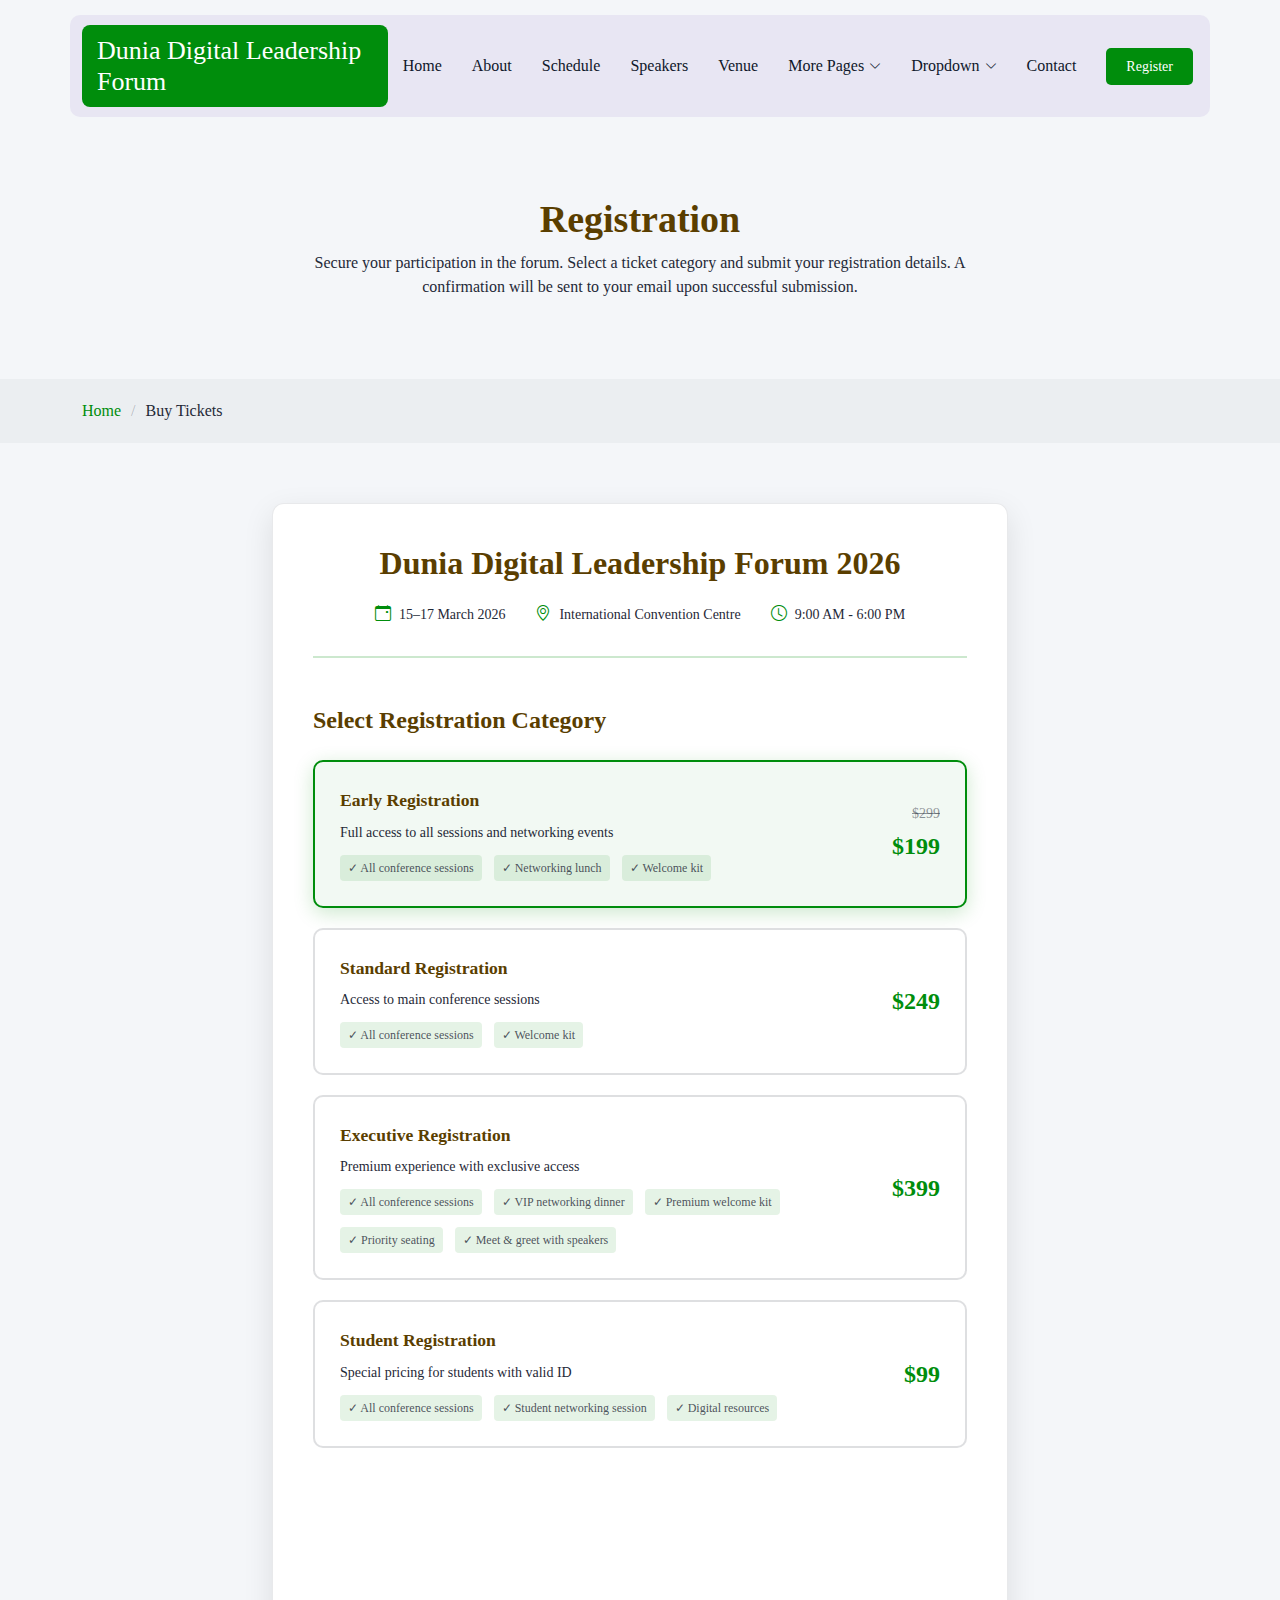
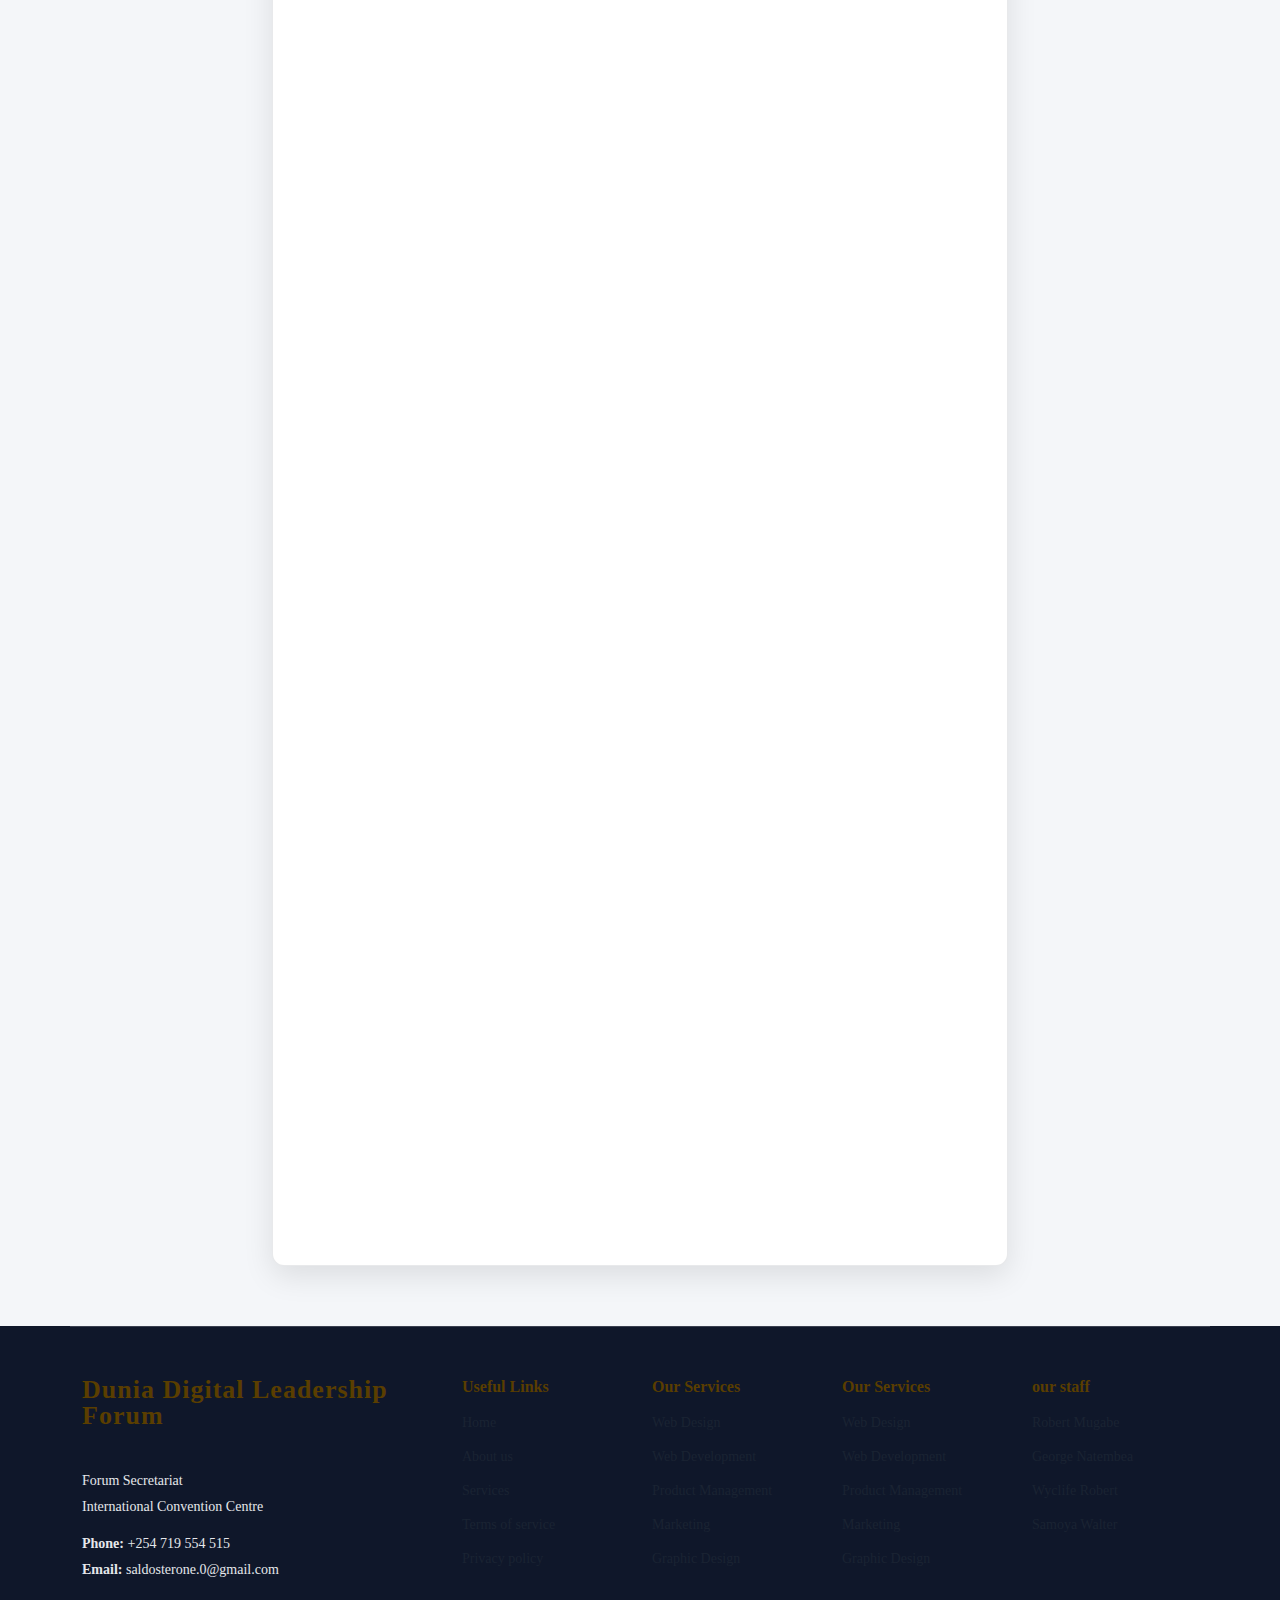
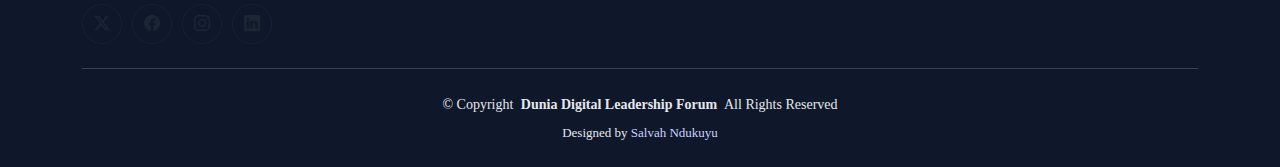
<file: buy-tickets.html>
<!DOCTYPE html>
<html lang="en">

<head>
  <meta charset="utf-8">
  <meta content="width=device-width, initial-scale=1.0" name="viewport">
  <title>Registration | Dunia Digital Leadership Forum 2026</title>
  <meta name="description" content="Global Digital Leadership Forum 2026: a high-level event for executives, policymakers, and technology leaders focused on innovation, governance, cybersecurity, and sustainable digital transformation.">
  <meta name="keywords" content="digital transformation, innovation, cybersecurity, governance, leadership, technology conference, forum">

  <!-- Favicons -->
  <link href="assets/img/favicon.png" rel="icon">
  

  <!-- Fonts -->
  <link href="https://fonts.googleapis.com" rel="preconnect">
  <link href="https://fonts.gstatic.com" rel="preconnect" crossorigin>
  <link href="https://fonts.googleapis.com/css2?family=Roboto:ital,wght@0,100;0,300;0,400;0,500;0,700;0,900;1,100;1,300;1,400;1,500;1,700;1,900&family=Rubik:ital,wght@0,300;0,400;0,500;0,600;0,700;0,800;0,900;1,300;1,400;1,500;1,600;1,700;1,800;1,900&family=Kanit:ital,wght@0,100;0,200;0,300;0,400;0,500;0,600;0,700;0,800;0,900;1,100;1,200;1,300;1,400;1,500;1,600;1,700;1,800;1,900&display=swap" rel="stylesheet">

  <!-- Vendor CSS Files -->
  <link href="assets/vendor/bootstrap/css/bootstrap.min.css" rel="stylesheet">
  <link href="assets/vendor/bootstrap-icons/bootstrap-icons.css" rel="stylesheet">
  <link href="assets/vendor/aos/aos.css" rel="stylesheet">
  <link href="assets/vendor/swiper/swiper-bundle.min.css" rel="stylesheet">
  <link href="assets/vendor/glightbox/css/glightbox.min.css" rel="stylesheet">

  <!-- Main CSS File -->
  <link href="assets/css/main.css" rel="stylesheet">

  <!-- =======================================================
  * Template Name: Eventix
  * Template URL: https://bootstrapmade.com/eventix-bootstrap-events-website-template/
  * Updated: Sep 06 2025 with Bootstrap v5.3.8
  * Author: BootstrapMade.com
  * License: https://bootstrapmade.com/license/
  ======================================================== -->
</head>

<body class="buy-tickets-page">

  <header id="header" class="header d-flex align-items-center sticky-top">
    <div class="header-container container-fluid container-xl position-relative d-flex align-items-center justify-content-between">

      <a href="index.html" class="logo d-flex align-items-center">
        <!-- Uncomment the line below if you also wish to use an image logo -->
        <!-- <img src="assets/img/logo.webp" alt=""> -->
        <h1 class="sitename">Dunia Digital Leadership Forum</h1>
      </a>

      <nav id="navmenu" class="navmenu">
        <ul>
          <li><a href="index.html">Home</a></li>
          <li><a href="#about">About</a></li>
          <li><a href="#schedule">Schedule</a></li>
          <li><a href="#speakers">Speakers</a></li>
          <li><a href="venue.html">Venue</a></li>
          <li class="dropdown"><a href="#"><span>More Pages</span> <i class="bi bi-chevron-down toggle-dropdown"></i></a>
            <ul>
              <li><a href="speaker-details.html">Speaker Details</a></li>
              <li><a href="buy-tickets.html" class="active">Register</a></li>
              <li><a href="terms.html">Terms</a></li>
              <li><a href="privacy.html">Privacy</a></li>
              <li><a href="404.html">404</a></li>
            </ul>
          </li>
          <li class="dropdown"><a href="#"><span>Dropdown</span> <i class="bi bi-chevron-down toggle-dropdown"></i></a>
            <ul>
              <li><a href="#">Dropdown 1</a></li>
              <li class="dropdown"><a href="#"><span>Deep Dropdown</span> <i class="bi bi-chevron-down toggle-dropdown"></i></a>
                <ul>
                  <li><a href="#">Deep Dropdown 1</a></li>
                  <li><a href="#">Deep Dropdown 2</a></li>
                  <li><a href="#">Deep Dropdown 3</a></li>
                  <li><a href="#">Deep Dropdown 4</a></li>
                  <li><a href="#">Deep Dropdown 5</a></li>
                </ul>
              </li>
              <li><a href="#">Dropdown 2</a></li>
              <li><a href="#">Dropdown 3</a></li>
              <li><a href="#">Dropdown 4</a></li>
            </ul>
          </li>
          <li><a href="contact.html">Contact</a></li>
        </ul>
        <i class="mobile-nav-toggle d-xl-none bi bi-list"></i>
      </nav>

      <a class="btn-getstarted" href="buy-tickets.html">Register</a>

    </div>
  </header>

  <main class="main">

    <!-- Page Title -->
    <div class="page-title">
      <div class="heading">
        <div class="container">
          <div class="row d-flex justify-content-center text-center">
            <div class="col-lg-8">
              <h1 class="heading-title">Registration</h1>
              <p class="mb-0">
                Secure your participation in the forum. Select a ticket category and submit your registration details. A confirmation will be sent to your email upon successful submission.
              </p>
            </div>
          </div>
        </div>
      </div>
      <nav class="breadcrumbs">
        <div class="container">
          <ol>
            <li><a href="index.html">Home</a></li>
            <li class="current">Buy Tickets</li>
          </ol>
        </div>
      </nav>
    </div><!-- End Page Title -->

    <!-- Buy Tickets Section -->
    <section id="buy-tickets" class="buy-tickets section">

      <div class="container" data-aos="fade-up" data-aos-delay="100">

        <div class="row justify-content-center">
          <div class="col-lg-8">

            <div class="ticket-form-wrapper" data-aos="fade-up" data-aos-delay="200">
              <div class="event-info mb-5">
                <h3>Dunia Digital Leadership Forum 2026</h3>
                <div class="event-details">
                  <div class="event-meta">
                    <span><i class="bi bi-calendar-event"></i> 15–17 March 2026</span>
                    <span><i class="bi bi-geo-alt"></i> International Convention Centre</span>
                    <span><i class="bi bi-clock"></i> 9:00 AM - 6:00 PM</span>
                  </div>
                </div>
              </div>

              <div class="ticket-types" data-aos="fade-up" data-aos-delay="300">
                <h4>Select Registration Category</h4>

                <div class="ticket-option">
                  <input type="radio" id="early-bird" name="ticket_type" value="early-bird" checked="">
                  <label for="early-bird" class="ticket-label">
                    <div class="ticket-info">
                      <div class="ticket-name">Early Registration</div>
                      <div class="ticket-description">Full access to all sessions and networking events</div>
                      <div class="ticket-benefits">
                        <span>✓ All conference sessions</span>
                        <span>✓ Networking lunch</span>
                        <span>✓ Welcome kit</span>
                      </div>
                    </div>
                    <div class="ticket-price">
                      <span class="original-price">$299</span>
                      <span class="current-price">$199</span>
                    </div>
                  </label>
                </div>

                <div class="ticket-option">
                  <input type="radio" id="standard" name="ticket_type" value="standard">
                  <label for="standard" class="ticket-label">
                    <div class="ticket-info">
                      <div class="ticket-name">Standard Registration</div>
                      <div class="ticket-description">Access to main conference sessions</div>
                      <div class="ticket-benefits">
                        <span>✓ All conference sessions</span>
                        <span>✓ Welcome kit</span>
                      </div>
                    </div>
                    <div class="ticket-price">
                      <span class="current-price">$249</span>
                    </div>
                  </label>
                </div>

                <div class="ticket-option">
                  <input type="radio" id="vip" name="ticket_type" value="vip">
                  <label for="vip" class="ticket-label">
                    <div class="ticket-info">
                      <div class="ticket-name">Executive Registration</div>
                      <div class="ticket-description">Premium experience with exclusive access</div>
                      <div class="ticket-benefits">
                        <span>✓ All conference sessions</span>
                        <span>✓ VIP networking dinner</span>
                        <span>✓ Premium welcome kit</span>
                        <span>✓ Priority seating</span>
                        <span>✓ Meet &amp; greet with speakers</span>
                      </div>
                    </div>
                    <div class="ticket-price">
                      <span class="current-price">$399</span>
                    </div>
                  </label>
                </div>

                <div class="ticket-option">
                  <input type="radio" id="student" name="ticket_type" value="student">
                  <label for="student" class="ticket-label">
                    <div class="ticket-info">
                      <div class="ticket-name">Student Registration</div>
                      <div class="ticket-description">Special pricing for students with valid ID</div>
                      <div class="ticket-benefits">
                        <span>✓ All conference sessions</span>
                        <span>✓ Student networking session</span>
                        <span>✓ Digital resources</span>
                      </div>
                    </div>
                    <div class="ticket-price">
                      <span class="current-price">$99</span>
                    </div>
                  </label>
                </div>
              </div>

              <form action="forms/buy-tickets.php" method="post" class="php-email-form ticket-form" data-aos="fade-up" data-aos-delay="400">

                <div class="row">
                  <div class="col-md-6">
                    <div class="form-group">
                      <label for="first_name">First Name *</label>
                      <input type="text" name="first_name" id="first_name" class="form-control" required="">
                    </div>
                  </div>
                  <div class="col-md-6">
                    <div class="form-group">
                      <label for="last_name">Last Name *</label>
                      <input type="text" name="last_name" id="last_name" class="form-control" required="">
                    </div>
                  </div>
                </div>

                <div class="row">
                  <div class="col-md-6">
                    <div class="form-group">
                      <label for="email">Email Address *</label>
                      <input type="email" name="email" id="email" class="form-control" required="">
                    </div>
                  </div>
                  <div class="col-md-6">
                    <div class="form-group">
                      <label for="phone">Phone Number</label>
                      <input type="tel" name="phone" id="phone" class="form-control">
                    </div>
                  </div>
                </div>

                <div class="row">
                  <div class="col-md-6">
                    <div class="form-group">
                      <label for="company">Company/Organization</label>
                      <input type="text" name="company" id="company" class="form-control">
                    </div>
                  </div>
                  <div class="col-md-6">
                    <div class="form-group">
                      <label for="job_title">Job Title</label>
                      <input type="text" name="job_title" id="job_title" class="form-control">
                    </div>
                  </div>
                </div>

                <div class="form-group">
                  <label for="quantity">Number of Tickets</label>
                  <select name="quantity" id="quantity" class="form-control" required="">
                    <option value="1">1 Ticket</option>
                    <option value="2">2 Tickets</option>
                    <option value="3">3 Tickets</option>
                    <option value="4">4 Tickets</option>
                    <option value="5">5 Tickets</option>
                    <option value="more">More than 5 (Contact us)</option>
                  </select>
                </div>

                <div class="form-group">
                  <label for="dietary">Dietary Restrictions (Optional)</label>
                  <textarea name="dietary" id="dietary" rows="3" class="form-control" placeholder="Please specify any dietary restrictions or food allergies"></textarea>
                </div>

                <div class="form-group">
                  <label for="special_requests">Special Requests (Optional)</label>
                  <textarea name="special_requests" id="special_requests" rows="3" class="form-control" placeholder="Any special accommodation requests or additional information"></textarea>
                </div>

                <div class="pricing-summary" data-aos="fade-up" data-aos-delay="500">
                  <h5>Order Summary</h5>
                  <div class="summary-row">
                    <span>Selected Ticket:</span>
                    <span class="ticket-name-display">Early Registration</span>
                  </div>
                  <div class="summary-row">
                    <span>Quantity:</span>
                    <span class="quantity-display">1</span>
                  </div>
                  <div class="summary-row">
                    <span>Unit Price:</span>
                    <span class="unit-price-display">$199</span>
                  </div>
                  <div class="summary-row total">
                    <span>Total Amount:</span>
                    <span class="total-price">$199</span>
                  </div>
                  <div class="tax-note">*Prices are indicative and may be updated in the final confirmation</div>
                </div>

                <div class="terms-checkbox">
                  <input type="checkbox" id="terms" name="terms" required="">
                  <label for="terms">I agree to the <a href="#" target="_blank">Terms and Conditions</a> and <a href="#" target="_blank">Privacy Policy</a> *</label>
                </div>

                <div class="newsletter-checkbox">
                  <input type="checkbox" id="newsletter" name="newsletter">
                  <label for="newsletter">Subscribe to our newsletter for event updates and future conferences</label>
                </div>

                <div class="loading">Loading</div>
                <div class="error-message"></div>
                <div class="sent-message">Your ticket booking request has been submitted. You will receive a confirmation email shortly!</div>

                <div class="form-submit">
                  <button type="submit" class="btn-submit">
                    <i class="bi bi-credit-card me-2"></i>
                    Submit Registration
                  </button>
                </div>

              </form>

              <div class="security-info" data-aos="fade-up" data-aos-delay="600">
                <div class="security-badges">
                  <div class="badge-item">
                    <i class="bi bi-shield-check"></i>
                    <span>Secure Payment</span>
                  </div>
                  <div class="badge-item">
                    <i class="bi bi-lock"></i>
                    <span>SSL Encrypted</span>
                  </div>
                  <div class="badge-item">
                    <i class="bi bi-arrow-clockwise"></i>
                    <span>Full Refund Available</span>
                  </div>
                </div>
                <div class="payment-methods">
                  <span class="payment-label">We Accept:</span>
                  <div class="payment-icons">
                    <i class="bi bi-credit-card"></i>
                    <i class="bi bi-paypal"></i>
                    <span class="payment-text">Visa, MasterCard, AmEx, PayPal</span>
                  </div>
                </div>
              </div>

            </div>

          </div>
        </div>

      </div>

    </section><!-- /Buy Tickets Section -->

  </main>

  <footer id="footer" class="footer position-relative light-background">

    <div class="container footer-top">
      <div class="row gy-4">
        <div class="col-lg-4 col-md-6 footer-about">
          <a href="index.html" class="logo d-flex align-items-center">
            <span class="sitename">Dunia Digital Leadership Forum</span>
          </a>
          <div class="footer-contact pt-3">
            <p>Forum Secretariat</p>
            <p>International Convention Centre</p>
            <p class="mt-3"><strong>Phone:</strong> <span>+254 719 554 515</span></p>
            <p><strong>Email:</strong> <span>saldosterone.0@gmail.com</span></p>
          </div>
          <div class="social-links d-flex mt-4">
            <a href=""><i class="bi bi-twitter-x"></i></a>
            <a href=""><i class="bi bi-facebook"></i></a>
            <a href=""><i class="bi bi-instagram"></i></a>
            <a href=""><i class="bi bi-linkedin"></i></a>
          </div>
        </div>

        <div class="col-lg-2 col-md-3 footer-links">
          <h4>Useful Links</h4>
          <ul>
            <li><a href="#">Home</a></li>
            <li><a href="#">About us</a></li>
            <li><a href="#">Services</a></li>
            <li><a href="#">Terms of service</a></li>
            <li><a href="#">Privacy policy</a></li>
          </ul>
        </div>

        <div class="col-lg-2 col-md-3 footer-links">
          <h4>Our Services</h4>
          <ul>
            <li><a href="#">Web Design</a></li>
            <li><a href="#">Web Development</a></li>
            <li><a href="#">Product Management</a></li>
            <li><a href="#">Marketing</a></li>
            <li><a href="#">Graphic Design</a></li>
          </ul>
        </div>

       <div class="col-lg-2 col-md-3 footer-links">
          <h4>Our Services</h4>
          <ul>
            <li><a href="#">Web Design</a></li>
            <li><a href="#">Web Development</a></li>
            <li><a href="#">Product Management</a></li>
            <li><a href="#">Marketing</a></li>
            <li><a href="#">Graphic Design</a></li>
          </ul>
        </div>

        <div class="col-lg-2 col-md-3 footer-links">
          <h4>our staff</h4>
          <ul>
            <li><a href="#">Robert Mugabe</a></li>
            <li><a href="#">George Natembea</a></li>
            <li><a href="#">Wyclife Robert</a></li>
            <li><a href="#">Samoya Walter</a></li>
          </ul>

      </div>
    </div>

    <div class="container copyright text-center mt-4">
      <p>© <span>Copyright</span> <strong class="px-1 sitename">Dunia Digital Leadership Forum</strong> <span>All Rights Reserved</span></p>
      <div class="credits">
        <!-- All the links in the footer should remain intact. -->
        <!-- You can delete the links only if you've purchased the pro version. -->
        <!-- Purchase the pro version with working PHP/AJAX contact form: [buy-url] -->
        Designed by <a href ="404.html">Salvah Ndukuyu</a>
      </div>
    </div>

  </footer>

  <!-- Scroll Top -->
  <a href="#" id="scroll-top" class="scroll-top d-flex align-items-center justify-content-center"><i class="bi bi-arrow-up-short"></i></a>

  <!-- Preloader -->
  <div id="preloader"></div>

  <!-- Vendor JS Files -->
  <script src="assets/vendor/bootstrap/js/bootstrap.bundle.min.js"></script>
  <script src="assets/vendor/php-email-form/validate.js"></script>
  <script src="assets/vendor/aos/aos.js"></script>
  <script src="assets/vendor/purecounter/purecounter_vanilla.js"></script>
  <script src="assets/vendor/imagesloaded/imagesloaded.pkgd.min.js"></script>
  <script src="assets/vendor/isotope-layout/isotope.pkgd.min.js"></script>
  <script src="assets/vendor/swiper/swiper-bundle.min.js"></script>
  <script src="assets/vendor/glightbox/js/glightbox.min.js"></script>

  <!-- Main JS File -->
  <script src="assets/js/main.js"></script>

</body>

</html>
</file>
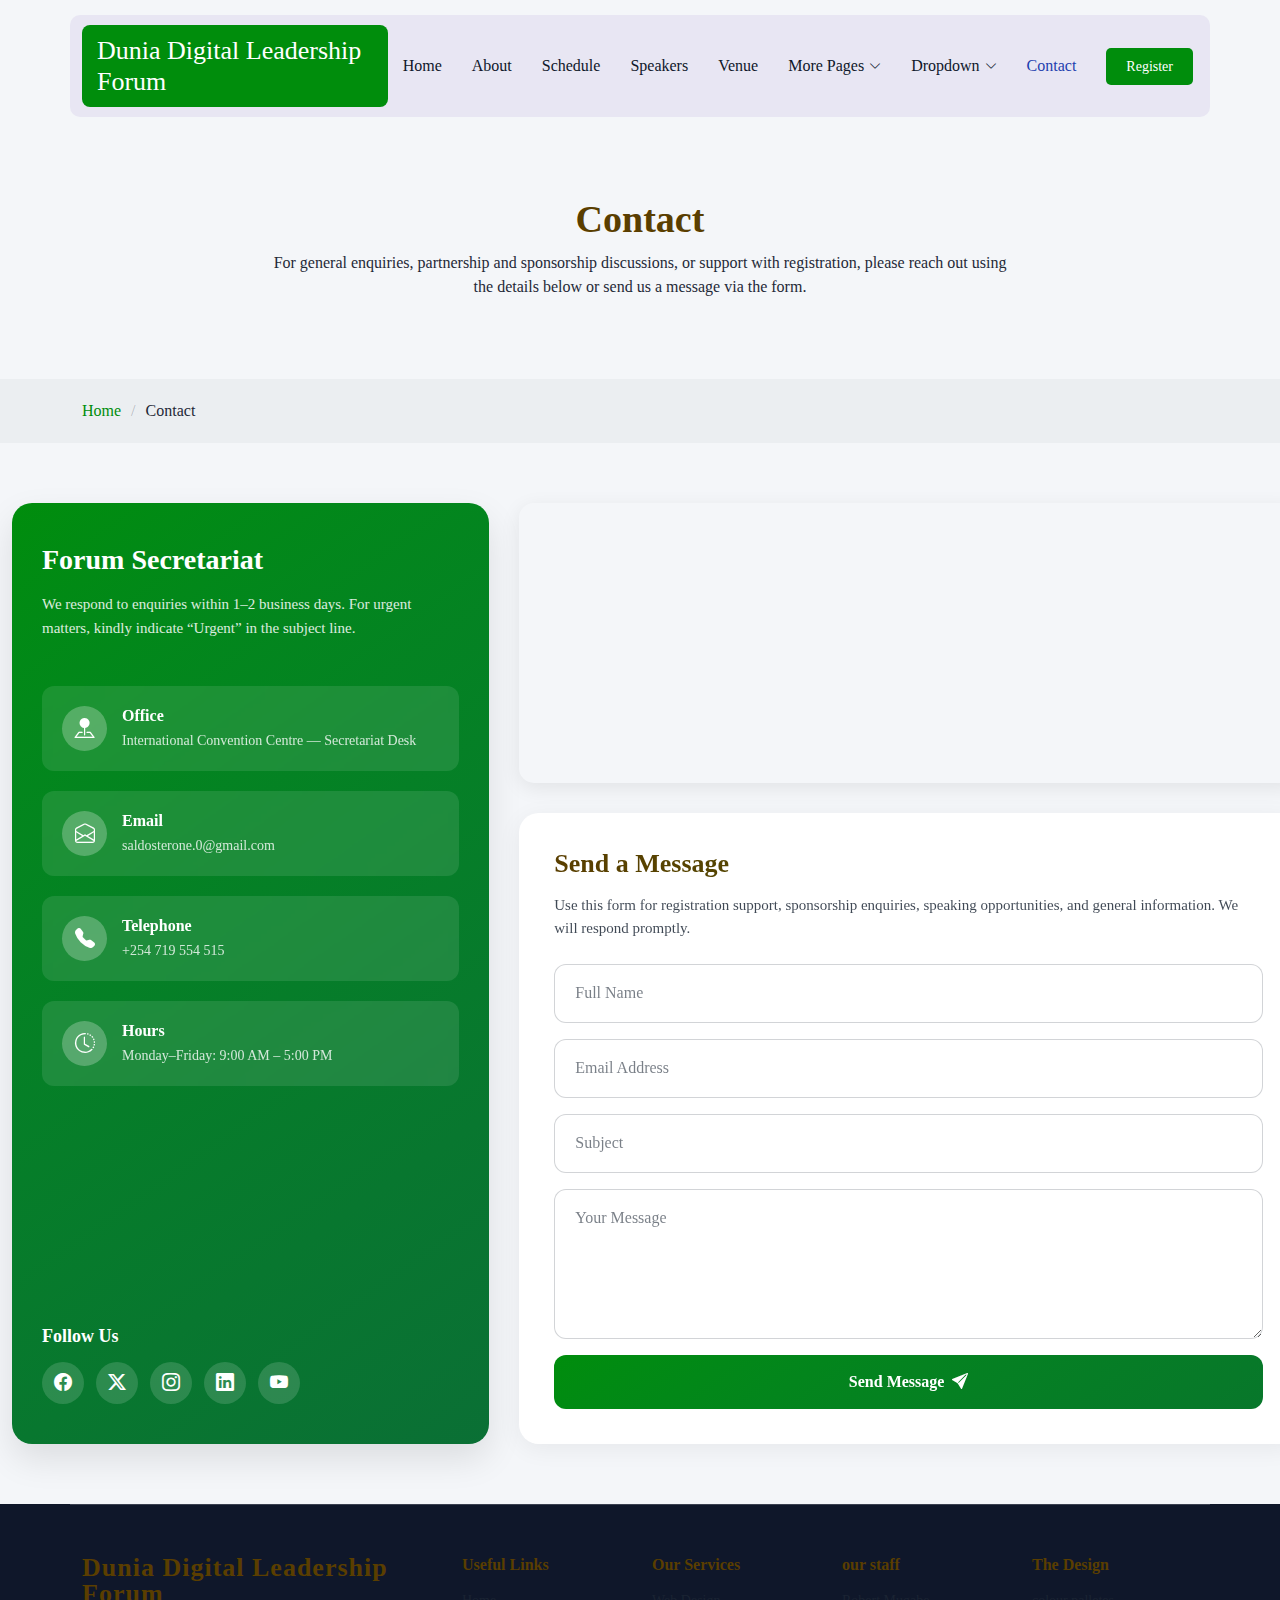
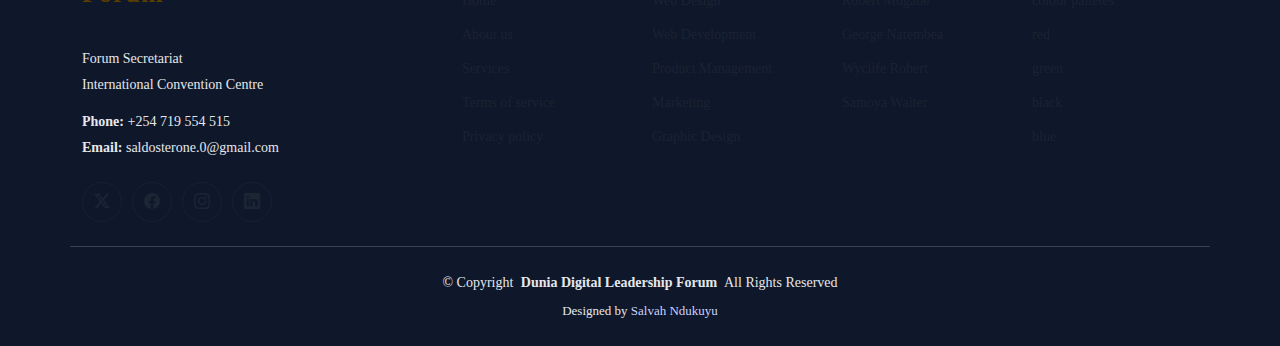
<file: contact.html>
<!DOCTYPE html>
<html lang="en">

<head>
  <meta charset="utf-8">
  <meta content="width=device-width, initial-scale=1.0" name="viewport">
  <title>Contact | Dunia Digital Leadership Forum 2026</title>
  <meta name="description" content="Global Digital Leadership Forum 2026: a high-level event for executives, policymakers, and technology leaders focused on innovation, governance, cybersecurity, and sustainable digital transformation.">
  <meta name="keywords" content="digital transformation, innovation, cybersecurity, governance, leadership, technology conference, forum">

  <!-- Favicons -->
  <link href="assets/img/favicon.png" rel="icon">
  

  <!-- Fonts -->
  <link href="https://fonts.googleapis.com" rel="preconnect">
  <link href="https://fonts.gstatic.com" rel="preconnect" crossorigin>
  <link href="https://fonts.googleapis.com/css2?family=Roboto:ital,wght@0,100;0,300;0,400;0,500;0,700;0,900;1,100;1,300;1,400;1,500;1,700;1,900&family=Rubik:ital,wght@0,300;0,400;0,500;0,600;0,700;0,800;0,900;1,300;1,400;1,500;1,600;1,700;1,800;1,900&family=Kanit:ital,wght@0,100;0,200;0,300;0,400;0,500;0,600;0,700;0,800;0,900;1,100;1,200;1,300;1,400;1,500;1,600;1,700;1,800;1,900&display=swap" rel="stylesheet">

  <!-- Vendor CSS Files -->
  <link href="assets/vendor/bootstrap/css/bootstrap.min.css" rel="stylesheet">
  <link href="assets/vendor/bootstrap-icons/bootstrap-icons.css" rel="stylesheet">
  <link href="assets/vendor/aos/aos.css" rel="stylesheet">
  <link href="assets/vendor/swiper/swiper-bundle.min.css" rel="stylesheet">
  <link href="assets/vendor/glightbox/css/glightbox.min.css" rel="stylesheet">

  <!-- Main CSS File -->
  <link href="assets/css/main.css" rel="stylesheet">

  <!-- =======================================================
  * Template Name: Eventix
  * Template URL: https://bootstrapmade.com/eventix-bootstrap-events-website-template/
  * Updated: Sep 06 2025 with Bootstrap v5.3.8
  * Author: BootstrapMade.com
  * License: https://bootstrapmade.com/license/
  ======================================================== -->
</head>

<body class="contact-page">

  <header id="header" class="header d-flex align-items-center sticky-top">
    <div class="header-container container-fluid container-xl position-relative d-flex align-items-center justify-content-between">

      <a href="index.html" class="logo d-flex align-items-center">
        <!-- Uncomment the line below if you also wish to use an image logo -->
        <!-- <img src="assets/img/logo.webp" alt=""> -->
        <h1 class="sitename">Dunia Digital Leadership Forum</h1>
      </a>

      <nav id="navmenu" class="navmenu">
        <ul>
          <li><a href="index.html">Home</a></li>
          <li><a href="#about">About</a></li>
          <li><a href="#schedule">Schedule</a></li>
          <li><a href="#speakers">Speakers</a></li>
          <li><a href="venue.html">Venue</a></li>
          <li class="dropdown"><a href="#"><span>More Pages</span> <i class="bi bi-chevron-down toggle-dropdown"></i></a>
            <ul>
              <li><a href="speaker-details.html">Speaker Details</a></li>
              <li><a href="buy-tickets.html">Buy Tickets</a></li>
              <li><a href="terms.html">Terms</a></li>
              <li><a href="privacy.html">Privacy</a></li>
              <li><a href="404.html">404</a></li>
            </ul>
          </li>
          <li class="dropdown"><a href="#"><span>Dropdown</span> <i class="bi bi-chevron-down toggle-dropdown"></i></a>
            <ul>
              <li><a href="#">Dropdown 1</a></li>
              <li class="dropdown"><a href="#"><span>Deep Dropdown</span> <i class="bi bi-chevron-down toggle-dropdown"></i></a>
                <ul>
                  <li><a href="#">Deep Dropdown 1</a></li>
                  <li><a href="#">Deep Dropdown 2</a></li>
                  <li><a href="#">Deep Dropdown 3</a></li>
                  <li><a href="#">Deep Dropdown 4</a></li>
                  <li><a href="#">Deep Dropdown 5</a></li>
                </ul>
              </li>
              <li><a href="#">Dropdown 2</a></li>
              <li><a href="#">Dropdown 3</a></li>
              <li><a href="#">Dropdown 4</a></li>
            </ul>
          </li>
          <li><a href="contact.html" class="active">Contact</a></li>
        </ul>
        <i class="mobile-nav-toggle d-xl-none bi bi-list"></i>
      </nav>

      <a class="btn-getstarted" href="buy-tickets.html">Register</a>

    </div>
  </header>

  <main class="main">

    <!-- Page Title -->
    <div class="page-title">
      <div class="heading">
        <div class="container">
          <div class="row d-flex justify-content-center text-center">
            <div class="col-lg-8">
              <h1 class="heading-title">Contact</h1>
              <p class="mb-0">
                For general enquiries, partnership and sponsorship discussions, or support with registration, please reach out using the details below or send us a message via the form.
              </p>
            </div>
          </div>
        </div>
      </div>
      <nav class="breadcrumbs">
        <div class="container">
          <ol>
            <li><a href="index.html">Home</a></li>
            <li class="current">Contact</li>
          </ol>
        </div>
      </nav>
    </div><!-- End Page Title -->

    <!-- Contact Section -->
    <section id="contact" class="contact section">

      <div class="container">
        <div class="contact-wrapper">
          <div class="contact-info-panel">
            <div class="contact-info-header">
              <h3>Forum Secretariat</h3>
              <p>We respond to enquiries within 1–2 business days. For urgent matters, kindly indicate “Urgent” in the subject line.</p>
            </div>

            <div class="contact-info-cards">
              <div class="info-card">
                <div class="icon-container">
                  <i class="bi bi-pin-map-fill"></i>
                </div>
                <div class="card-content">
                  <h4>Office</h4>
                  <p>International Convention Centre — Secretariat Desk</p>
                </div>
              </div>

              <div class="info-card">
                <div class="icon-container">
                  <i class="bi bi-envelope-open"></i>
                </div>
                <div class="card-content">
                  <h4>Email</h4>
                  <p>saldosterone.0@gmail.com</p>
                </div>
              </div>

              <div class="info-card">
                <div class="icon-container">
                  <i class="bi bi-telephone-fill"></i>
                </div>
                <div class="card-content">
                  <h4>Telephone</h4>
                  <p>+254 719 554 515</p>
                </div>
              </div>

              <div class="info-card">
                <div class="icon-container">
                  <i class="bi bi-clock-history"></i>
                </div>
                <div class="card-content">
                  <h4>Hours</h4>
                  <p>Monday–Friday: 9:00 AM – 5:00 PM</p>
                </div>
              </div>
            </div>

            <div class="social-links-panel">
              <h5>Follow Us</h5>
              <div class="social-icons">
                <a href="#"><i class="bi bi-facebook"></i></a>
                <a href="#"><i class="bi bi-twitter-x"></i></a>
                <a href="#"><i class="bi bi-instagram"></i></a>
                <a href="#"><i class="bi bi-linkedin"></i></a>
                <a href="#"><i class="bi bi-youtube"></i></a>
              </div>
            </div>
          </div>

          <div class="contact-form-panel">
            <div class="map-container">
              <iframe src="https://www.google.com/maps/embed?pb=!1m18!1m12!1m3!1d3713.5743590321367!2d36.79584467646155!3d-1.2647554322847483!2m3!1f0!2f0!3f0!3m2!1i1024!2i768!4f13.1!3m3!1m2!1s0x182f1741d28f6777%3A0xc89ebb559b0da912!2seMobilis%20Technology%20Training%20Institute!5e1!3m2!1sen!2ske!4v1769859615287!5m2!1sen!2ske" width="100%" height="100%" style="border:0;" allowfullscreen="" loading="lazy" referrerpolicy="no-referrer-when-downgrade"></iframe>
            </div>

            <div class="form-container">
              <h3>Send a Message</h3>
              <p>Use this form for registration support, sponsorship enquiries, speaking opportunities, and general information. We will respond promptly.</p>

              <form action="forms/contact.php" method="post" class="php-email-form">
                <div class="form-floating mb-3">
                  <input type="text" class="form-control" id="nameInput" name="name" placeholder="Full Name" required="">
                  <label for="nameInput">Full Name</label>
                </div>

                <div class="form-floating mb-3">
                  <input type="email" class="form-control" id="emailInput" name="email" placeholder="Email Address" required="">
                  <label for="emailInput">Email Address</label>
                </div>

                <div class="form-floating mb-3">
                  <input type="text" class="form-control" id="subjectInput" name="subject" placeholder="Subject" required="">
                  <label for="subjectInput">Subject</label>
                </div>

                <div class="form-floating mb-3">
                  <textarea class="form-control" id="messageInput" name="message" rows="5" placeholder="Your Message" style="height: 150px" required=""></textarea>
                  <label for="messageInput">Your Message</label>
                </div>

                <div class="my-3">
                  <div class="loading">Loading</div>
                  <div class="error-message"></div>
                  <div class="sent-message">Your message has been sent. Thank you!</div>
                </div>

                <div class="d-grid">
                  <button type="submit" class="btn-submit">Send Message <i class="bi bi-send-fill ms-2"></i></button>
                </div>
              </form>
            </div>
          </div>
        </div>
      </div>
    </section><!-- /Contact Section -->

  </main>

  <footer id="footer" class="footer position-relative light-background">

    <div class="container footer-top">
      <div class="row gy-4">
        <div class="col-lg-4 col-md-6 footer-about">
          <a href="index.html" class="logo d-flex align-items-center">
            <span class="sitename">Dunia Digital Leadership Forum</span>
          </a>
          <div class="footer-contact pt-3">
            <p>Forum Secretariat</p>
            <p>International Convention Centre</p>
            <p class="mt-3"><strong>Phone:</strong> <span>+254 719 554 515</span></p>
            <p><strong>Email:</strong> <span>saldosterone.0@gmail.com</span></p>
          </div>
          <div class="social-links d-flex mt-4">
            <a href=""><i class="bi bi-twitter-x"></i></a>
            <a href=""><i class="bi bi-facebook"></i></a>
            <a href=""><i class="bi bi-instagram"></i></a>
            <a href=""><i class="bi bi-linkedin"></i></a>
          </div>
        </div>

        <div class="col-lg-2 col-md-3 footer-links">
          <h4>Useful Links</h4>
          <ul>
            <li><a href="#">Home</a></li>
            <li><a href="#">About us</a></li>
            <li><a href="#">Services</a></li>
            <li><a href="#">Terms of service</a></li>
            <li><a href="#">Privacy policy</a></li>
          </ul>
        </div>

        <div class="col-lg-2 col-md-3 footer-links">
          <h4>Our Services</h4>
          <ul>
            <li><a href="#">Web Design</a></li>
            <li><a href="#">Web Development</a></li>
            <li><a href="#">Product Management</a></li>
            <li><a href="#">Marketing</a></li>
            <li><a href="#">Graphic Design</a></li>
          </ul>
        </div>

        <div class="col-lg-2 col-md-3 footer-links">
          <h4>our staff</h4>
          <ul>
            <li><a href="#">Robert Mugabe</a></li>
            <li><a href="#">George Natembea</a></li>
            <li><a href="#">Wyclife Robert</a></li>
            <li><a href="#">Samoya Walter</a></li>
          </ul>
        </div>

        <div class="col-lg-2 col-md-3 footer-links">
          <h4>The Design</h4>
          <ul>
            <li><a href="#">colour palletes</a></li>
            <li><a href="#">red</a></li>
            <li><a href="#">green</a></li>
            <li><a href="#">black</a></li>
            <li><a href="#">blue</a></li>
          </ul>
        </div>

      </div>
    </div>

    <div class="container copyright text-center mt-4">
      <p>© <span>Copyright</span> <strong class="px-1 sitename">Dunia Digital Leadership Forum</strong> <span>All Rights Reserved</span></p>
      <div class="credits">
        <!-- All the links in the footer should remain intact. -->
        <!-- You can delete the links only if you've purchased the pro version. -->
        <!-- Purchase the pro version with working PHP/AJAX contact form: [buy-url] -->
        Designed by <a href="404.html">Salvah Ndukuyu</a> 
      </div>
    </div>

  </footer>

  <!-- Scroll Top -->
  <a href="#" id="scroll-top" class="scroll-top d-flex align-items-center justify-content-center"><i class="bi bi-arrow-up-short"></i></a>

  <!-- Preloader -->
  <div id="preloader"></div>

  <!-- Vendor JS Files -->
  <script src="assets/vendor/bootstrap/js/bootstrap.bundle.min.js"></script>
  <script src="assets/vendor/php-email-form/validate.js"></script>
  <script src="assets/vendor/aos/aos.js"></script>
  <script src="assets/vendor/purecounter/purecounter_vanilla.js"></script>
  <script src="assets/vendor/imagesloaded/imagesloaded.pkgd.min.js"></script>
  <script src="assets/vendor/isotope-layout/isotope.pkgd.min.js"></script>
  <script src="assets/vendor/swiper/swiper-bundle.min.js"></script>
  <script src="assets/vendor/glightbox/js/glightbox.min.js"></script>

  <!-- Main JS File -->
  <script src="assets/js/main.js"></script>

</body>

</html>
</file>
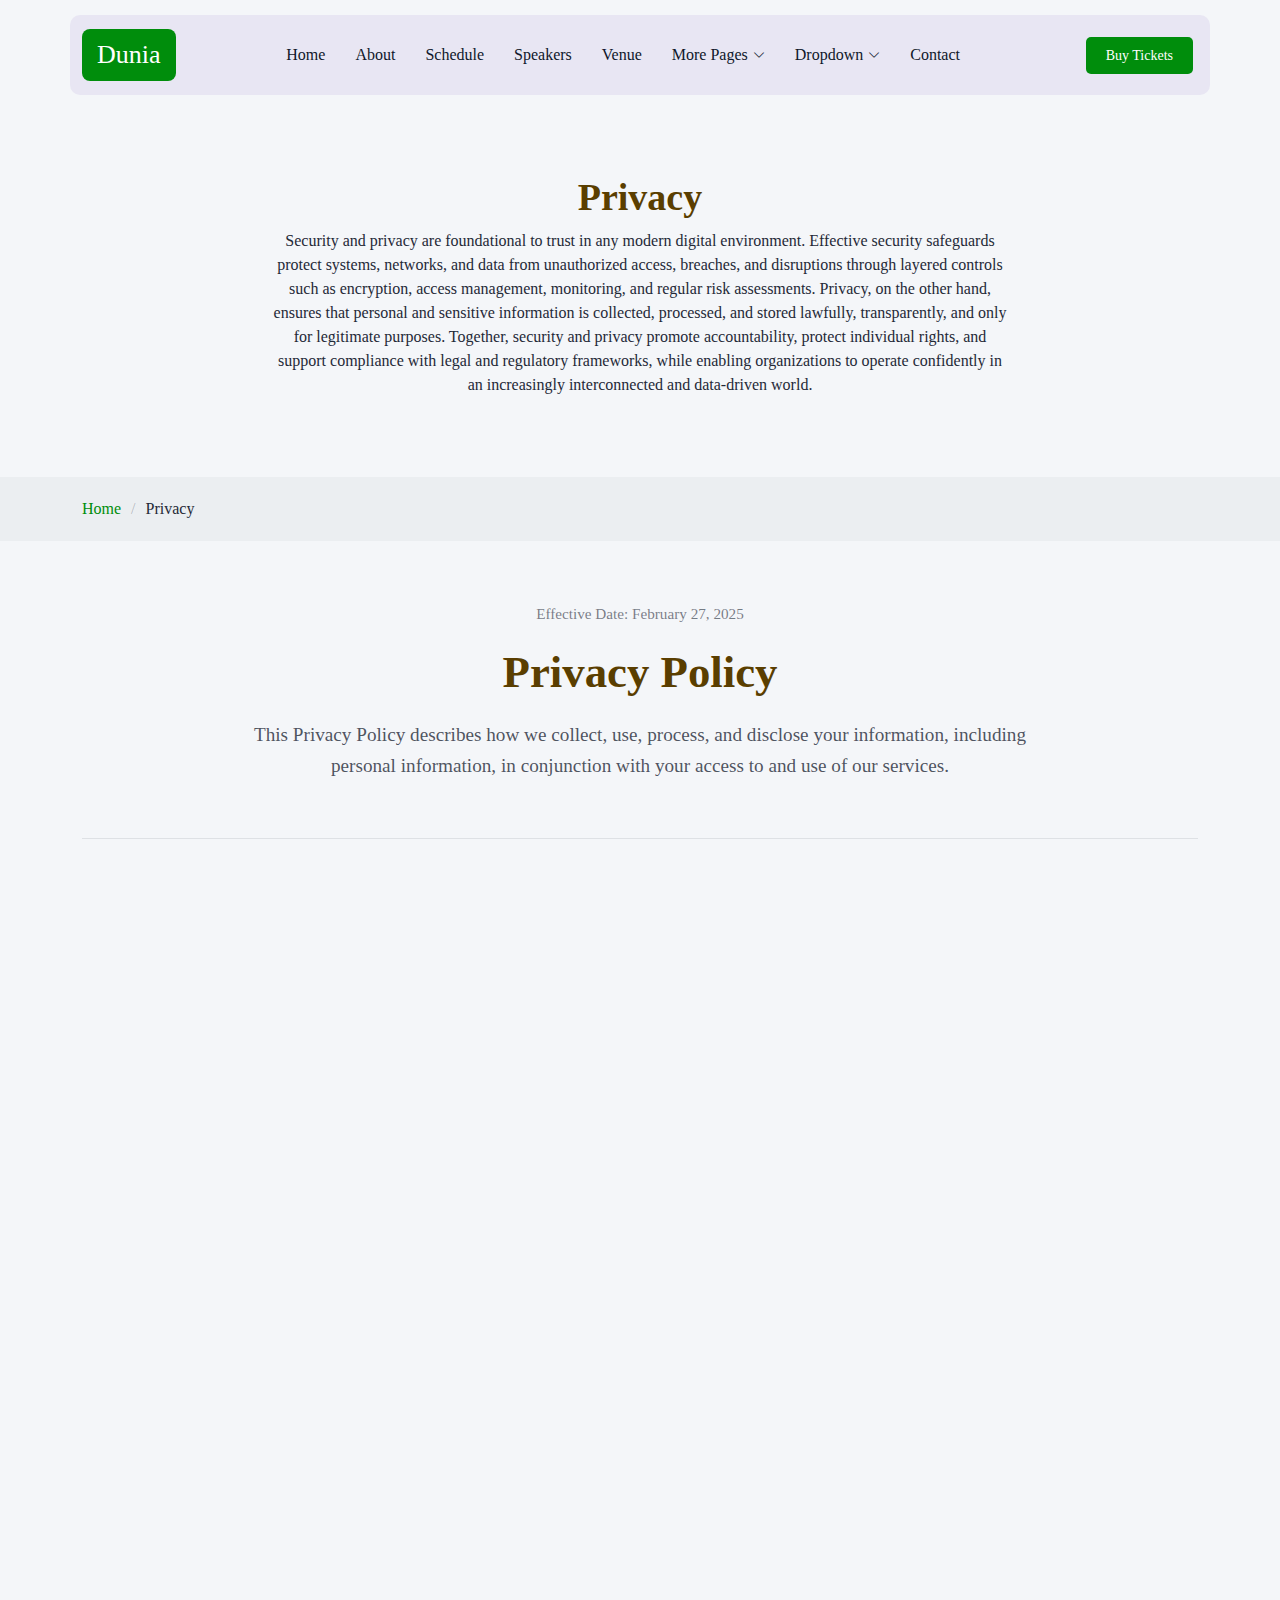
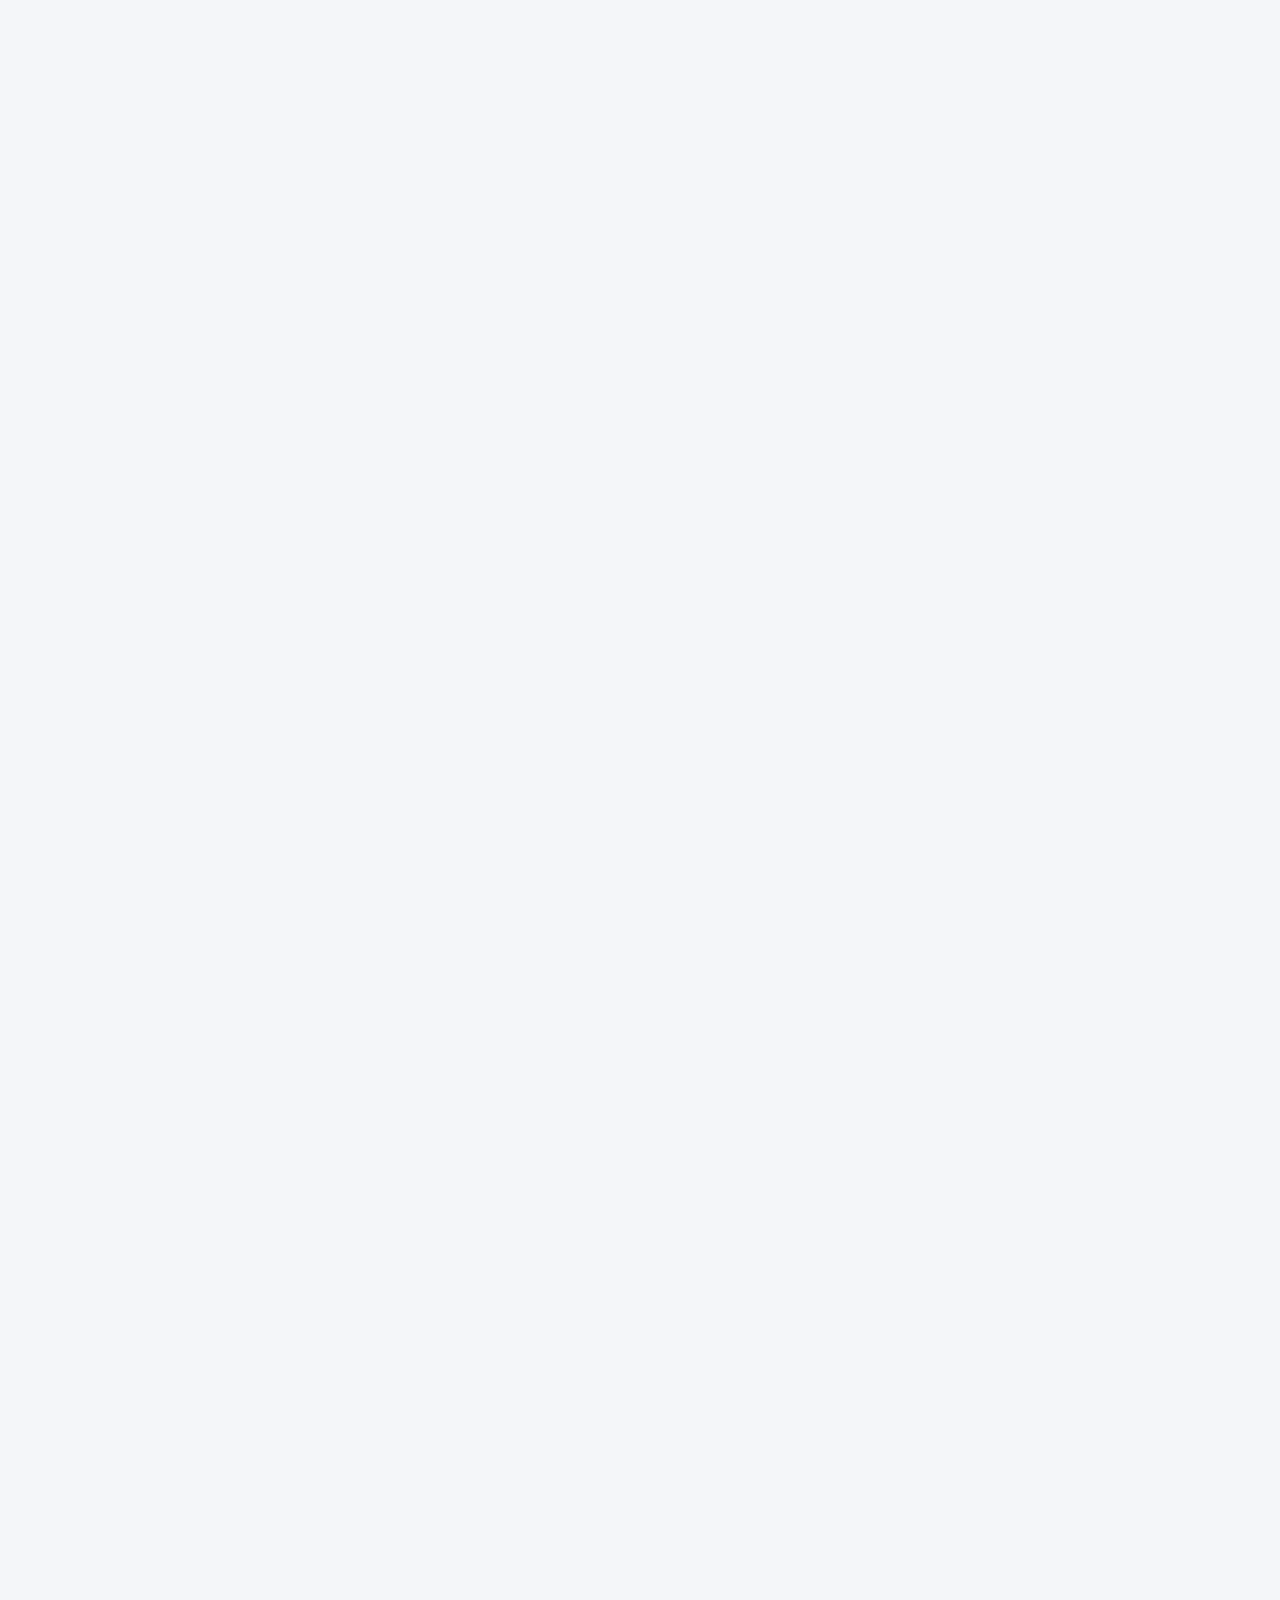
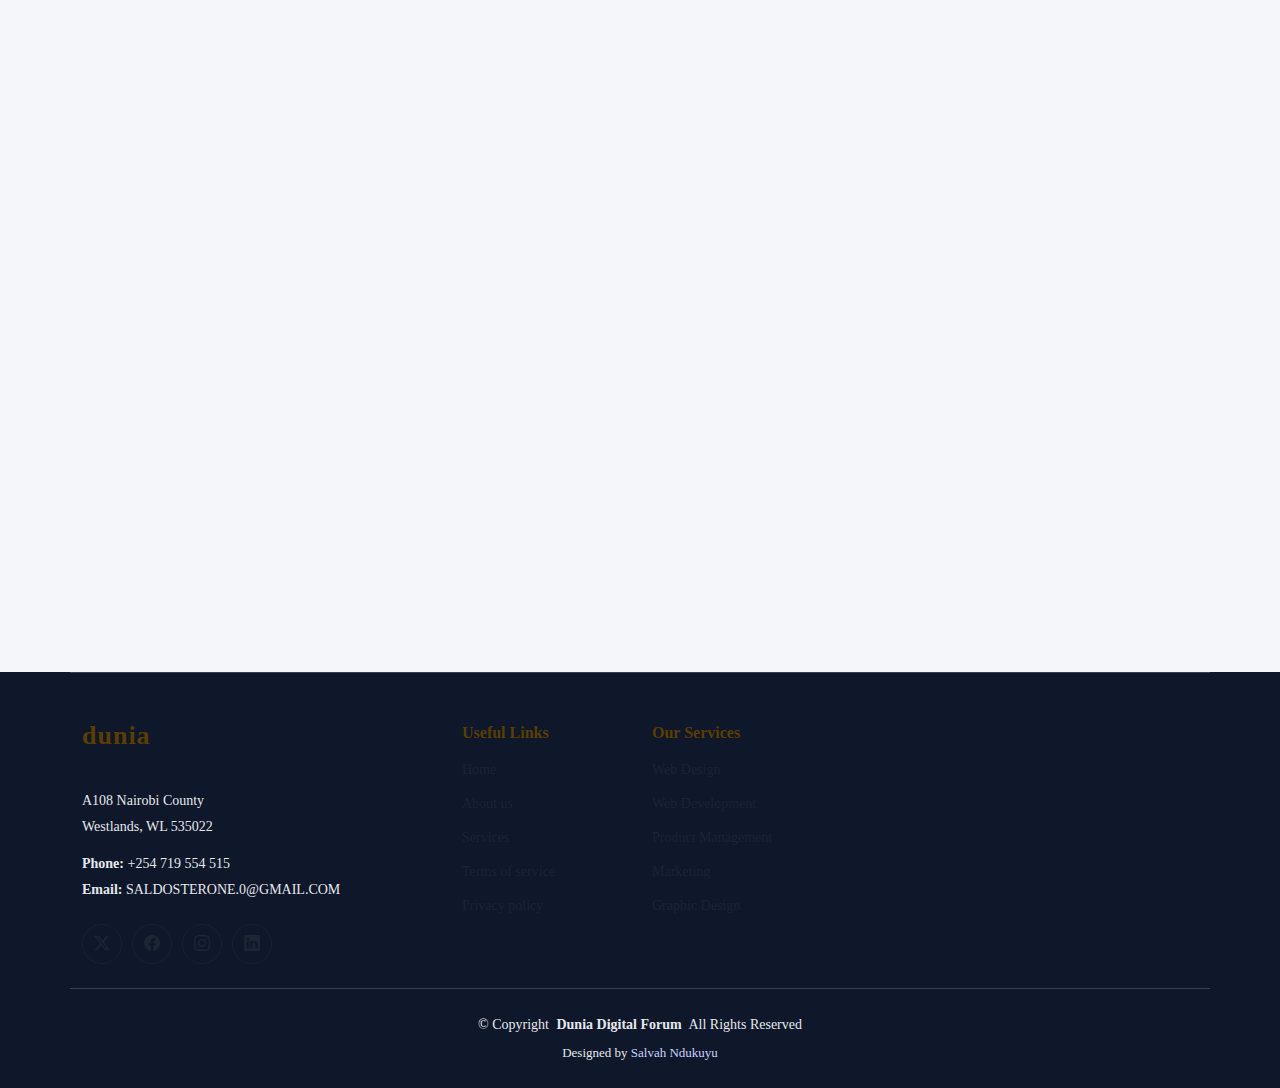
<file: privacy.html>
<!DOCTYPE html>
<html lang="en">

<head>
  <meta charset="utf-8">
  <meta content="width=device-width, initial-scale=1.0" name="viewport">
  <title>Privacy</title>
  <meta name="description" content="">
  <meta name="keywords" content="">

  <!-- Favicons -->
  <link href="assets/img/favicon.png" rel="icon">
 

  <!-- Fonts -->
  <link href="https://fonts.googleapis.com" rel="preconnect">
  <link href="https://fonts.gstatic.com" rel="preconnect" crossorigin>
  <link href="https://fonts.googleapis.com/css2?family=Roboto:ital,wght@0,100;0,300;0,400;0,500;0,700;0,900;1,100;1,300;1,400;1,500;1,700;1,900&family=Rubik:ital,wght@0,300;0,400;0,500;0,600;0,700;0,800;0,900;1,300;1,400;1,500;1,600;1,700;1,800;1,900&family=Kanit:ital,wght@0,100;0,200;0,300;0,400;0,500;0,600;0,700;0,800;0,900;1,100;1,200;1,300;1,400;1,500;1,600;1,700;1,800;1,900&display=swap" rel="stylesheet">

  <!-- Vendor CSS Files -->
  <link href="assets/vendor/bootstrap/css/bootstrap.min.css" rel="stylesheet">
  <link href="assets/vendor/bootstrap-icons/bootstrap-icons.css" rel="stylesheet">
  <link href="assets/vendor/aos/aos.css" rel="stylesheet">
  <link href="assets/vendor/swiper/swiper-bundle.min.css" rel="stylesheet">
  <link href="assets/vendor/glightbox/css/glightbox.min.css" rel="stylesheet">

  <!-- Main CSS File -->
  <link href="assets/css/main.css" rel="stylesheet">

</head>

<body class="privacy-page">

  <header id="header" class="header d-flex align-items-center sticky-top">
    <div class="header-container container-fluid container-xl position-relative d-flex align-items-center justify-content-between">

      <a href="index.html" class="logo d-flex align-items-center">
        <!-- Uncomment the line below if you also wish to use an image logo -->
        <!-- <img src="assets/img/logo.webp" alt=""> -->
        <h1 class="sitename">Dunia</h1>
      </a>

      <nav id="navmenu" class="navmenu">
        <ul>
          <li><a href="index.html">Home</a></li>
          <li><a href="#about">About</a></li>
          <li><a href="#schedule">Schedule</a></li>
          <li><a href="#speakers">Speakers</a></li>
          <li><a href="venue.html">Venue</a></li>
          <li class="dropdown"><a href="#"><span>More Pages</span> <i class="bi bi-chevron-down toggle-dropdown"></i></a>
            <ul>
              <li><a href="speaker-details.html">Speaker Details</a></li>
              <li><a href="buy-tickets.html">Buy Tickets</a></li>
              <li><a href="terms.html">Terms</a></li>
              <li><a href="privacy.html" class="active">Privacy</a></li>
              <li><a href="404.html">404</a></li>
            </ul>
          </li>
          <li class="dropdown"><a href="#"><span>Dropdown</span> <i class="bi bi-chevron-down toggle-dropdown"></i></a>
            <ul>
              <li><a href="#">Dropdown 1</a></li>
              <li class="dropdown"><a href="#"><span>Deep Dropdown</span> <i class="bi bi-chevron-down toggle-dropdown"></i></a>
                <ul>
                  <li><a href="#">Deep Dropdown 1</a></li>
                  <li><a href="#">Deep Dropdown 2</a></li>
                  <li><a href="#">Deep Dropdown 3</a></li>
                  <li><a href="#">Deep Dropdown 4</a></li>
                  <li><a href="#">Deep Dropdown 5</a></li>
                </ul>
              </li>
              <li><a href="#">Dropdown 2</a></li>
              <li><a href="#">Dropdown 3</a></li>
              <li><a href="#">Dropdown 4</a></li>
            </ul>
          </li>
          <li><a href="contact.html">Contact</a></li>
        </ul>
        <i class="mobile-nav-toggle d-xl-none bi bi-list"></i>
      </nav>

      <a class="btn-getstarted" href="buy-tickets.html">Buy Tickets</a>

    </div>
  </header>

  <main class="main">

    <!-- Page Title -->
    <div class="page-title">
      <div class="heading">
        <div class="container">
          <div class="row d-flex justify-content-center text-center">
            <div class="col-lg-8">
              <h1 class="heading-title">Privacy</h1>
              <p class="mb-0">
                Security and privacy are foundational to trust in any modern digital environment. Effective security safeguards protect systems, networks, and data from unauthorized access, breaches, and disruptions through layered controls such as encryption, access management, monitoring, and regular risk assessments. Privacy, on the other hand, ensures that personal and sensitive information is collected, processed, and stored lawfully, transparently, and only for legitimate purposes. Together, security and privacy promote accountability, protect individual rights, and support compliance with legal and regulatory frameworks, while enabling organizations to operate confidently in an increasingly interconnected and data-driven world.
              </p>
            </div>
          </div>
        </div>
      </div>
      <nav class="breadcrumbs">
        <div class="container">
          <ol>
            <li><a href="index.html">Home</a></li>
            <li class="current">Privacy</li>
          </ol>
        </div>
      </nav>
    </div><!-- End Page Title -->

    <!-- Privacy Section -->
    <section id="privacy" class="privacy section">

      <div class="container" data-aos="fade-up">
        <!-- Header -->
        <div class="privacy-header" data-aos="fade-up">
          <div class="header-content">
            <div class="last-updated">Effective Date: February 27, 2025</div>
            <h1>Privacy Policy</h1>
            <p class="intro-text">This Privacy Policy describes how we collect, use, process, and disclose your information, including personal information, in conjunction with your access to and use of our services.</p>
          </div>
        </div>

        <!-- Main Content -->
        <div class="privacy-content" data-aos="fade-up">
          <!-- Introduction -->
          <div class="content-section">
            <h2>1. Introduction</h2>
            <p>When you use our services, you're trusting us with your information. We understand this is a big responsibility and work hard to protect your information and put you in control.</p>
            <p>This Privacy Policy is meant to help you understand what information we collect, why we collect it, and how you can update, manage, export, and delete your information.</p>
          </div>

          <!-- Information Collection -->
          <div class="content-section">
            <h2>2. Information We Collect</h2>
            <p>We collect information to provide better services to our users. The types of information we collect include:</p>

            <h3>2.1 Information You Provide</h3>
            <p>When you create an account or use our services, you provide us with personal information that includes:</p>
            <ul>
              <li>Your name and contact information</li>
              <li>Account credentials</li>
              <li>Payment information when required</li>
              <li>Communication preferences</li>
            </ul>

            <h3>2.2 Automatic Information</h3>
            <p>We automatically collect and store certain information when you use our services:</p>
            <ul>
              <li>Device information and identifiers</li>
              <li>Log information and usage statistics</li>
              <li>Location information when enabled</li>
              <li>Browser type and settings</li>
            </ul>
          </div>

          <!-- Use of Information -->
          <div class="content-section">
            <h2>3. How We Use Your Information</h2>
            <p>We use the information we collect to provide, maintain, and improve our services. Specifically, we use your information to:</p>
            <ul>
              <li>Provide and personalize our services</li>
              <li>Process transactions and send related information</li>
              <li>Send notifications and updates about our services</li>
              <li>Maintain security and verify identity</li>
              <li>Analyze and improve our services</li>
            </ul>
          </div>

          <!-- Information Sharing -->
          <div class="content-section">
            <h2>4. Information Sharing and Disclosure</h2>
            <p>We do not share personal information with companies, organizations, or individuals outside of our company except in the following cases:</p>

            <h3>4.1 With Your Consent</h3>
            <p>We will share personal information with companies, organizations, or individuals outside of our company when we have your consent to do so.</p>

            <h3>4.2 For Legal Reasons</h3>
            <p>We will share personal information if we have a good-faith belief that access, use, preservation, or disclosure of the information is reasonably necessary to:</p>
            <ul>
              <li>Meet any applicable law, regulation, legal process, or enforceable governmental request</li>
              <li>Enforce applicable Terms of Service</li>
              <li>Detect, prevent, or otherwise address fraud, security, or technical issues</li>
              <li>Protect against harm to the rights, property, or safety of our users</li>
            </ul>
          </div>

          <!-- Data Security -->
          <div class="content-section">
            <h2>5. Data Security</h2>
            <p>We work hard to protect our users from unauthorized access to or unauthorized alteration, disclosure, or destruction of information we hold. In particular:</p>
            <ul>
              <li>We encrypt our services using SSL</li>
              <li>We review our information collection, storage, and processing practices</li>
              <li>We restrict access to personal information to employees who need that information</li>
            </ul>
          </div>

          <!-- Your Rights -->
          <div class="content-section">
            <h2>6. Your Rights and Choices</h2>
            <p>You have certain rights regarding your personal information, including:</p>
            <ul>
              <li>The right to access your personal information</li>
              <li>The right to correct inaccurate information</li>
              <li>The right to request deletion of your information</li>
              <li>The right to restrict or object to our processing of your information</li>
            </ul>
          </div>

          <!-- Policy Updates -->
          <div class="content-section">
            <h2>7. Changes to This Policy</h2>
            <p>We may update this Privacy Policy from time to time. We will notify you of any changes by posting the new Privacy Policy on this page and updating the effective date at the top.</p>
            <p>Your continued use of our services after any changes to this Privacy Policy constitutes your acceptance of such changes.</p>
          </div>
        </div>

        <!-- Contact Section -->
        <div class="privacy-contact" data-aos="fade-up">
          <h2>Contact Us</h2>
          <p>If you have any questions about this Privacy Policy or our practices, please contact us:</p>
          <div class="contact-details">
            <p><strong>Email:</strong> saldosterone.0@gmail.com</p>
            <p><strong>Address:</strong> 123Koinange Street, Security City, 12345</p>
          </div>
        </div>

      </div>

    </section><!-- /Privacy Section -->

  </main>

  <footer id="footer" class="footer position-relative light-background">

    <div class="container footer-top">
      <div class="row gy-4">
        <div class="col-lg-4 col-md-6 footer-about">
          <a href="index.html" class="logo d-flex align-items-center">
            <span class="sitename">dunia</span>
          </a>
          <div class="footer-contact pt-3">
            <p>A108 Nairobi County</p>
            <p>Westlands, WL 535022</p>
            <p class="mt-3"><strong>Phone:</strong> <span>+254 719 554 515</span></p>
            <p><strong>Email:</strong> <span>SALDOSTERONE.0@GMAIL.COM</span></p>
          </div>
          <div class="social-links d-flex mt-4">
            <a href=""><i class="bi bi-twitter-x"></i></a>
            <a href=""><i class="bi bi-facebook"></i></a>
            <a href=""><i class="bi bi-instagram"></i></a>
            <a href=""><i class="bi bi-linkedin"></i></a>
          </div>
        </div>

        <div class="col-lg-2 col-md-3 footer-links">
          <h4>Useful Links</h4>
          <ul>
            <li><a href="#">Home</a></li>
            <li><a href="#">About us</a></li>
            <li><a href="#">Services</a></li>
            <li><a href="#">Terms of service</a></li>
            <li><a href="#">Privacy policy</a></li>
          </ul>
        </div>

        <div class="col-lg-2 col-md-3 footer-links">
          <h4>Our Services</h4>
          <ul>
            <li><a href="#">Web Design</a></li>
            <li><a href="#">Web Development</a></li>
            <li><a href="#">Product Management</a></li>
            <li><a href="#">Marketing</a></li>
            <li><a href="#">Graphic Design</a></li>
          </ul>
        </div>
      </div>
    </div>

    <div class="container copyright text-center mt-4">
      <p>© <span>Copyright</span> <strong class="px-1 sitename">Dunia Digital Forum</strong> <span>All Rights Reserved</span></p>
      <div class="credits">
        <!-- All the links in the footer should remain intact. -->
        <!-- You can delete the links only if you've purchased the pro version. -->
        <!-- Licensing information: https://bootstrapmade.com/license/ -->
        <!-- Purchase the pro version with working PHP/AJAX contact form: [buy-url] -->
        Designed by <a href="404.html">Salvah Ndukuyu</a> 
      </div>
    </div>

  </footer>

  <!-- Scroll Top -->
  <a href="#" id="scroll-top" class="scroll-top d-flex align-items-center justify-content-center"><i class="bi bi-arrow-up-short"></i></a>

  <!-- Preloader -->
  <div id="preloader"></div>

  <!-- Vendor JS Files -->
  <script src="assets/vendor/bootstrap/js/bootstrap.bundle.min.js"></script>
  <script src="assets/vendor/php-email-form/validate.js"></script>
  <script src="assets/vendor/aos/aos.js"></script>
  <script src="assets/vendor/purecounter/purecounter_vanilla.js"></script>
  <script src="assets/vendor/imagesloaded/imagesloaded.pkgd.min.js"></script>
  <script src="assets/vendor/isotope-layout/isotope.pkgd.min.js"></script>
  <script src="assets/vendor/swiper/swiper-bundle.min.js"></script>
  <script src="assets/vendor/glightbox/js/glightbox.min.js"></script>

  <!-- Main JS File -->
  <script src="assets/js/main.js"></script>

</body>

</html>
</file>
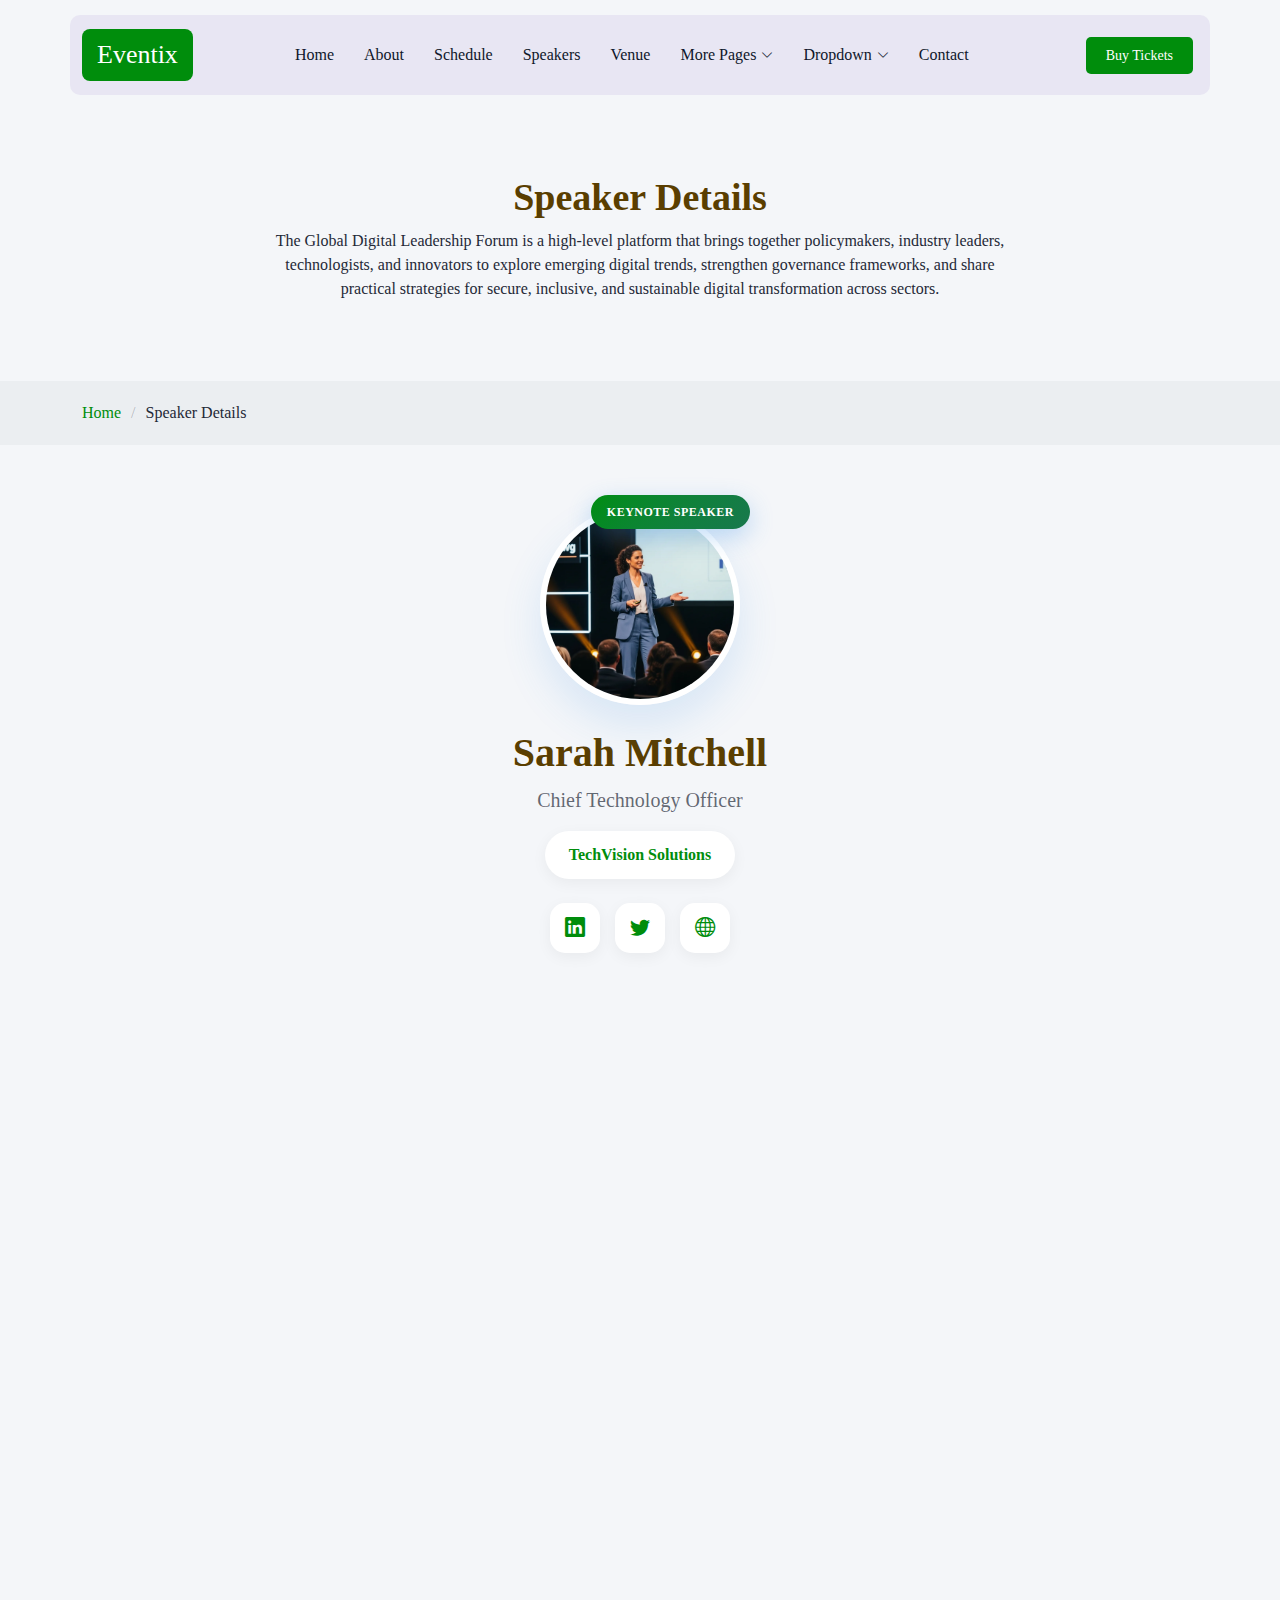
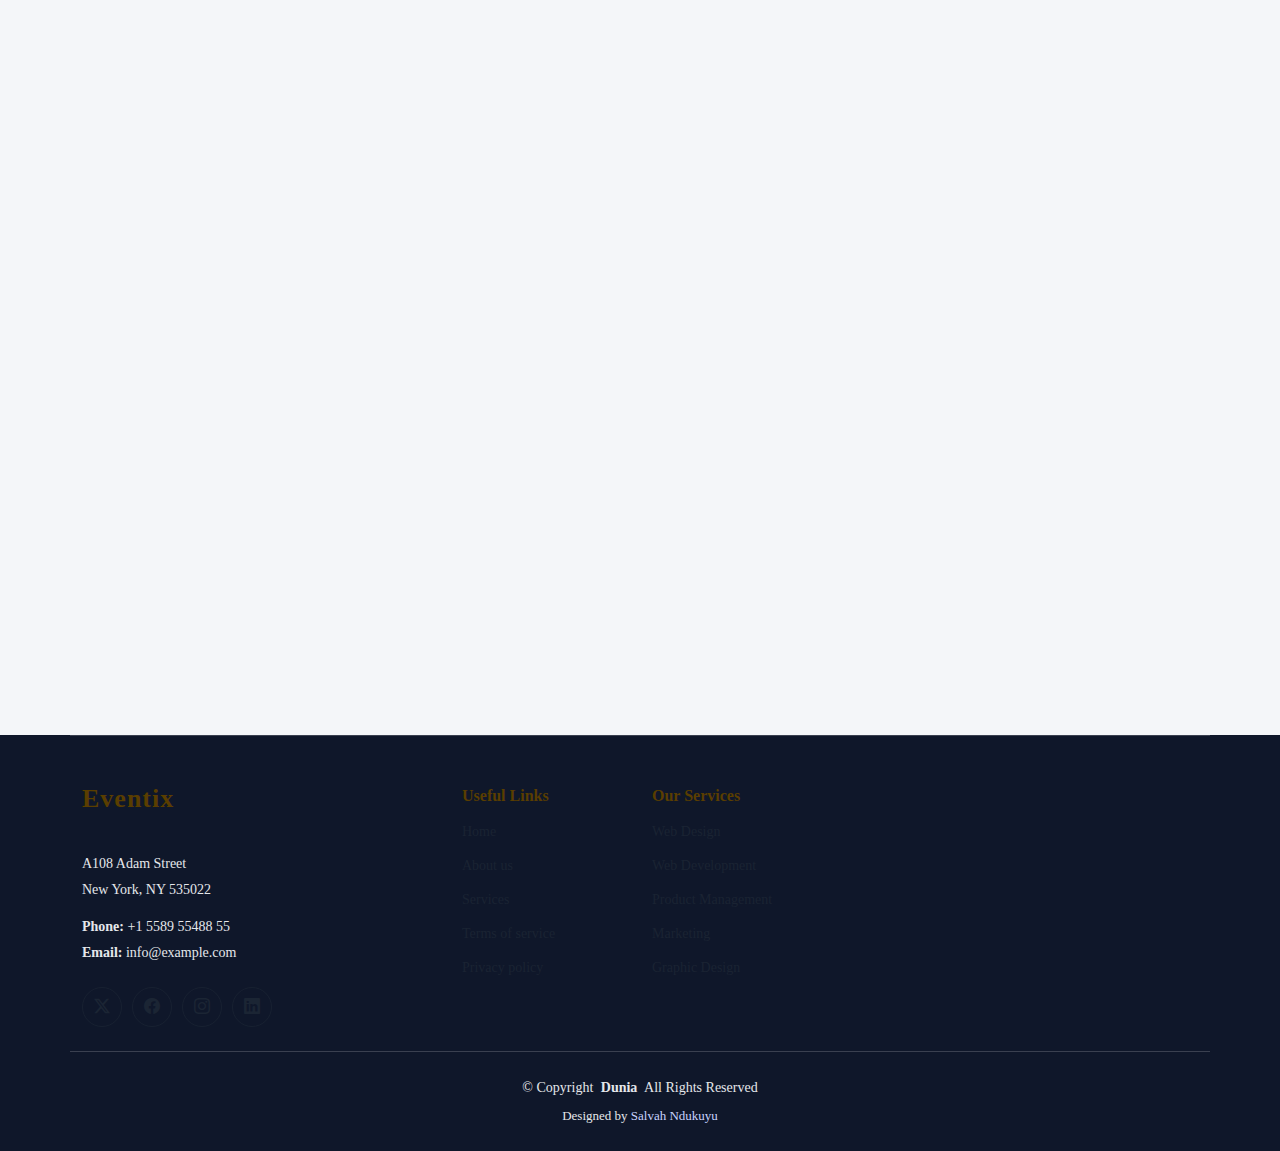
<file: speaker-details.html>
<!DOCTYPE html>
<html lang="en">

<head>
  <meta charset="utf-8">
  <meta content="width=device-width, initial-scale=1.0" name="viewport">
  <title>Speaker Details - Eventix Bootstrap Template</title>
  <meta name="description" content="">
  <meta name="keywords" content="">

  <!-- Favicons -->
  <link href="assets/img/favicon.png" rel="icon">
  <link href="assets/img/apple-touch-icon.png" rel="apple-touch-icon">

  <!-- Fonts -->
  <link href="https://fonts.googleapis.com" rel="preconnect">
  <link href="https://fonts.gstatic.com" rel="preconnect" crossorigin>
  <link href="https://fonts.googleapis.com/css2?family=Roboto:ital,wght@0,100;0,300;0,400;0,500;0,700;0,900;1,100;1,300;1,400;1,500;1,700;1,900&family=Rubik:ital,wght@0,300;0,400;0,500;0,600;0,700;0,800;0,900;1,300;1,400;1,500;1,600;1,700;1,800;1,900&family=Kanit:ital,wght@0,100;0,200;0,300;0,400;0,500;0,600;0,700;0,800;0,900;1,100;1,200;1,300;1,400;1,500;1,600;1,700;1,800;1,900&display=swap" rel="stylesheet">

  <!-- Vendor CSS Files -->
  <link href="assets/vendor/bootstrap/css/bootstrap.min.css" rel="stylesheet">
  <link href="assets/vendor/bootstrap-icons/bootstrap-icons.css" rel="stylesheet">
  <link href="assets/vendor/aos/aos.css" rel="stylesheet">
  <link href="assets/vendor/swiper/swiper-bundle.min.css" rel="stylesheet">
  <link href="assets/vendor/glightbox/css/glightbox.min.css" rel="stylesheet">

  <!-- Main CSS File -->
  <link href="assets/css/main.css" rel="stylesheet">

  <!-- =======================================================
  * Template Name: Eventix
  * Template URL: https://bootstrapmade.com/eventix-bootstrap-events-website-template/
  * Updated: Sep 06 2025 with Bootstrap v5.3.8
  * Author: BootstrapMade.com
  * License: https://bootstrapmade.com/license/
  ======================================================== -->
</head>

<body class="speaker-details-page">

  <header id="header" class="header d-flex align-items-center sticky-top">
    <div class="header-container container-fluid container-xl position-relative d-flex align-items-center justify-content-between">

      <a href="index.html" class="logo d-flex align-items-center">
        <!-- Uncomment the line below if you also wish to use an image logo -->
        <!-- <img src="assets/img/logo.webp" alt=""> -->
        <h1 class="sitename">Eventix</h1>
      </a>

      <nav id="navmenu" class="navmenu">
        <ul>
          <li><a href="index.html">Home</a></li>
          <li><a href="#about">About</a></li>
          <li><a href="#schedule">Schedule</a></li>
          <li><a href="#speakers">Speakers</a></li>
          <li><a href="venue.html">Venue</a></li>
          <li class="dropdown"><a href="#"><span>More Pages</span> <i class="bi bi-chevron-down toggle-dropdown"></i></a>
            <ul>
              <li><a href="speaker-details.html" class="active">Speaker Details</a></li>
              <li><a href="buy-tickets.html">Buy Tickets</a></li>
              <li><a href="terms.html">Terms</a></li>
              <li><a href="privacy.html">Privacy</a></li>
              <li><a href="404.html">404</a></li>
            </ul>
          </li>
          <li class="dropdown"><a href="#"><span>Dropdown</span> <i class="bi bi-chevron-down toggle-dropdown"></i></a>
            <ul>
              <li><a href="#">Dropdown 1</a></li>
              <li class="dropdown"><a href="#"><span>Deep Dropdown</span> <i class="bi bi-chevron-down toggle-dropdown"></i></a>
                <ul>
                  <li><a href="#">Deep Dropdown 1</a></li>
                  <li><a href="#">Deep Dropdown 2</a></li>
                  <li><a href="#">Deep Dropdown 3</a></li>
                  <li><a href="#">Deep Dropdown 4</a></li>
                  <li><a href="#">Deep Dropdown 5</a></li>
                </ul>
              </li>
              <li><a href="#">Dropdown 2</a></li>
              <li><a href="#">Dropdown 3</a></li>
              <li><a href="#">Dropdown 4</a></li>
            </ul>
          </li>
          <li><a href="contact.html">Contact</a></li>
        </ul>
        <i class="mobile-nav-toggle d-xl-none bi bi-list"></i>
      </nav>

      <a class="btn-getstarted" href="buy-tickets.html">Buy Tickets</a>

    </div>
  </header>

  <main class="main">

    <!-- Page Title -->
    <div class="page-title">
      <div class="heading">
        <div class="container">
          <div class="row d-flex justify-content-center text-center">
            <div class="col-lg-8">
              <h1 class="heading-title">Speaker Details</h1>
              <p class="mb-0">
                The Global Digital Leadership Forum is a high-level platform that brings together policymakers, industry leaders, technologists, and innovators to explore emerging digital trends, strengthen governance frameworks, and share practical strategies for secure, inclusive, and sustainable digital transformation across sectors.
              </p>
            </div>
          </div>
        </div>
      </div>
      <nav class="breadcrumbs">
        <div class="container">
          <ol>
            <li><a href="index.html">Home</a></li>
            <li class="current">Speaker Details</li>
          </ol>
        </div>
      </nav>
    </div><!-- End Page Title -->

    <!-- Speaker Details 2 Section -->
    <section id="speaker-details-2" class="speaker-details-2 section">

      <div class="container" data-aos="fade-up" data-aos-delay="100">

        <div class="row justify-content-center">
          <div class="col-lg-8">
            <div class="speaker-header text-center mb-5" data-aos="fade-up" data-aos-delay="200">
              <div class="speaker-image mb-4">
                <img src="assets/img/events/speaker-8.webp" alt="Speaker" class="img-fluid rounded-circle">
                <div class="keynote-badge">Keynote Speaker</div>
              </div>
              <h1 class="speaker-name mb-2">Sarah Mitchell</h1>
              <p class="speaker-title mb-3">Chief Technology Officer</p>
              <div class="company-info">
                <span class="company-name">TechVision Solutions</span>
              </div>
              <div class="social-links mt-4">
                <a href="#" class="social-link"><i class="bi bi-linkedin"></i></a>
                <a href="#" class="social-link"><i class="bi bi-twitter"></i></a>
                <a href="#" class="social-link"><i class="bi bi-globe"></i></a>
              </div>
            </div>

            <div class="speaker-quote mb-5" data-aos="fade-up" data-aos-delay="300">
              <blockquote class="quote-content">
                "spinner wa michezo mingi"
              </blockquote>
            </div>

            <div class="speaker-bio mb-5" data-aos="fade-up" data-aos-delay="400">
              <h3 class="bio-title mb-4">About Sarah</h3>
              <p class="bio-text">managing director in charge of well being of the people and hunters respectively.</p>
              <p class="bio-text">The Global Digital Leadership Forum is a high-level platform that brings together policymakers, industry leaders, technologists, and innovators to explore emerging digital trends, strengthen governance frameworks, and share practical strategies for secure, inclusive, and sustainable digital transformation across sectors..</p>
            </div>

            <div class="speaker-sessions mb-5" data-aos="fade-up" data-aos-delay="500">
              <h3 class="sessions-title mb-4">Sessions</h3>
              <div class="sessions-list">

                <div class="session-card" data-aos="fade-up" data-aos-delay="600">
                  <div class="session-content">
                    <div class="session-type">Keynote</div>
                    <h4 class="session-title">The Future of Digital Transformation</h4>
                    <p class="session-description">The Global Digital Leadership Forum is a high-level platform that brings together policymakers, industry leaders, technologists, and innovators to explore emerging digital trends, strengthen governance frameworks, and share practical strategies for secure, inclusive, and sustainable digital transformation across sectors..</p>
                    <div class="session-meta">
                      <div class="session-info">
                        <div class="session-detail">
                          <i class="bi bi-calendar"></i>
                          <span>March 15, 2024</span>
                        </div>
                        <div class="session-detail">
                          <i class="bi bi-clock"></i>
                          <span>10:00 AM - 11:00 AM</span>
                        </div>
                        <div class="session-detail">
                          <i class="bi bi-geo-alt"></i>
                          <span>Main Auditorium</span>
                        </div>
                      </div>
                      <button class="session-btn">Add to Schedule</button>
                    </div>
                  </div>
                </div><!-- End Session Card -->

                <div class="session-card" data-aos="fade-up" data-aos-delay="700">
                  <div class="session-content">
                    <div class="session-type">Panel Discussion</div>
                    <h4 class="session-title">Innovation in Modern Workplace</h4>
                    <p class="session-description">Consectetur adipiscing elit, sed do eiusmod tempor incididunt ut labore et dolore magna aliqua. Ut enim ad minim veniam.</p>
                    <div class="session-meta">
                      <div class="session-info">
                        <div class="session-detail">
                          <i class="bi bi-calendar"></i>
                          <span>March 16, 2024</span>
                        </div>
                        <div class="session-detail">
                          <i class="bi bi-clock"></i>
                          <span>2:00 PM - 3:30 PM</span>
                        </div>
                        <div class="session-detail">
                          <i class="bi bi-geo-alt"></i>
                          <span>Conference Room B</span>
                        </div>
                      </div>
                      <button class="session-btn">Add to Schedule</button>
                    </div>
                  </div>
                </div><!-- End Session Card -->

              </div>
            </div>

            <div class="speaker-actions text-center" data-aos="fade-up" data-aos-delay="800">
              <a href="#" class="btn btn-primary btn-action me-3">View Full Schedule</a>
              <a href="#" class="btn btn-outline-primary btn-action">Back to Speakers</a>
            </div>

          </div>
        </div>

      </div>

    </section><!-- /Speaker Details 2 Section -->

  </main>

  <footer id="footer" class="footer position-relative light-background">

    <div class="container footer-top">
      <div class="row gy-4">
        <div class="col-lg-4 col-md-6 footer-about">
          <a href="index.html" class="logo d-flex align-items-center">
            <span class="sitename">Eventix</span>
          </a>
          <div class="footer-contact pt-3">
            <p>A108 Adam Street</p>
            <p>New York, NY 535022</p>
            <p class="mt-3"><strong>Phone:</strong> <span>+1 5589 55488 55</span></p>
            <p><strong>Email:</strong> <span>info@example.com</span></p>
          </div>
          <div class="social-links d-flex mt-4">
            <a href=""><i class="bi bi-twitter-x"></i></a>
            <a href=""><i class="bi bi-facebook"></i></a>
            <a href=""><i class="bi bi-instagram"></i></a>
            <a href=""><i class="bi bi-linkedin"></i></a>
          </div>
        </div>

        <div class="col-lg-2 col-md-3 footer-links">
          <h4>Useful Links</h4>
          <ul>
            <li><a href="#">Home</a></li>
            <li><a href="#">About us</a></li>
            <li><a href="#">Services</a></li>
            <li><a href="#">Terms of service</a></li>
            <li><a href="#">Privacy policy</a></li>
          </ul>
        </div>

        <div class="col-lg-2 col-md-3 footer-links">
          <h4>Our Services</h4>
          <ul>
            <li><a href="#">Web Design</a></li>
            <li><a href="#">Web Development</a></li>
            <li><a href="#">Product Management</a></li>
            <li><a href="#">Marketing</a></li>
            <li><a href="#">Graphic Design</a></li>
          </ul>
        </div>

   </div>
    </div>

    <div class="container copyright text-center mt-4">
      <p>© <span>Copyright</span> <strong class="px-1 sitename">Dunia</strong> <span>All Rights Reserved</span></p>
      <div class="credits">
        <!-- All the links in the footer should remain intact. -->
        <!-- You can delete the links only if you've purchased the pro version. -->
        <!-- Licensing information: https://bootstrapmade.com/license/ -->
        <!-- Purchase the pro version with working PHP/AJAX contact form: [buy-url] -->
        Designed by <a href="404.html">Salvah Ndukuyu</a>
      </div>
    </div>

  </footer>

  <!-- Scroll Top -->
  <a href="#" id="scroll-top" class="scroll-top d-flex align-items-center justify-content-center"><i class="bi bi-arrow-up-short"></i></a>

  <!-- Preloader -->
  <div id="preloader"></div>

  <!-- Vendor JS Files -->
  <script src="assets/vendor/bootstrap/js/bootstrap.bundle.min.js"></script>
  <script src="assets/vendor/php-email-form/validate.js"></script>
  <script src="assets/vendor/aos/aos.js"></script>
  <script src="assets/vendor/purecounter/purecounter_vanilla.js"></script>
  <script src="assets/vendor/imagesloaded/imagesloaded.pkgd.min.js"></script>
  <script src="assets/vendor/isotope-layout/isotope.pkgd.min.js"></script>
  <script src="assets/vendor/swiper/swiper-bundle.min.js"></script>
  <script src="assets/vendor/glightbox/js/glightbox.min.js"></script>

  <!-- Main JS File -->
  <script src="assets/js/main.js"></script>

</body>

</html>
</file>
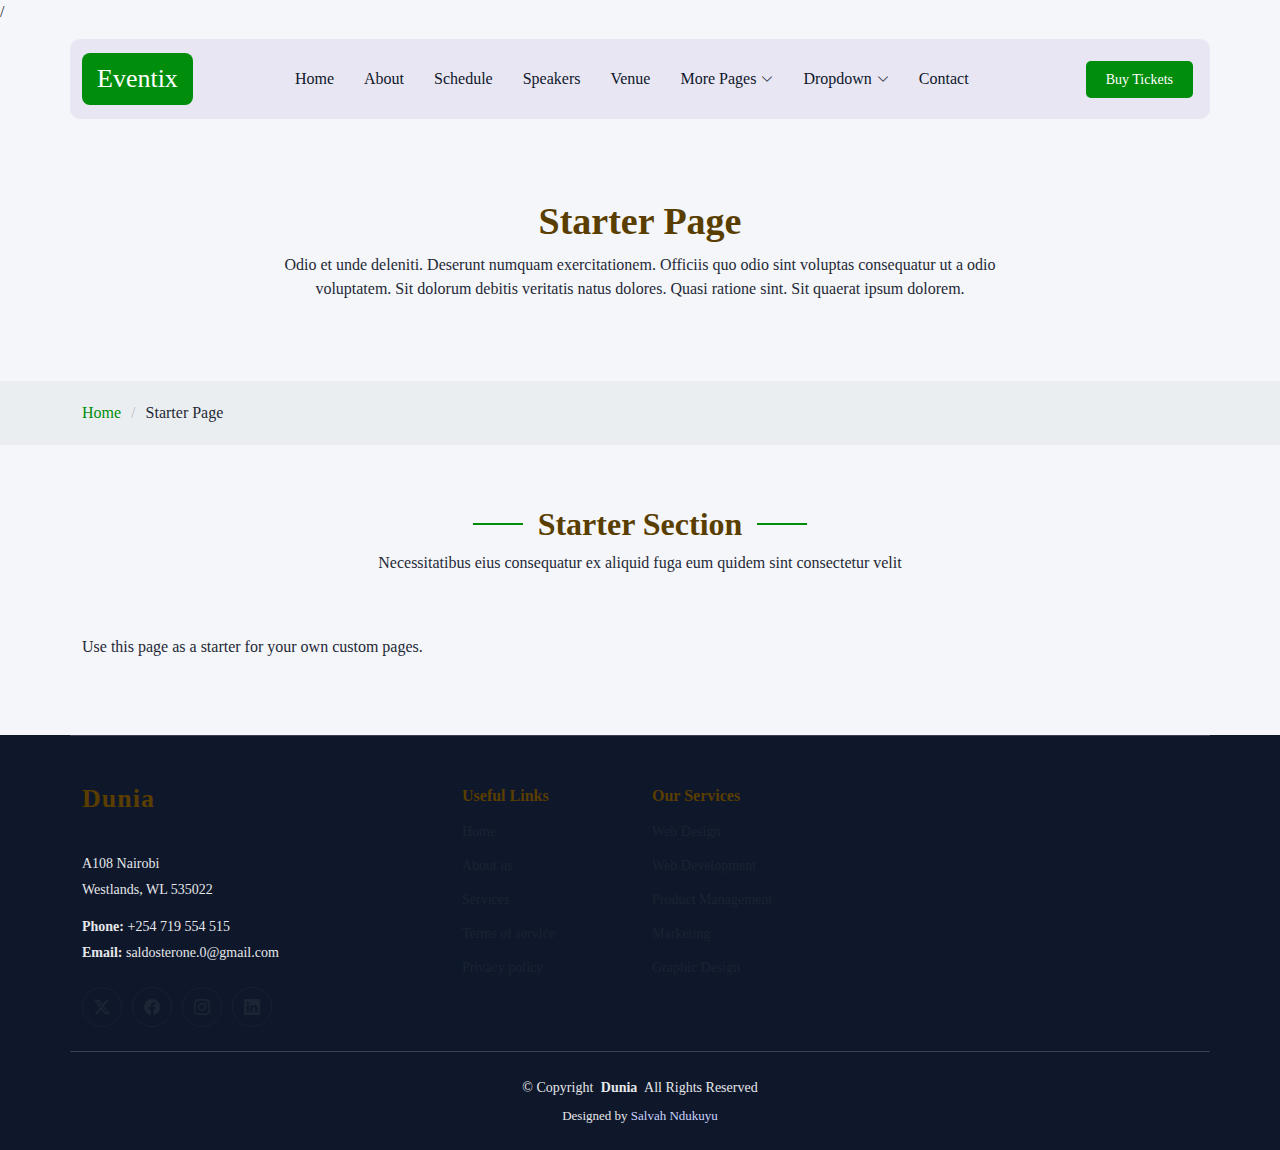
<file: starter-page.html>
/<!DOCTYPE html>
<html lang="en">

<head>
  <meta charset="utf-8">
  <meta content="width=device-width, initial-scale=1.0" name="viewport">
  <title>Starter Page - Eventix Bootstrap Template</title>
  <meta name="description" content="">
  <meta name="keywords" content="">

  <!-- Favicons -->
  <link href="assets/img/favicon.png" rel="icon">
  <link href="assets/img/apple-touch-icon.png" rel="apple-touch-icon">

  <!-- Fonts -->
  <link href="https://fonts.googleapis.com" rel="preconnect">
  <link href="https://fonts.gstatic.com" rel="preconnect" crossorigin>
  <link href="https://fonts.googleapis.com/css2?family=Roboto:ital,wght@0,100;0,300;0,400;0,500;0,700;0,900;1,100;1,300;1,400;1,500;1,700;1,900&family=Rubik:ital,wght@0,300;0,400;0,500;0,600;0,700;0,800;0,900;1,300;1,400;1,500;1,600;1,700;1,800;1,900&family=Kanit:ital,wght@0,100;0,200;0,300;0,400;0,500;0,600;0,700;0,800;0,900;1,100;1,200;1,300;1,400;1,500;1,600;1,700;1,800;1,900&display=swap" rel="stylesheet">

  <!-- Vendor CSS Files -->
  <link href="assets/vendor/bootstrap/css/bootstrap.min.css" rel="stylesheet">
  <link href="assets/vendor/bootstrap-icons/bootstrap-icons.css" rel="stylesheet">
  <link href="assets/vendor/aos/aos.css" rel="stylesheet">
  <link href="assets/vendor/swiper/swiper-bundle.min.css" rel="stylesheet">
  <link href="assets/vendor/glightbox/css/glightbox.min.css" rel="stylesheet">

  <!-- Main CSS File -->
  <link href="assets/css/main.css" rel="stylesheet">

  <!-- =======================================================
  * Template Name: Eventix
  * Template URL: https://bootstrapmade.com/eventix-bootstrap-events-website-template/
  * Updated: Sep 06 2025 with Bootstrap v5.3.8
  * Author: BootstrapMade.com
  * License: https://bootstrapmade.com/license/
  ======================================================== -->
</head>

<body class="starter-page-page">

  <header id="header" class="header d-flex align-items-center sticky-top">
    <div class="header-container container-fluid container-xl position-relative d-flex align-items-center justify-content-between">

      <a href="index.html" class="logo d-flex align-items-center">
        <!-- Uncomment the line below if you also wish to use an image logo -->
        <!-- <img src="assets/img/logo.webp" alt=""> -->
        <h1 class="sitename">Eventix</h1>
      </a>

      <nav id="navmenu" class="navmenu">
        <ul>
          <li><a href="index.html">Home</a></li>
          <li><a href="#about">About</a></li>
          <li><a href="#schedule">Schedule</a></li>
          <li><a href="#speakers">Speakers</a></li>
          <li><a href="venue.html">Venue</a></li>
          <li class="dropdown"><a href="#"><span>More Pages</span> <i class="bi bi-chevron-down toggle-dropdown"></i></a>
            <ul>
              <li><a href="speaker-details.html">Speaker Details</a></li>
              <li><a href="buy-tickets.html">Buy Tickets</a></li>
              <li><a href="terms.html">Terms</a></li>
              <li><a href="privacy.html">Privacy</a></li>
              <li><a href="404.html">404</a></li>
            </ul>
          </li>
          <li class="dropdown"><a href="#"><span>Dropdown</span> <i class="bi bi-chevron-down toggle-dropdown"></i></a>
            <ul>
              <li><a href="#">Dropdown 1</a></li>
              <li class="dropdown"><a href="#"><span>Deep Dropdown</span> <i class="bi bi-chevron-down toggle-dropdown"></i></a>
                <ul>
                  <li><a href="#">Deep Dropdown 1</a></li>
                  <li><a href="#">Deep Dropdown 2</a></li>
                  <li><a href="#">Deep Dropdown 3</a></li>
                  <li><a href="#">Deep Dropdown 4</a></li>
                  <li><a href="#">Deep Dropdown 5</a></li>
                </ul>
              </li>
              <li><a href="#">Dropdown 2</a></li>
              <li><a href="#">Dropdown 3</a></li>
              <li><a href="#">Dropdown 4</a></li>
            </ul>
          </li>
          <li><a href="contact.html">Contact</a></li>
        </ul>
        <i class="mobile-nav-toggle d-xl-none bi bi-list"></i>
      </nav>

      <a class="btn-getstarted" href="buy-tickets.html">Buy Tickets</a>

    </div>
  </header>

  <main class="main">

    <!-- Page Title -->
    <div class="page-title">
      <div class="heading">
        <div class="container">
          <div class="row d-flex justify-content-center text-center">
            <div class="col-lg-8">
              <h1 class="heading-title">Starter Page</h1>
              <p class="mb-0">
                Odio et unde deleniti. Deserunt numquam exercitationem. Officiis quo
                odio sint voluptas consequatur ut a odio voluptatem. Sit dolorum
                debitis veritatis natus dolores. Quasi ratione sint. Sit quaerat
                ipsum dolorem.
              </p>
            </div>
          </div>
        </div>
      </div>
      <nav class="breadcrumbs">
        <div class="container">
          <ol>
            <li><a href="index.html">Home</a></li>
            <li class="current">Starter Page</li>
          </ol>
        </div>
      </nav>
    </div><!-- End Page Title -->

    <!-- Starter Section Section -->
    <section id="starter-section" class="starter-section section">

      <!-- Section Title -->
      <div class="container section-title" data-aos="fade-up">
        <h2>Starter Section</h2>
        <p>Necessitatibus eius consequatur ex aliquid fuga eum quidem sint consectetur velit</p>
      </div><!-- End Section Title -->

      <div class="container" data-aos="fade-up">
        <p>Use this page as a starter for your own custom pages.</p>
      </div>

    </section><!-- /Starter Section Section -->

  </main>

  <footer id="footer" class="footer position-relative light-background">

    <div class="container footer-top">
      <div class="row gy-4">
        <div class="col-lg-4 col-md-6 footer-about">
          <a href="index.html" class="logo d-flex align-items-center">
            <span class="sitename">Dunia</span>
          </a>
          <div class="footer-contact pt-3">
            <p>A108 Nairobi</p>
            <p>Westlands, WL 535022</p>
            <p class="mt-3"><strong>Phone:</strong> <span>+254 719 554 515</span></p>
            <p><strong>Email:</strong> <span>saldosterone.0@gmail.com</span></p>
          </div>
          <div class="social-links d-flex mt-4">
            <a href=""><i class="bi bi-twitter-x"></i></a>
            <a href=""><i class="bi bi-facebook"></i></a>
            <a href=""><i class="bi bi-instagram"></i></a>
            <a href=""><i class="bi bi-linkedin"></i></a>
          </div>
        </div>

        <div class="col-lg-2 col-md-3 footer-links">
          <h4>Useful Links</h4>
          <ul>
            <li><a href="#">Home</a></li>
            <li><a href="#">About us</a></li>
            <li><a href="#">Services</a></li>
            <li><a href="#">Terms of service</a></li>
            <li><a href="#">Privacy policy</a></li>
          </ul>
        </div>

        <div class="col-lg-2 col-md-3 footer-links">
          <h4>Our Services</h4>
          <ul>
            <li><a href="#">Web Design</a></li>
            <li><a href="#">Web Development</a></li>
            <li><a href="#">Product Management</a></li>
            <li><a href="#">Marketing</a></li>
            <li><a href="#">Graphic Design</a></li>
          </ul>
        </div>

     </div>
    </div>

    <div class="container copyright text-center mt-4">
      <p>© <span>Copyright</span> <strong class="px-1 sitename">Dunia</strong> <span>All Rights Reserved</span></p>
      <div class="credits">
        <!-- All the links in the footer should remain intact. -->
        <!-- You can delete the links only if you've purchased the pro version. -->
        <!-- Licensing information: https://bootstrapmade.com/license/ -->
        <!-- Purchase the pro version with working PHP/AJAX contact form: [buy-url] -->
        Designed by <a href="404.html">Salvah Ndukuyu</a> 
            </div>
    </div>

  </footer>

  <!-- Scroll Top -->
  <a href="#" id="scroll-top" class="scroll-top d-flex align-items-center justify-content-center"><i class="bi bi-arrow-up-short"></i></a>

  <!-- Preloader -->
  <div id="preloader"></div>

  <!-- Vendor JS Files -->
  <script src="assets/vendor/bootstrap/js/bootstrap.bundle.min.js"></script>
  <script src="assets/vendor/php-email-form/validate.js"></script>
  <script src="assets/vendor/aos/aos.js"></script>
  <script src="assets/vendor/purecounter/purecounter_vanilla.js"></script>
  <script src="assets/vendor/imagesloaded/imagesloaded.pkgd.min.js"></script>
  <script src="assets/vendor/isotope-layout/isotope.pkgd.min.js"></script>
  <script src="assets/vendor/swiper/swiper-bundle.min.js"></script>
  <script src="assets/vendor/glightbox/js/glightbox.min.js"></script>

  <!-- Main JS File -->
  <script src="assets/js/main.js"></script>

</body>

</html>
</file>
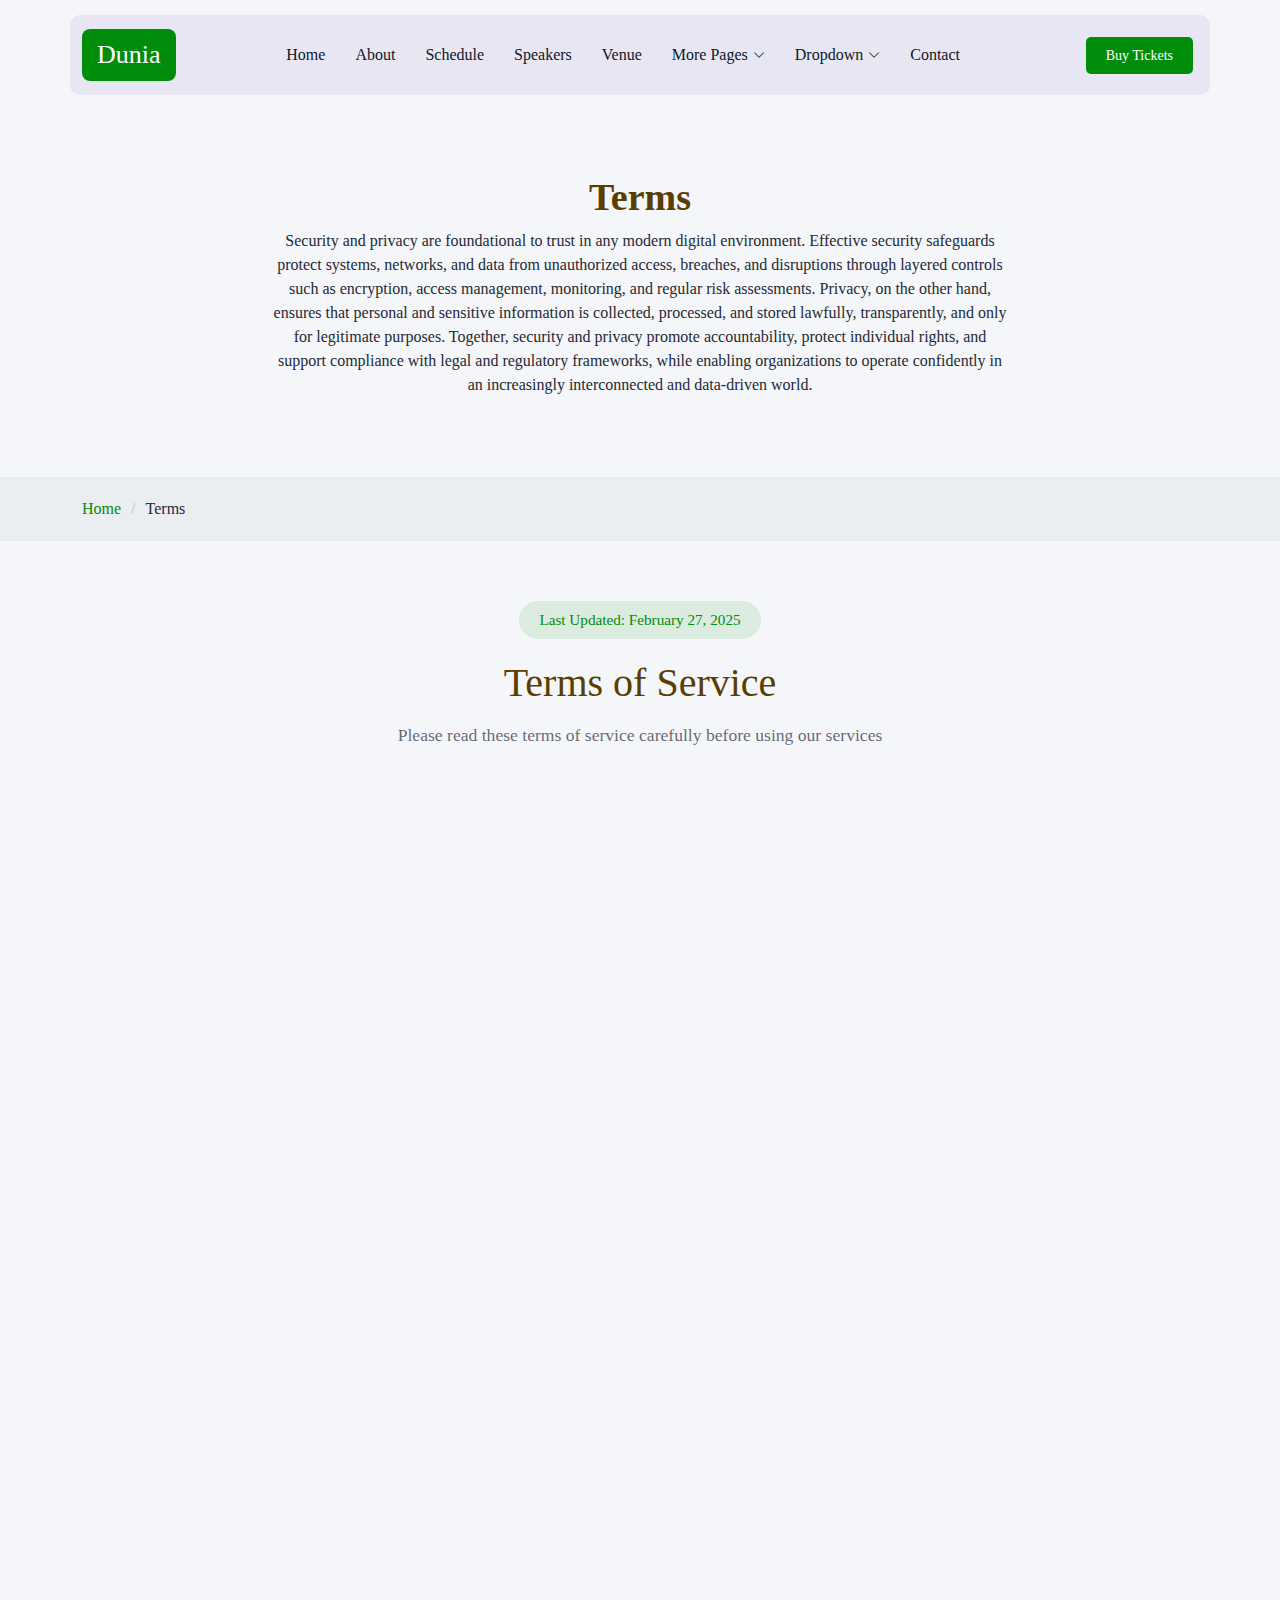
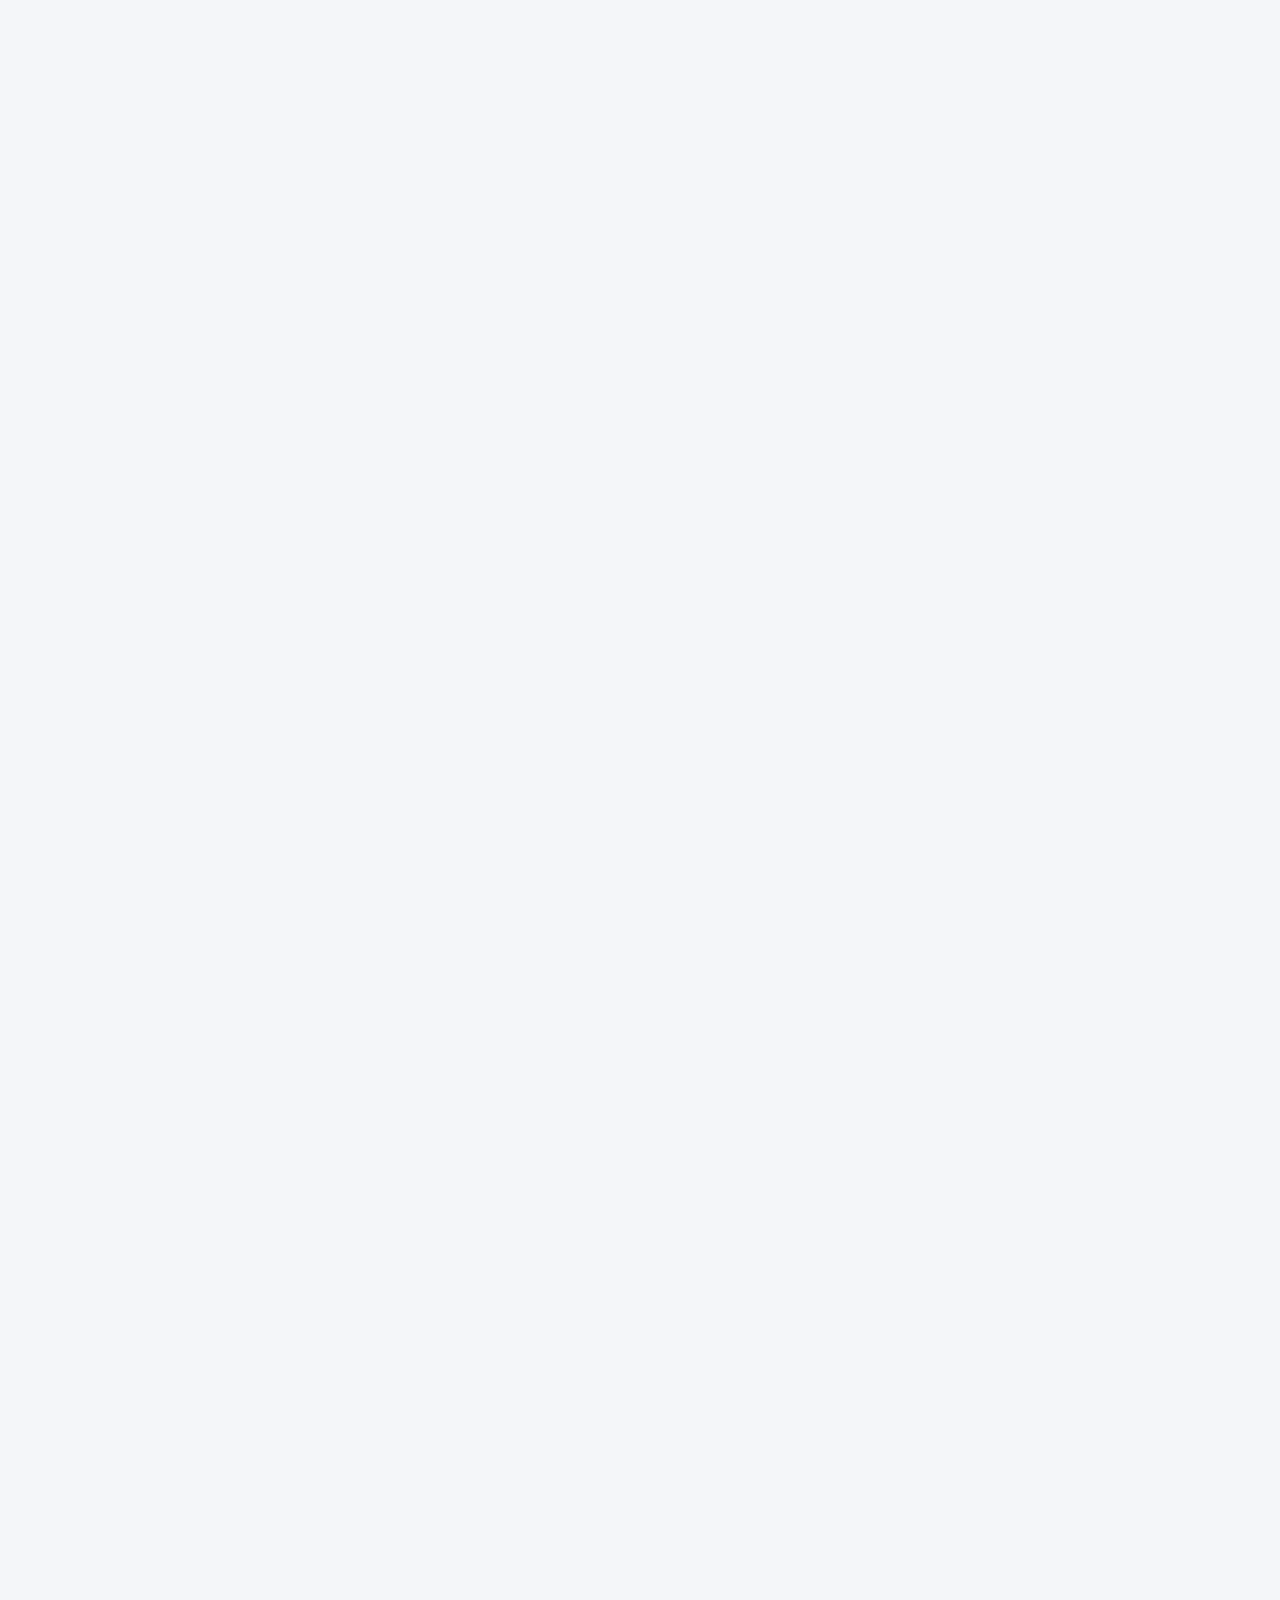
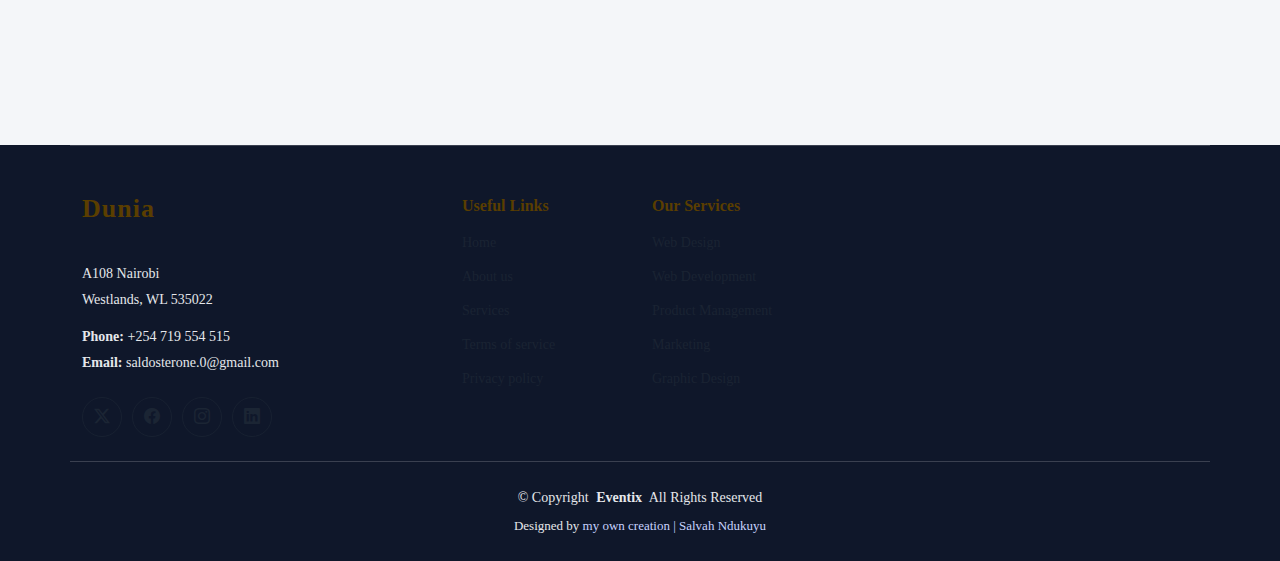
<file: terms.html>
<!DOCTYPE html>
<html lang="en">

<head>
  <meta charset="utf-8">
  <meta content="width=device-width, initial-scale=1.0" name="viewport">
  <title>Terms - Dunia</title>
  <meta name="description" content="">
  <meta name="keywords" content="">

  <!-- Favicons -->
  <link href="assets/img/favicon.png" rel="icon">
  

  <!-- Fonts -->
  <link href="https://fonts.googleapis.com" rel="preconnect">
  <link href="https://fonts.gstatic.com" rel="preconnect" crossorigin>
  <link href="https://fonts.googleapis.com/css2?family=Roboto:ital,wght@0,100;0,300;0,400;0,500;0,700;0,900;1,100;1,300;1,400;1,500;1,700;1,900&family=Rubik:ital,wght@0,300;0,400;0,500;0,600;0,700;0,800;0,900;1,300;1,400;1,500;1,600;1,700;1,800;1,900&family=Kanit:ital,wght@0,100;0,200;0,300;0,400;0,500;0,600;0,700;0,800;0,900;1,100;1,200;1,300;1,400;1,500;1,600;1,700;1,800;1,900&display=swap" rel="stylesheet">

  <!-- Vendor CSS Files -->
  <link href="assets/vendor/bootstrap/css/bootstrap.min.css" rel="stylesheet">
  <link href="assets/vendor/bootstrap-icons/bootstrap-icons.css" rel="stylesheet">
  <link href="assets/vendor/aos/aos.css" rel="stylesheet">
  <link href="assets/vendor/swiper/swiper-bundle.min.css" rel="stylesheet">
  <link href="assets/vendor/glightbox/css/glightbox.min.css" rel="stylesheet">

  <!-- Main CSS File -->
  <link href="assets/css/main.css" rel="stylesheet">

  <!-- =======================================================
  * Template Name: Eventix
  * Template URL: https://bootstrapmade.com/eventix-bootstrap-events-website-template/
  * Updated: Sep 06 2025 with Bootstrap v5.3.8
  * Author: BootstrapMade.com
  * License: https://bootstrapmade.com/license/
  ======================================================== -->
</head>

<body class="terms-page">

  <header id="header" class="header d-flex align-items-center sticky-top">
    <div class="header-container container-fluid container-xl position-relative d-flex align-items-center justify-content-between">

      <a href="index.html" class="logo d-flex align-items-center">
        <!-- Uncomment the line below if you also wish to use an image logo -->
        <!-- <img src="assets/img/logo.webp" alt=""> -->
        <h1 class="sitename">Dunia</h1>
      </a>

      <nav id="navmenu" class="navmenu">
        <ul>
          <li><a href="index.html">Home</a></li>
          <li><a href="#about">About</a></li>
          <li><a href="#schedule">Schedule</a></li>
          <li><a href="#speakers">Speakers</a></li>
          <li><a href="venue.html">Venue</a></li>
          <li class="dropdown"><a href="#"><span>More Pages</span> <i class="bi bi-chevron-down toggle-dropdown"></i></a>
            <ul>
              <li><a href="speaker-details.html">Speaker Details</a></li>
              <li><a href="buy-tickets.html">Buy Tickets</a></li>
              <li><a href="terms.html" class="active">Terms</a></li>
              <li><a href="privacy.html">Privacy</a></li>
              <li><a href="404.html">404</a></li>
            </ul>
          </li>
          <li class="dropdown"><a href="#"><span>Dropdown</span> <i class="bi bi-chevron-down toggle-dropdown"></i></a>
            <ul>
              <li><a href="#">Dropdown 1</a></li>
              <li class="dropdown"><a href="#"><span>Deep Dropdown</span> <i class="bi bi-chevron-down toggle-dropdown"></i></a>
                <ul>
                  <li><a href="#">Deep Dropdown 1</a></li>
                  <li><a href="#">Deep Dropdown 2</a></li>
                  <li><a href="#">Deep Dropdown 3</a></li>
                  <li><a href="#">Deep Dropdown 4</a></li>
                  <li><a href="#">Deep Dropdown 5</a></li>
                </ul>
              </li>
              <li><a href="#">Dropdown 2</a></li>
              <li><a href="#">Dropdown 3</a></li>
              <li><a href="#">Dropdown 4</a></li>
            </ul>
          </li>
          <li><a href="contact.html">Contact</a></li>
        </ul>
        <i class="mobile-nav-toggle d-xl-none bi bi-list"></i>
      </nav>

      <a class="btn-getstarted" href="buy-tickets.html">Buy Tickets</a>

    </div>
  </header>

  <main class="main">

    <!-- Page Title -->
    <div class="page-title">
      <div class="heading">
        <div class="container">
          <div class="row d-flex justify-content-center text-center">
            <div class="col-lg-8">
              <h1 class="heading-title">Terms</h1>
              <p class="mb-0">
               Security and privacy are foundational to trust in any modern digital environment. Effective security safeguards protect systems, networks, and data from unauthorized access, breaches, and disruptions through layered controls such as encryption, access management, monitoring, and regular risk assessments. Privacy, on the other hand, ensures that personal and sensitive information is collected, processed, and stored lawfully, transparently, and only for legitimate purposes. Together, security and privacy promote accountability, protect individual rights, and support compliance with legal and regulatory frameworks, while enabling organizations to operate confidently in an increasingly interconnected and data-driven world.
              </p>
            </div>
          </div>
        </div>
      </div>
      <nav class="breadcrumbs">
        <div class="container">
          <ol>
            <li><a href="index.html">Home</a></li>
            <li class="current">Terms</li>
          </ol>
        </div>
      </nav>
    </div><!-- End Page Title -->

    <!-- Terms Of Service Section -->
    <section id="terms-of-service" class="terms-of-service section">

      <div class="container" data-aos="fade-up">
        <!-- Page Header -->
        <div class="tos-header text-center" data-aos="fade-up">
          <span class="last-updated">Last Updated: February 27, 2025</span>
          <h2>Terms of Service</h2>
          <p>Please read these terms of service carefully before using our services</p>
        </div>

        <!-- Content -->
        <div class="tos-content" data-aos="fade-up" data-aos-delay="200">
          <!-- Agreement Section -->
          <div id="agreement" class="content-section">
            <h3>1. Agreement to Terms</h3>
            <p>By accessing our website and services, you agree to be bound by these Terms of Service and all applicable laws and regulations. If you do not agree with any of these terms, you are prohibited from using or accessing our services.</p>
            <div class="info-box">
              <i class="bi bi-info-circle"></i>
              <p>These terms apply to all users, visitors, and others who access or use our services.</p>
            </div>
          </div>

          <!-- Intellectual Property -->
          <div id="intellectual-property" class="content-section">
            <h3>2. Intellectual Property Rights</h3>
            <p>Our service and its original content, features, and functionality are owned by us and are protected by international copyright, trademark, patent, trade secret, and other intellectual property laws.</p>
            <ul class="list-items">
              <li>All content is our exclusive property</li>
              <li>You may not copy or modify the content</li>
              <li>Our trademarks may not be used without permission</li>
              <li>Content is for personal, non-commercial use only</li>
            </ul>
          </div>

          <!-- User Accounts -->
          <div id="user-accounts" class="content-section">
            <h3>3. User Accounts</h3>
            <p>When you create an account with us, you must provide accurate, complete, and current information. Failure to do so constitutes a breach of the Terms, which may result in immediate termination of your account.</p>
            <div class="alert-box">
              <i class="bi bi-exclamation-triangle"></i>
              <div class="alert-content">
                <h5>Important Notice</h5>
                <p>You are responsible for safeguarding the password and for all activities that occur under your account.</p>
              </div>
            </div>
          </div>

          <!-- Prohibited Activities -->
          <div id="prohibited" class="content-section">
            <h3>4. Prohibited Activities</h3>
            <p>You may not access or use the Service for any purpose other than that for which we make it available.</p>
            <div class="prohibited-list">
              <div class="prohibited-item">
                <i class="bi bi-x-circle"></i>
                <span>Systematic retrieval of data or content</span>
              </div>
              <div class="prohibited-item">
                <i class="bi bi-x-circle"></i>
                <span>Publishing malicious content</span>
              </div>
              <div class="prohibited-item">
                <i class="bi bi-x-circle"></i>
                <span>Engaging in unauthorized framing</span>
              </div>
              <div class="prohibited-item">
                <i class="bi bi-x-circle"></i>
                <span>Attempting to gain unauthorized access</span>
              </div>
            </div>
          </div>

          <!-- Disclaimers -->
          <div id="disclaimer" class="content-section">
            <h3>5. Disclaimers</h3>
            <p>Your use of our service is at your sole risk. The service is provided "AS IS" and "AS AVAILABLE" without warranties of any kind, whether express or implied.</p>
            <div class="disclaimer-box">
              <p>We do not guarantee that:</p>
              <ul>
                <li>The service will meet your requirements</li>
                <li>The service will be uninterrupted or error-free</li>
                <li>Results from using the service will be accurate</li>
                <li>Any errors will be corrected</li>
              </ul>
            </div>
          </div>

          <!-- Limitation of Liability -->
          <div id="limitation" class="content-section">
            <h3>6. Limitation of Liability</h3>
            <p>In no event shall we be liable for any indirect, punitive, incidental, special, consequential, or exemplary damages arising out of or in connection with your use of the service.</p>
          </div>

          <!-- Indemnification -->
          <div id="indemnification" class="content-section">
            <h3>7. Indemnification</h3>
            <p>You agree to defend, indemnify, and hold us harmless from and against any claims, liabilities, damages, losses, and expenses arising out of your use of the service.</p>
          </div>

          <!-- Termination -->
          <div id="termination" class="content-section">
            <h3>8. Termination</h3>
            <p>We may terminate or suspend your account immediately, without prior notice or liability, for any reason whatsoever, including without limitation if you breach the Terms.</p>
          </div>

          <!-- Governing Law -->
          <div id="governing-law" class="content-section">
            <h3>9. Governing Law</h3>
            <p>These Terms shall be governed by and construed in accordance with the laws of [Your Country], without regard to its conflict of law provisions.</p>
          </div>

          <!-- Changes -->
          <div id="changes" class="content-section">
            <h3>10. Changes to Terms</h3>
            <p>We reserve the right to modify or replace these Terms at any time. We will provide notice of any changes by posting the new Terms on this page.</p>
            <div class="notice-box">
              <i class="bi bi-bell"></i>
              <p>By continuing to access or use our service after those revisions become effective, you agree to be bound by the revised terms.</p>
            </div>
          </div>
        </div>

        <!-- Contact Section -->
        <div class="tos-contact" data-aos="fade-up" data-aos-delay="300">
          <div class="contact-box">
            <div class="contact-icon">
              <i class="bi bi-envelope"></i>
            </div>
            <div class="contact-content">
              <h4>Questions About Terms?</h4>
              <p>If you have any questions about these Terms, please contact us.</p>
              <a href="#" class="contact-link">Contact Support</a>
            </div>
          </div>
        </div>
      </div>

    </section><!-- /Terms Of Service Section -->

  </main>

  <footer id="footer" class="footer position-relative light-background">

    <div class="container footer-top">
      <div class="row gy-4">
        <div class="col-lg-4 col-md-6 footer-about">
          <a href="index.html" class="logo d-flex align-items-center">
            <span class="sitename">Dunia</span>
          </a>
          <div class="footer-contact pt-3">
            <p>A108 Nairobi</p>
            <p>Westlands, WL 535022</p>
            <p class="mt-3"><strong>Phone:</strong> <span>+254 719 554 515</span></p>
            <p><strong>Email:</strong> <span>saldosterone.0@gmail.com</span></p>
          </div>
          <div class="social-links d-flex mt-4">
            <a href=""><i class="bi bi-twitter-x"></i></a>
            <a href=""><i class="bi bi-facebook"></i></a>
            <a href=""><i class="bi bi-instagram"></i></a>
            <a href=""><i class="bi bi-linkedin"></i></a>
          </div>
        </div>

        <div class="col-lg-2 col-md-3 footer-links">
          <h4>Useful Links</h4>
          <ul>
            <li><a href="#">Home</a></li>
            <li><a href="#">About us</a></li>
            <li><a href="#">Services</a></li>
            <li><a href="#">Terms of service</a></li>
            <li><a href="#">Privacy policy</a></li>
          </ul>
        </div>

        <div class="col-lg-2 col-md-3 footer-links">
          <h4>Our Services</h4>
          <ul>
            <li><a href="#">Web Design</a></li>
            <li><a href="#">Web Development</a></li>
            <li><a href="#">Product Management</a></li>
            <li><a href="#">Marketing</a></li>
            <li><a href="#">Graphic Design</a></li>
          </ul>
        </div>

      </div>
    </div>

    <div class="container copyright text-center mt-4">
      <p>© <span>Copyright</span> <strong class="px-1 sitename">Eventix</strong> <span>All Rights Reserved</span></p>
      <div class="credits">
        <!-- All the links in the footer should remain intact. -->
        <!-- You can delete the links only if you've purchased the pro version. -->
        <!-- Licensing information: https://bootstrapmade.com/license/ -->
        <!-- Purchase the pro version with working PHP/AJAX contact form: [buy-url] -->
        Designed by <a href="404.html">my own creation | Salvah Ndukuyu</a>
      </div>
    </div>

  </footer>

  <!-- Scroll Top -->
  <a href="#" id="scroll-top" class="scroll-top d-flex align-items-center justify-content-center"><i class="bi bi-arrow-up-short"></i></a>

  <!-- Preloader -->
  <div id="preloader"></div>

  <!-- Vendor JS Files -->
  <script src="assets/vendor/bootstrap/js/bootstrap.bundle.min.js"></script>
  <script src="assets/vendor/php-email-form/validate.js"></script>
  <script src="assets/vendor/aos/aos.js"></script>
  <script src="assets/vendor/purecounter/purecounter_vanilla.js"></script>
  <script src="assets/vendor/imagesloaded/imagesloaded.pkgd.min.js"></script>
  <script src="assets/vendor/isotope-layout/isotope.pkgd.min.js"></script>
  <script src="assets/vendor/swiper/swiper-bundle.min.js"></script>
  <script src="assets/vendor/glightbox/js/glightbox.min.js"></script>

  <!-- Main JS File -->
  <script src="assets/js/main.js"></script>

</body>

</html>
</file>
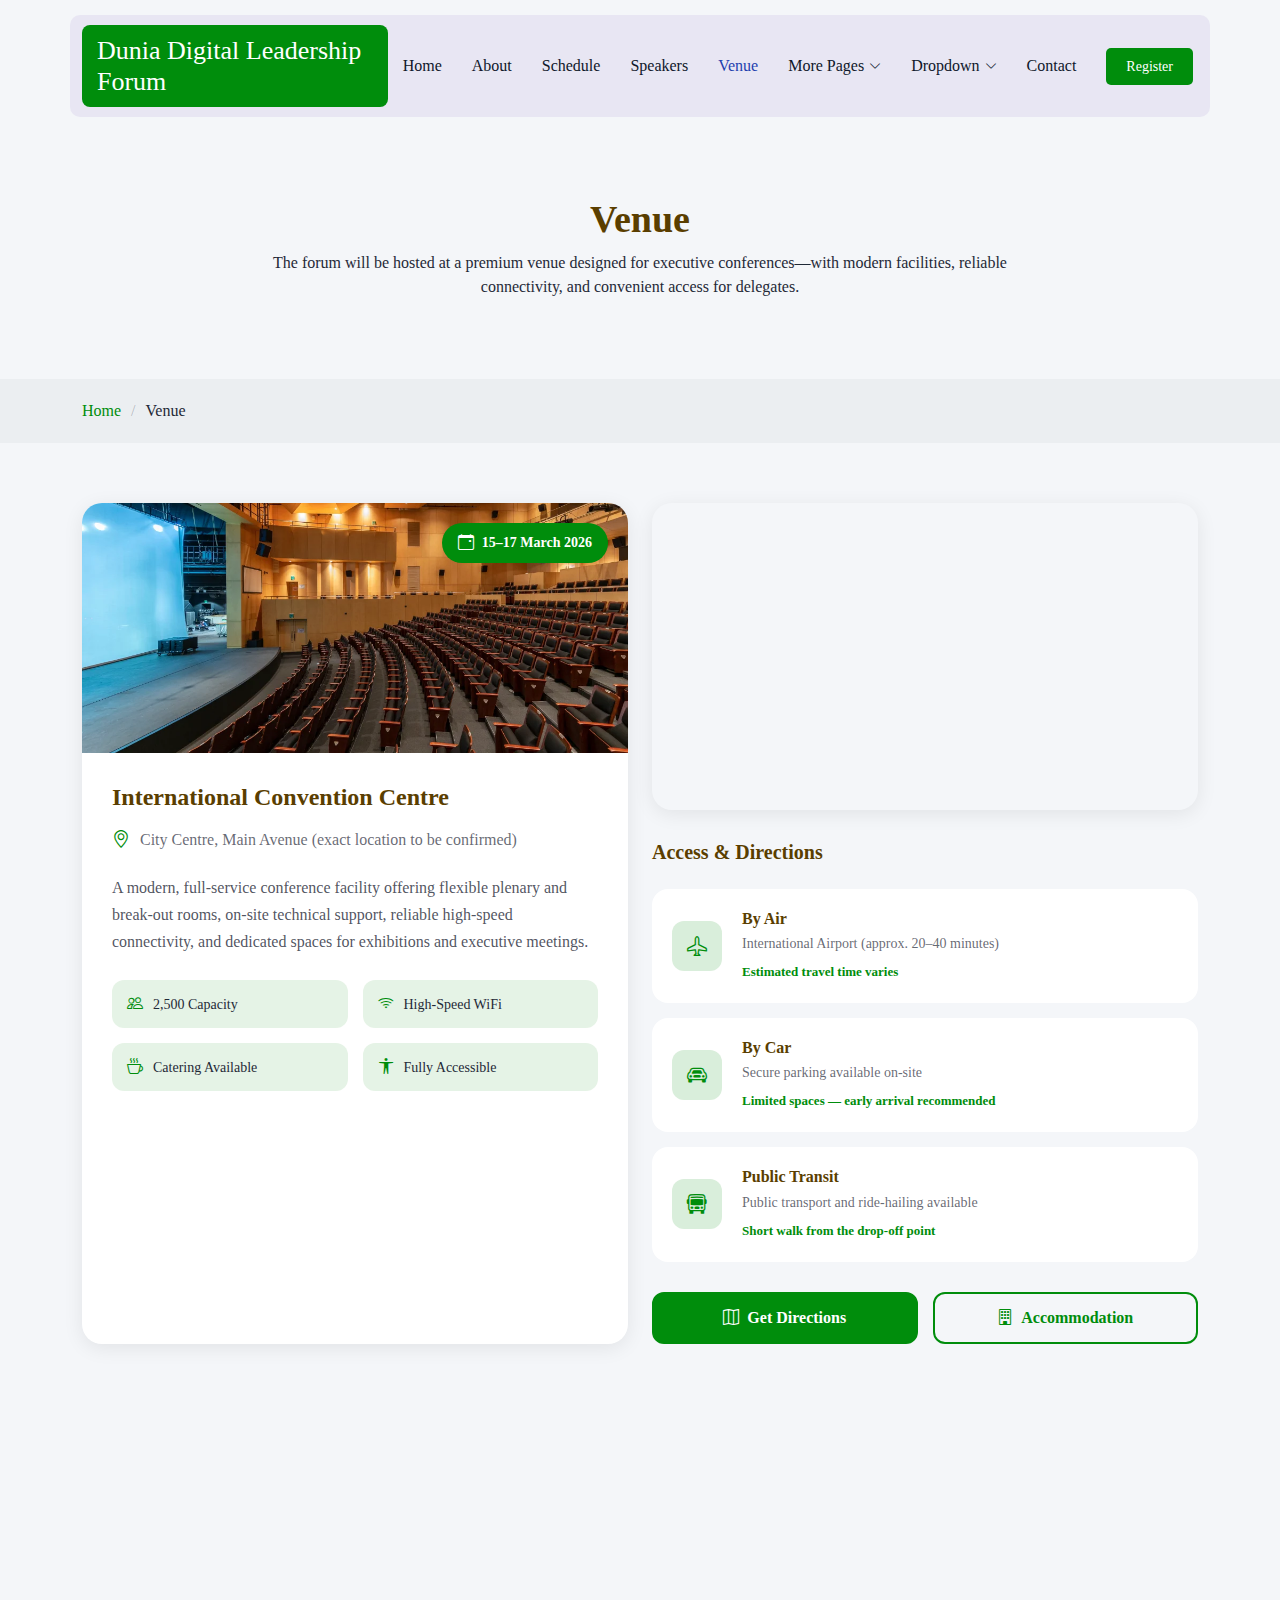
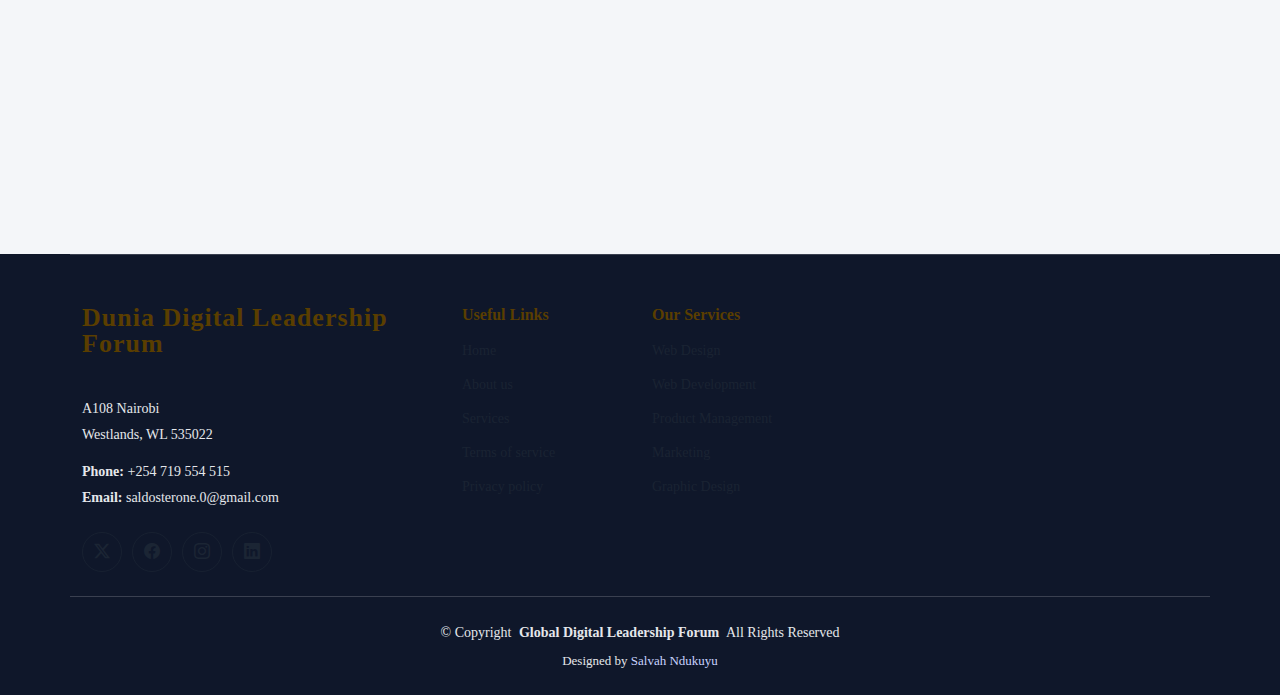
<file: venue.html>
<!DOCTYPE html>
<html lang="en">

<head>
  <meta charset="utf-8">
  <meta content="width=device-width, initial-scale=1.0" name="viewport">
  <title>Venue | Dunia Digital Leadership Forum 2026</title>
  <meta name="description" content="Global Digital Leadership Forum 2026: a high-level event for executives, policymakers, and technology leaders focused on innovation, governance, cybersecurity, and sustainable digital transformation.">
  <meta name="keywords" content="digital transformation, innovation, cybersecurity, governance, leadership, technology conference, forum">

  <!-- Favicons -->
  <link href="assets/img/favicon.png" rel="icon">
  <link href="assets/img/apple-touch-icon.png" rel="apple-touch-icon">

  <!-- Fonts -->
  <link href="https://fonts.googleapis.com" rel="preconnect">
  <link href="https://fonts.gstatic.com" rel="preconnect" crossorigin>
  <link href="https://fonts.googleapis.com/css2?family=Roboto:ital,wght@0,100;0,300;0,400;0,500;0,700;0,900;1,100;1,300;1,400;1,500;1,700;1,900&family=Rubik:ital,wght@0,300;0,400;0,500;0,600;0,700;0,800;0,900;1,300;1,400;1,500;1,600;1,700;1,800;1,900&family=Kanit:ital,wght@0,100;0,200;0,300;0,400;0,500;0,600;0,700;0,800;0,900;1,100;1,200;1,300;1,400;1,500;1,600;1,700;1,800;1,900&display=swap" rel="stylesheet">

  <!-- Vendor CSS Files -->
  <link href="assets/vendor/bootstrap/css/bootstrap.min.css" rel="stylesheet">
  <link href="assets/vendor/bootstrap-icons/bootstrap-icons.css" rel="stylesheet">
  <link href="assets/vendor/aos/aos.css" rel="stylesheet">
  <link href="assets/vendor/swiper/swiper-bundle.min.css" rel="stylesheet">
  <link href="assets/vendor/glightbox/css/glightbox.min.css" rel="stylesheet">

  <!-- Main CSS File -->
  <link href="assets/css/main.css" rel="stylesheet">

  <!-- =======================================================
  
  ======================================================== -->
</head>

<body class="venue-page">

  <header id="header" class="header d-flex align-items-center sticky-top">
    <div class="header-container container-fluid container-xl position-relative d-flex align-items-center justify-content-between">

      <a href="index.html" class="logo d-flex align-items-center">
        <!-- Uncomment the line below if you also wish to use an image logo -->
        <!-- <img src="assets/img/logo.webp" alt=""> -->
        <h1 class="sitename">Dunia Digital Leadership Forum</h1>
      </a>

      <nav id="navmenu" class="navmenu">
        <ul>
          <li><a href="index.html">Home</a></li>
          <li><a href="#about">About</a></li>
          <li><a href="#schedule">Schedule</a></li>
          <li><a href="#speakers">Speakers</a></li>
          <li><a href="venue.html" class="active">Venue</a></li>
          <li class="dropdown"><a href="#"><span>More Pages</span> <i class="bi bi-chevron-down toggle-dropdown"></i></a>
            <ul>
              <li><a href="speaker-details.html">Speaker Details</a></li>
              <li><a href="buy-tickets.html">Buy Tickets</a></li>
              <li><a href="terms.html">Terms</a></li>
              <li><a href="privacy.html">Privacy</a></li>
              <li><a href="404.html">404</a></li>
            </ul>
          </li>
          <li class="dropdown"><a href="#"><span>Dropdown</span> <i class="bi bi-chevron-down toggle-dropdown"></i></a>
            <ul>
              <li><a href="#">Dropdown 1</a></li>
              <li class="dropdown"><a href="#"><span>Deep Dropdown</span> <i class="bi bi-chevron-down toggle-dropdown"></i></a>
                <ul>
                  <li><a href="#">Deep Dropdown 1</a></li>
                  <li><a href="#">Deep Dropdown 2</a></li>
                  <li><a href="#">Deep Dropdown 3</a></li>
                  <li><a href="#">Deep Dropdown 4</a></li>
                  <li><a href="#">Deep Dropdown 5</a></li>
                </ul>
              </li>
              <li><a href="#">Dropdown 2</a></li>
              <li><a href="#">Dropdown 3</a></li>
              <li><a href="#">Dropdown 4</a></li>
            </ul>
          </li>
          <li><a href="contact.html">Contact</a></li>
        </ul>
        <i class="mobile-nav-toggle d-xl-none bi bi-list"></i>
      </nav>

      <a class="btn-getstarted" href="buy-tickets.html">Register</a>

    </div>
  </header>

  <main class="main">

    <!-- Page Title -->
    <div class="page-title">
      <div class="heading">
        <div class="container">
          <div class="row d-flex justify-content-center text-center">
            <div class="col-lg-8">
              <h1 class="heading-title">Venue</h1>
              <p class="mb-0">
                The forum will be hosted at a premium venue designed for executive conferences—with modern facilities, reliable connectivity, and convenient access for delegates.
              </p>
            </div>
          </div>
        </div>
      </div>
      <nav class="breadcrumbs">
        <div class="container">
          <ol>
            <li><a href="index.html">Home</a></li>
            <li class="current">Venue</li>
          </ol>
        </div>
      </nav>
    </div><!-- End Page Title -->

    <!-- Venue 2 Section -->
    <section id="venue-2" class="venue-2 section">

      <div class="container" data-aos="fade-up" data-aos-delay="100">

        <div class="row gy-5">
          <!-- Venue Info -->
          <div class="col-lg-6">
            <div class="venue-card" data-aos="fade-right" data-aos-delay="100">
              <div class="venue-image">
                <img src="assets/img/events/venue-2.webp" alt="International Convention Centre" class="img-fluid">
                <div class="venue-badge">
                  <i class="bi bi-calendar-event"></i>
                  15–17 March 2026
                </div>
              </div>

              <div class="venue-content">
                <h3>International Convention Centre</h3>
                <div class="venue-address">
                  <i class="bi bi-geo-alt"></i>
                  <span>City Centre, Main Avenue (exact location to be confirmed)</span>
                </div>

                <p class="venue-description">
                  A modern, full-service conference facility offering flexible plenary and break-out rooms, on-site technical support, reliable high-speed connectivity, and dedicated spaces for exhibitions and executive meetings.
                </p>

                <div class="venue-features">
                  <div class="feature-item">
                    <i class="bi bi-people"></i>
                    <span>2,500 Capacity</span>
                  </div>
                  <div class="feature-item">
                    <i class="bi bi-wifi"></i>
                    <span>High-Speed WiFi</span>
                  </div>
                  <div class="feature-item">
                    <i class="bi bi-cup-hot"></i>
                    <span>Catering Available</span>
                  </div>
                  <div class="feature-item">
                    <i class="bi bi-universal-access"></i>
                    <span>Fully Accessible</span>
                  </div>
                </div>
              </div>
            </div>
          </div>

          <!-- Map & Directions -->
          <div class="col-lg-6">
            <div class="directions-section" data-aos="fade-left" data-aos-delay="200">
              <div class="map-container">
                <iframe src="https://www.google.com/maps/embed?pb=!1m18!1m12!1m3!1d3713.5743590321367!2d36.79584467646155!3d-1.2647554322847483!2m3!1f0!2f0!3f0!3m2!1i1024!2i768!4f13.1!3m3!1m2!1s0x182f1741d28f6777%3A0xc89ebb559b0da912!2seMobilis%20Technology%20Training%20Institute!5e1!3m2!1sen!2ske!4v1769859615287!5m2!1sen!2ske" allowfullscreen="" loading="lazy" referrerpolicy="no-referrer-when-downgrade">
                </iframe>
              </div>

              <div class="travel-options">
                <h4>Access & Directions</h4>

                <div class="travel-item">
                  <div class="travel-icon">
                    <i class="bi bi-airplane"></i>
                  </div>
                  <div class="travel-info">
                    <h5>By Air</h5>
                    <p>International Airport (approx. 20–40 minutes)</p>
                    <span class="travel-time">Estimated travel time varies</span>
                  </div>
                </div>

                <div class="travel-item">
                  <div class="travel-icon">
                    <i class="bi bi-car-front"></i>
                  </div>
                  <div class="travel-info">
                    <h5>By Car</h5>
                    <p>Secure parking available on-site</p>
                    <span class="travel-time">Limited spaces — early arrival recommended</span>
                  </div>
                </div>

                <div class="travel-item">
                  <div class="travel-icon">
                    <i class="bi bi-bus-front"></i>
                  </div>
                  <div class="travel-info">
                    <h5>Public Transit</h5>
                    <p>Public transport and ride-hailing available</p>
                    <span class="travel-time">Short walk from the drop-off point</span>
                  </div>
                </div>
              </div>

              <div class="venue-actions">
                <a href="#" class="btn btn-primary">
                  <i class="bi bi-map"></i>
                  Get Directions
                </a>
                <a href="#" class="btn btn-outline">
                  <i class="bi bi-building"></i>
                  Accommodation
                </a>
              </div>
            </div>
          </div>
        </div>

        <!-- Accommodation Section -->
        <div class="accommodation-section" data-aos="fade-up" data-aos-delay="300">
          <div class="section-header">
            <h4>Recommended Accommodation</h4>
            <p>Suggested hotels near the venue (final list will be published closer to the event)</p>
          </div>

          <div class="row gy-4">
            <div class="col-lg-4 col-md-6">
              <div class="hotel-card" data-aos="zoom-in" data-aos-delay="100">
                <div class="hotel-rating">
                  <i class="bi bi-star-fill"></i>
                  <i class="bi bi-star-fill"></i>
                  <i class="bi bi-star-fill"></i>
                  <i class="bi bi-star-fill"></i>
                  <i class="bi bi-star-half"></i>
                </div>
                <h5>Executive Hotel</h5>
                <div class="hotel-distance">
                  <i class="bi bi-geo-alt"></i>
                  Nearby
                </div>
                <div class="hotel-price">
                  <span class="price">$189</span>
                  <span class="period">/night</span>
                </div>
              </div>
            </div>

            <div class="col-lg-4 col-md-6">
              <div class="hotel-card" data-aos="zoom-in" data-aos-delay="200">
                <div class="hotel-rating">
                  <i class="bi bi-star-fill"></i>
                  <i class="bi bi-star-fill"></i>
                  <i class="bi bi-star-fill"></i>
                  <i class="bi bi-star-fill"></i>
                  <i class="bi bi-star"></i>
                </div>
                <h5>City Business Hotel</h5>
                <div class="hotel-distance">
                  <i class="bi bi-geo-alt"></i>
                  Nearby
                </div>
                <div class="hotel-price">
                  <span class="price">$149</span>
                  <span class="period">/night</span>
                </div>
              </div>
            </div>

            <div class="col-lg-4 col-md-6">
              <div class="hotel-card" data-aos="zoom-in" data-aos-delay="300">
                <div class="hotel-rating">
                  <i class="bi bi-star-fill"></i>
                  <i class="bi bi-star-fill"></i>
                  <i class="bi bi-star-fill"></i>
                  <i class="bi bi-star-fill"></i>
                  <i class="bi bi-star-fill"></i>
                </div>
                <h5>Premium Suites Hotel</h5>
                <div class="hotel-distance">
                  <i class="bi bi-geo-alt"></i>
                  Nearby
                </div>
                <div class="hotel-price">
                  <span class="price">$229</span>
                  <span class="period">/night</span>
                </div>
              </div>
            </div>
          </div>
        </div>

      </div>

    </section><!-- /Venue 2 Section -->

  </main>

  <footer id="footer" class="footer position-relative light-background">

    <div class="container footer-top">
      <div class="row gy-4">
        <div class="col-lg-4 col-md-6 footer-about">
          <a href="index.html" class="logo d-flex align-items-center">
            <span class="sitename">Dunia Digital Leadership Forum</span>
          </a>
            <div class="footer-contact pt-3">
            <p>A108 Nairobi</p>
            <p>Westlands, WL 535022</p>
            <p class="mt-3"><strong>Phone:</strong> <span>+254 719 554 515</span></p>
            <p><strong>Email:</strong> <span>saldosterone.0@gmail.com</span></p>
          </div>
          <div class="social-links d-flex mt-4">
            <a href=""><i class="bi bi-twitter-x"></i></a>
            <a href=""><i class="bi bi-facebook"></i></a>
            <a href=""><i class="bi bi-instagram"></i></a>
            <a href=""><i class="bi bi-linkedin"></i></a>
          </div>
        </div>

        <div class="col-lg-2 col-md-3 footer-links">
          <h4>Useful Links</h4>
          <ul>
            <li><a href="#">Home</a></li>
            <li><a href="#">About us</a></li>
            <li><a href="#">Services</a></li>
            <li><a href="#">Terms of service</a></li>
            <li><a href="#">Privacy policy</a></li>
          </ul>
        </div>

        <div class="col-lg-2 col-md-3 footer-links">
          <h4>Our Services</h4>
          <ul>
            <li><a href="#">Web Design</a></li>
            <li><a href="#">Web Development</a></li>
            <li><a href="#">Product Management</a></li>
            <li><a href="#">Marketing</a></li>
            <li><a href="#">Graphic Design</a></li>
          </ul>
        </div>

       

      </div>
    </div>

    <div class="container copyright text-center mt-4">
      <p>© <span>Copyright</span> <strong class="px-1 sitename">Global Digital Leadership Forum</strong> <span>All Rights Reserved</span></p>
      <div class="credits">
        <!-- All the links in the footer should remain intact. -->
        <!-- You can delete the links only if you've purchased the pro version. -->
        <!-- Licensing information: https://bootstrapmade.com/license/ -->
        <!-- Purchase the pro version with working PHP/AJAX contact form: [buy-url] -->
        Designed by <a href="404.html">Salvah Ndukuyu</a> 
      </div>
    </div>

  </footer>

  <!-- Scroll Top -->
  <a href="#" id="scroll-top" class="scroll-top d-flex align-items-center justify-content-center"><i class="bi bi-arrow-up-short"></i></a>

  <!-- Preloader -->
  <div id="preloader"></div>

  <!-- Vendor JS Files -->
  <script src="assets/vendor/bootstrap/js/bootstrap.bundle.min.js"></script>
  <script src="assets/vendor/php-email-form/validate.js"></script>
  <script src="assets/vendor/aos/aos.js"></script>
  <script src="assets/vendor/purecounter/purecounter_vanilla.js"></script>
  <script src="assets/vendor/imagesloaded/imagesloaded.pkgd.min.js"></script>
  <script src="assets/vendor/isotope-layout/isotope.pkgd.min.js"></script>
  <script src="assets/vendor/swiper/swiper-bundle.min.js"></script>
  <script src="assets/vendor/glightbox/js/glightbox.min.js"></script>

  <!-- Main JS File -->
  <script src="assets/js/main.js"></script>

</body>

</html>
</file>
<file: assets/css/main.css>
/**
* Template Name: Eventix
* Template URL: https://bootstrapmade.com/eventix-bootstrap-events-website-template/
* Updated: Sep 06 2025 with Bootstrap v5.3.8
* Author: BootstrapMade.com
* License: https://bootstrapmade.com/license/
*/

@charset "UTF-8";

/*--------------------------------------------------------------
# Font & Color Variables
# Help: https://bootstrapmade.com/color-system/
--------------------------------------------------------------*/
/* Fonts */
:root { 
  /* ---------- BRAND ---------- */
  --accent-color: #008d0c;          /* Corporate Blue */
  --accent-soft: #028d0c;           /* Hover / secondary blue */

  /* ---------- BACKGROUNDS ---------- */
  --background-color: #f4f6f9;      /* Main page background */
  --surface-color: #ffffff;         /* Cards, sections */

  /* ---------- TEXT ---------- */
  --default-color: #1f2937;         /* Primary text */
  --heading-color: #5a3e00;         /* Headings */
  --muted-color: #003aaf;           /* Secondary text */

  /* ---------- CONTRAST ---------- */
  --contrast-color: #ffffff;        /* Text on buttons */

  /* ---------- BORDERS ---------- */
  --border-color: #e5e7eb;

  /* ---------- FOOTER ---------- */
  --footer-background-color: #0f172a;
  --footer-text-color: #e5e7eb;
  --footer-link-color: #c7d2fe;

  /* ---------- STATES ---------- */
  --success-color: #16a34a;
  --warning-color: #f59e0b;
  --danger-color: #dc2626;
}
/* Nav Menu Colors - The following color variables are used specifically for the navigation menu. They are separate from the global colors to allow for more customization options */
:root {
  --nav-color: #0f172a;                 /* Main nav links */
  --nav-hover-color: #1e40af;           /* Hover/active */
  --nav-mobile-background-color: #ffffff;
  --nav-dropdown-background-color: #ffffff;
  --nav-dropdown-color: #1f2937;
  --nav-dropdown-hover-color: #1e40af;
}
/* Color Presets - These classes override global colors when applied to any section or element, providing reuse of the sam color scheme. */

.light-background {
  --background-color: #f1f5f9;
  --surface-color: #ffffff;
}
.dark-background {
  --background-color: #020617;
  --default-color: #e5e7eb;
  --heading-color: #ffffff;
  --surface-color: #0b1220;
  --contrast-color: #ffffff;
}
/* Smooth scroll */
:root {
  scroll-behavior: smooth;
}

/*--------------------------------------------------------------
# General Styling & Shared Classes
--------------------------------------------------------------*/
body {
  color: var(--default-color);
  background-color: var(--background-color);
  font-family: var(--default-font);
}

a {
  color: var(--accent-color);
  text-decoration: none;
  transition: 0.3s;
}

a:hover {
  color: color-mix(in srgb, var(--accent-color), transparent 25%);
  text-decoration: none;
}

h1,
h2,
h3,
h4,
h5,
h6 {
  color: var(--heading-color);
  font-family: var(--heading-font);
}

/* PHP Email Form Messages
------------------------------*/
.php-email-form .error-message {
  display: none;
  background: var(--danger-color);
  color: #ffffff;
  text-align: left;
  padding: 15px;
  margin-bottom: 24px;
  font-weight: 600;
}

.php-email-form .sent-message {
  display: none;
  color: #ffffff;
  background: var(--success-color);
  text-align: center;
  padding: 15px;
  margin-bottom: 24px;
  font-weight: 600;
}

.php-email-form .loading {
  display: none;
  background: var(--surface-color);
  text-align: center;
  padding: 15px;
  margin-bottom: 24px;
}

.php-email-form .loading:before {
  content: "";
  display: inline-block;
  border-radius: 50%;
  width: 24px;
  height: 24px;
  margin: 0 10px -6px 0;
  border: 3px solid var(--accent-color);
  border-top-color: var(--surface-color);
  animation: php-email-form-loading 1s linear infinite;
}

@keyframes php-email-form-loading {
  0% {
    transform: rotate(0deg);
  }

  100% {
    transform: rotate(360deg);
  }
}

/*--------------------------------------------------------------
# Global Header
--------------------------------------------------------------*/
.header {
  --background-color: rgba(255, 255, 255, 0);
  --surface-color: #e8e6f3;
  color: var(--default-color);
  background-color: var(--background-color);
  padding: 15px 0 0 0;
  transition: all 0.5s;
  z-index: 997;
}

.header .header-container {
  background: var(--surface-color);
  transition: all 0.5s;
  position: relative;
  padding-top: 10px;
  padding-bottom: 10px;
  border-radius: 10px;
}

.header .logo {
  padding: 10px 15px;
  background-color: color-mix(in srgb, var(--accent-color) 90%, black 15%);
  border-radius: 8px;
}

.header .logo img {
  max-height: 40px;
  margin-right: 8px;
}

.header .logo h1 {
  font-size: 26px;
  margin: 0;
  font-weight: 400;
  color: var(--contrast-color);
}

.header .btn-getstarted,
.header .btn-getstarted:focus {
  color: var(--contrast-color);
  background: var(--accent-color);
  font-size: 14px;
  padding: 8px 20px;
  margin: 0 5px 0 30px;
  border-radius: 5px;
  transition: 0.3s;
}

.header .btn-getstarted:hover,
.header .btn-getstarted:focus:hover {
  color: var(--contrast-color);
  background: color-mix(in srgb, var(--accent-color), transparent 15%);
}

@media (max-width: 1200px) {
  .header .logo {
    order: 1;
  }

  .header .btn-getstarted {
    order: 2;
    margin: 0 15px 0 0;
    padding: 6px 15px;
  }

  .header .navmenu {
    order: 3;
  }
}

/*--------------------------------------------------------------
# Navigation Menu
--------------------------------------------------------------*/
/* Navmenu - Desktop */
@media (min-width: 1200px) {
  .navmenu {
    padding: 0;
  }

  .navmenu ul {
    margin: 0;
    padding: 0;
    display: flex;
    list-style: none;
    align-items: center;
  }

  .navmenu li {
    position: relative;
  }

  .navmenu a,
  .navmenu a:focus {
    color: var(--nav-color);
    padding: 18px 15px;
    font-size: 16px;
    font-family: var(--nav-font);
    font-weight: 400;
    display: flex;
    align-items: center;
    justify-content: space-between;
    white-space: nowrap;
    transition: 0.3s;
  }

  .navmenu a i,
  .navmenu a:focus i {
    font-size: 12px;
    line-height: 0;
    margin-left: 5px;
    transition: 0.3s;
  }

  .navmenu li:last-child a {
    padding-right: 0;
  }

  .navmenu li:hover>a,
  .navmenu .active,
  .navmenu .active:focus {
    color: var(--nav-hover-color);
  }

  .navmenu .dropdown ul {
    margin: 0;
    padding: 10px 0;
    background: var(--nav-dropdown-background-color);
    display: block;
    position: absolute;
    visibility: hidden;
    left: 14px;
    top: 130%;
    opacity: 0;
    transition: 0.3s;
    border-radius: 4px;
    z-index: 99;
    box-shadow: 0px 0px 30px rgba(0, 0, 0, 0.1);
  }

  .navmenu .dropdown ul li {
    min-width: 200px;
  }

  .navmenu .dropdown ul a {
    padding: 10px 20px;
    font-size: 15px;
    text-transform: none;
    color: var(--nav-dropdown-color);
  }

  .navmenu .dropdown ul a i {
    font-size: 12px;
  }

  .navmenu .dropdown ul a:hover,
  .navmenu .dropdown ul .active,
  .navmenu .dropdown ul .active:hover,
  .navmenu .dropdown ul li:hover>a {
    color: var(--nav-dropdown-hover-color);
  }

  .navmenu .dropdown:hover>ul {
    opacity: 1;
    top: 100%;
    visibility: visible;
  }

  .navmenu .dropdown .dropdown ul {
    top: 0;
    left: -90%;
    visibility: hidden;
  }

  .navmenu .dropdown .dropdown:hover>ul {
    opacity: 1;
    top: 0;
    left: -100%;
    visibility: visible;
  }
}

/* Navmenu - Mobile */
@media (max-width: 1199px) {
  .mobile-nav-toggle {
    color: var(--nav-color);
    font-size: 28px;
    line-height: 0;
    margin-right: 10px;
    cursor: pointer;
    transition: color 0.3s;
  }

  .navmenu {
    padding: 0;
    z-index: 9997;
  }

  .navmenu ul {
    display: none;
    list-style: none;
    position: absolute;
    inset: 60px 20px 20px 20px;
    padding: 10px 0;
    margin: 0;
    border-radius: 6px;
    background-color: var(--nav-mobile-background-color);
    overflow-y: auto;
    transition: 0.3s;
    z-index: 9998;
    box-shadow: 0px 0px 30px rgba(0, 0, 0, 0.1);
  }

  .navmenu a,
  .navmenu a:focus {
    color: var(--nav-dropdown-color);
    padding: 10px 20px;
    font-family: var(--nav-font);
    font-size: 17px;
    font-weight: 500;
    display: flex;
    align-items: center;
    justify-content: space-between;
    white-space: nowrap;
    transition: 0.3s;
  }

  .navmenu a i,
  .navmenu a:focus i {
    font-size: 12px;
    line-height: 0;
    margin-left: 5px;
    width: 30px;
    height: 30px;
    display: flex;
    align-items: center;
    justify-content: center;
    border-radius: 50%;
    transition: 0.3s;
    background-color: color-mix(in srgb, var(--accent-color), transparent 90%);
  }

  .navmenu a i:hover,
  .navmenu a:focus i:hover {
    background-color: var(--accent-color);
    color: var(--contrast-color);
  }

  .navmenu a:hover,
  .navmenu .active,
  .navmenu .active:focus {
    color: var(--nav-dropdown-hover-color);
  }

  .navmenu .active i,
  .navmenu .active:focus i {
    background-color: var(--accent-color);
    color: var(--contrast-color);
    transform: rotate(180deg);
  }

  .navmenu .dropdown ul {
    position: static;
    display: none;
    z-index: 99;
    padding: 10px 0;
    margin: 10px 20px;
    background-color: var(--nav-dropdown-background-color);
    border: 1px solid color-mix(in srgb, var(--default-color), transparent 90%);
    box-shadow: none;
    transition: all 0.5s ease-in-out;
  }

  .navmenu .dropdown ul ul {
    background-color: rgba(33, 37, 41, 0.1);
  }

  .navmenu .dropdown>.dropdown-active {
    display: block;
    background-color: rgba(33, 37, 41, 0.03);
  }

  .mobile-nav-active {
    overflow: hidden;
  }

  .mobile-nav-active .mobile-nav-toggle {
    color: #fff;
    position: absolute;
    font-size: 32px;
    top: 15px;
    right: 15px;
    margin-right: 0;
    z-index: 9999;
  }

  .mobile-nav-active .navmenu {
    position: fixed;
    overflow: hidden;
    inset: 0;
    background: rgba(33, 37, 41, 0.8);
    transition: 0.3s;
  }

  .mobile-nav-active .navmenu>ul {
    display: block;
  }
}

/*--------------------------------------------------------------
# Global Footer
--------------------------------------------------------------*/
.footer {
  color: var(--default-color);
  background-color: var(--background-color);
  font-size: 14px;
  position: relative;
}

.footer .footer-top {
  padding-top: 50px;
  border-top: 1px solid color-mix(in srgb, var(--default-color), transparent 90%);
}

.footer .footer-about .logo {
  line-height: 1;
  margin-bottom: 25px;
}

.footer .footer-about .logo img {
  max-height: 40px;
  margin-right: 6px;
}

.footer .footer-about .logo span {
  color: var(--heading-color);
  font-family: var(--heading-font);
  font-size: 26px;
  font-weight: 700;
  letter-spacing: 1px;
}

.footer .footer-about p {
  font-size: 14px;
  font-family: var(--heading-font);
}

.footer .social-links a {
  display: flex;
  align-items: center;
  justify-content: center;
  width: 40px;
  height: 40px;
  border-radius: 50%;
  border: 1px solid color-mix(in srgb, var(--default-color), transparent 50%);
  font-size: 16px;
  color: color-mix(in srgb, var(--default-color), transparent 20%);
  margin-right: 10px;
  transition: 0.3s;
}

.footer .social-links a:hover {
  color: var(--accent-color);
  border-color: var(--accent-color);
}

.footer h4 {
  font-size: 16px;
  font-weight: bold;
  position: relative;
  padding-bottom: 12px;
}

.footer .footer-links {
  margin-bottom: 30px;
}

.footer .footer-links ul {
  list-style: none;
  padding: 0;
  margin: 0;
}

.footer .footer-links ul i {
  padding-right: 2px;
  font-size: 12px;
  line-height: 0;
}

.footer .footer-links ul li {
  padding: 10px 0;
  display: flex;
  align-items: center;
}

.footer .footer-links ul li:first-child {
  padding-top: 0;
}

.footer .footer-links ul a {
  color: color-mix(in srgb, var(--default-color), transparent 30%);
  display: inline-block;
  line-height: 1;
}

.footer .footer-links ul a:hover {
  color: var(--accent-color);
}

.footer .footer-contact p {
  margin-bottom: 5px;
}

.footer .copyright {
  padding: 25px 0;
  border-top: 1px solid color-mix(in srgb, var(--default-color), transparent 90%);
}

.footer .copyright p {
  margin-bottom: 0;
}

.footer .credits {
  margin-top: 8px;
  font-size: 13px;
}

/*--------------------------------------------------------------
# Preloader
--------------------------------------------------------------*/
#preloader {
  position: fixed;
  inset: 0;
  z-index: 9999;
  overflow: hidden;
  background-color: var(--background-color);
  transition: all 0.6s ease-out;
}

#preloader:before {
  content: "";
  position: fixed;
  top: calc(50% - 30px);
  left: calc(50% - 30px);
  border: 6px solid var(--accent-color);
  border-top-color: color-mix(in srgb, var(--accent-color), transparent 90%);
  border-radius: 50%;
  width: 60px;
  height: 60px;
  animation: animate-preloader 1s linear infinite;
}

@keyframes animate-preloader {
  0% {
    transform: rotate(0deg);
  }

  100% {
    transform: rotate(360deg);
  }
}

/*--------------------------------------------------------------
# Scroll Top Button
--------------------------------------------------------------*/
.scroll-top {
  position: fixed;
  visibility: hidden;
  opacity: 0;
  right: 15px;
  bottom: 15px;
  z-index: 99999;
  background-color: var(--accent-color);
  width: 40px;
  height: 40px;
  border-radius: 4px;
  transition: all 0.4s;
}

.scroll-top i {
  font-size: 24px;
  color: var(--contrast-color);
  line-height: 0;
}

.scroll-top:hover {
  background-color: color-mix(in srgb, var(--accent-color), transparent 20%);
  color: var(--contrast-color);
}

.scroll-top.active {
  visibility: visible;
  opacity: 1;
}

/*--------------------------------------------------------------
# Disable aos animation delay on mobile devices
--------------------------------------------------------------*/
@media screen and (max-width: 768px) {
  [data-aos-delay] {
    transition-delay: 0 !important;
  }
}

/*--------------------------------------------------------------
# Global Page Titles & Breadcrumbs
--------------------------------------------------------------*/
.page-title {
  color: var(--default-color);
  background-color: var(--background-color);
  position: relative;
}

.page-title .heading {
  padding: 80px 0;
}

.page-title .heading h1 {
  font-size: 38px;
  font-weight: 700;
}

.page-title nav {
  background-color: color-mix(in srgb, var(--default-color), transparent 96%);
  padding: 20px 0;
}

.page-title nav ol {
  display: flex;
  flex-wrap: wrap;
  list-style: none;
  padding: 0;
  margin: 0;
  font-size: 16px;
  font-weight: 400;
}

.page-title nav ol li+li {
  padding-left: 10px;
}

.page-title nav ol li+li::before {
  content: "/";
  display: inline-block;
  padding-right: 10px;
  color: color-mix(in srgb, var(--default-color), transparent 70%);
}

/*--------------------------------------------------------------
# Global Sections
--------------------------------------------------------------*/
section,
.section {
  color: var(--default-color);
  background-color: var(--background-color);
  padding: 60px 0;
  scroll-margin-top: 90px;
  overflow: clip;
}

@media (max-width: 1199px) {

  section,
  .section {
    scroll-margin-top: 66px;
  }
}

/*--------------------------------------------------------------
# Global Section Titles
--------------------------------------------------------------*/
.section-title {
  text-align: center;
  padding-bottom: 60px;
  position: relative;
}

.section-title h2 {
  font-size: 32px;
  font-weight: 700;
  position: relative;
}

.section-title h2:before,
.section-title h2:after {
  content: "";
  width: 50px;
  height: 2px;
  background: var(--accent-color);
  display: inline-block;
}

.section-title h2:before {
  margin: 0 15px 10px 0;
}

.section-title h2:after {
  margin: 0 0 10px 15px;
}

.section-title p {
  margin-bottom: 0;
}

@media (max-width: 768px) {
  .section-title h2 {
    font-size: 20px;
  }

  .section-title h2:before,
  .section-title h2:after {
    content: "";
    width: 20px;
    height: 2px;
    background: var(--accent-color);
    display: inline-block;
  }
}

/*--------------------------------------------------------------
# Hero Section
--------------------------------------------------------------*/
.hero {
  padding-top: 150px;
  background: linear-gradient(135deg, color-mix(in srgb, var(--accent-color), transparent 95%), color-mix(in srgb, var(--heading-color), transparent 97%));
  position: relative;
  overflow: hidden;
  min-height: 70vh;
  display: flex;
  align-items: center;
  padding-bottom: 60px;
}

@media (max-width: 1199px) {
  .hero {
    padding-top: 120px;
    padding-bottom: 40px;
  }
}

.hero .hero-title {
  font-size: 3.5rem;
  font-weight: 700;
  color: var(--heading-color);
  margin-bottom: 1rem;
  line-height: 1.2;
}

@media (max-width: 768px) {
  .hero .hero-title {
    font-size: 2.5rem;
  }
}

.hero .hero-subtitle {
  font-size: 1.5rem;
  color: var(--accent-color);
  font-weight: 600;
  margin-bottom: 1.5rem;
  font-family: var(--heading-font);
}

@media (max-width: 768px) {
  .hero .hero-subtitle {
    font-size: 1.25rem;
  }
}

.hero .hero-description {
  font-size: 1.125rem;
  color: color-mix(in srgb, var(--default-color), transparent 20%);
  line-height: 1.6;
  margin-bottom: 2rem;
}

@media (max-width: 768px) {
  .hero .hero-description {
    font-size: 1rem;
  }
}

.hero .event-details .detail-item {
  display: flex;
  align-items: center;
  margin-bottom: 1rem;
  font-size: 1.1rem;
}

.hero .event-details .detail-item i {
  color: var(--accent-color);
  font-size: 1.25rem;
  margin-right: 0.75rem;
  width: 24px;
}

.hero .event-details .detail-item span {
  color: var(--default-color);
  font-weight: 500;
}

.hero .hero-actions .btn {
  padding: 12px 30px;
  font-weight: 600;
  text-transform: uppercase;
  letter-spacing: 0.5px;
  border-radius: 10px;
  transition: all 0.3s ease;
}

.hero .hero-actions .btn.btn-primary {
  background-color: var(--accent-color);
  border-color: var(--accent-color);
}

.hero .hero-actions .btn.btn-primary:hover {
  background-color: color-mix(in srgb, var(--accent-color), black 15%);
  border-color: color-mix(in srgb, var(--accent-color), black 15%);
  transform: translateY(-2px);
}

.hero .hero-actions .btn.btn-outline-primary {
  color: var(--accent-color);
  border-color: var(--accent-color);
}

.hero .hero-actions .btn.btn-outline-primary:hover {
  background-color: var(--accent-color);
  border-color: var(--accent-color);
  color: var(--contrast-color);
  transform: translateY(-2px);
}

@media (max-width: 576px) {
  .hero .hero-actions .btn {
    width: 100%;
    margin-bottom: 10px;
  }

  .hero .hero-actions .me-3 {
    margin-right: 0 !important;
  }
}

.hero .countdown-wrapper .countdown-title {
  font-size: 1.125rem;
  color: var(--heading-color);
  margin-bottom: 1rem;
  font-weight: 600;
}

.hero .countdown-wrapper .countdown {
  gap: 1.5rem;
}

.hero .countdown-wrapper .countdown>div {
  text-align: center;
  background-color: var(--surface-color);
  border-radius: 12px;
  padding: 1.25rem 1rem;
  box-shadow: 0 4px 15px color-mix(in srgb, var(--default-color), transparent 90%);
  border: 1px solid color-mix(in srgb, var(--accent-color), transparent 80%);
  min-width: 80px;
}

.hero .countdown-wrapper .countdown>div h3 {
  font-size: 2rem;
  font-weight: 700;
  color: var(--accent-color);
  margin-bottom: 0.25rem;
  line-height: 1;
}

.hero .countdown-wrapper .countdown>div h4 {
  font-size: 0.875rem;
  color: color-mix(in srgb, var(--default-color), transparent 30%);
  font-weight: 500;
  text-transform: uppercase;
  letter-spacing: 0.5px;
  margin: 0;
}

@media (max-width: 576px) {
  .hero .countdown-wrapper .countdown {
    gap: 0.75rem;
  }

  .hero .countdown-wrapper .countdown>div {
    min-width: 60px;
    padding: 1rem 0.75rem;
  }

  .hero .countdown-wrapper .countdown>div h3 {
    font-size: 1.5rem;
  }

  .hero .countdown-wrapper .countdown>div h4 {
    font-size: 0.75rem;
  }
}

.hero .hero-image-wrapper {
  position: relative;
}

.hero .hero-image-wrapper .hero-image {
  border-radius: 20px;
  box-shadow: 0 20px 60px color-mix(in srgb, var(--default-color), transparent 85%);
  transform: perspective(1000px) rotateY(-5deg) rotateX(5deg);
  transition: transform 0.3s ease;
}

.hero .hero-image-wrapper .hero-image:hover {
  transform: perspective(1000px) rotateY(0deg) rotateX(0deg);
}

.hero .hero-image-wrapper .floating-badges {
  position: absolute;
  top: 50%;
  right: -40px;
  transform: translateY(-50%);
  display: flex;
  flex-direction: column;
  gap: 1.5rem;
}

@media (max-width: 992px) {
  .hero .hero-image-wrapper .floating-badges {
    position: static;
    flex-direction: row;
    justify-content: center;
    transform: none;
    margin-top: 2rem;
    gap: 1rem;
  }
}

@media (max-width: 768px) {
  .hero .hero-image-wrapper .floating-badges {
    position: static;
    flex-direction: column;
    justify-content: center;
    transform: none;
    margin-top: 2rem;
    margin-bottom: 2rem;
    gap: 1rem;
  }
}

.hero .hero-image-wrapper .floating-badges .badge-item {
  background-color: var(--surface-color);
  padding: 1rem 1.25rem;
  border-radius: 50px;
  box-shadow: 0 8px 30px color-mix(in srgb, var(--default-color), transparent 90%);
  border: 2px solid color-mix(in srgb, var(--accent-color), transparent 80%);
  display: flex;
  align-items: center;
  gap: 0.75rem;
  white-space: nowrap;
  transition: all 0.3s ease;
}

.hero .hero-image-wrapper .floating-badges .badge-item:hover {
  transform: translateX(5px);
  border-color: var(--accent-color);
}

@media (max-width: 992px) {
  .hero .hero-image-wrapper .floating-badges .badge-item:hover {
    transform: translateY(-5px);
  }
}

.hero .hero-image-wrapper .floating-badges .badge-item i {
  color: var(--accent-color);
  font-size: 1.25rem;
}

.hero .hero-image-wrapper .floating-badges .badge-item span {
  color: var(--default-color);
  font-weight: 600;
  font-size: 0.9rem;
}

@media (max-width: 576px) {
  .hero .hero-image-wrapper .floating-badges .badge-item {
    padding: 0.75rem 1rem;
  }

  .hero .hero-image-wrapper .floating-badges .badge-item span {
    font-size: 0.8rem;
  }
}

@media (max-width: 992px) {
  .hero .row .col-lg-6:first-child {
    order: 1;
    margin-bottom: 3rem;
  }

  .hero .row .col-lg-6:last-child {
    order: 0;
  }
}

/*--------------------------------------------------------------
# About Section
--------------------------------------------------------------*/
.about .content h2 {
  font-size: 2.5rem;
  font-weight: 700;
  margin-bottom: 1.5rem;
  line-height: 1.2;
}

@media (max-width: 768px) {
  .about .content h2 {
    font-size: 2rem;
  }
}

.about .content p {
  font-size: 1.1rem;
  line-height: 1.7;
  margin-bottom: 1.5rem;
  color: color-mix(in srgb, var(--default-color), transparent 20%);
}

.about .stats-grid {
  display: grid;
  grid-template-columns: repeat(4, 1fr);
  gap: 2rem;
  margin-top: 2.5rem;
}

@media (max-width: 768px) {
  .about .stats-grid {
    grid-template-columns: repeat(2, 1fr);
    gap: 1.5rem;
  }
}

@media (max-width: 576px) {
  .about .stats-grid {
    grid-template-columns: repeat(2, 1fr);
    gap: 1rem;
  }
}

.about .stat-item {
  text-align: center;
  padding: 1.5rem;
  background: var(--surface-color);
  border-radius: 16px;
  box-shadow: 0 4px 20px color-mix(in srgb, var(--default-color), transparent 90%);
  transition: all 0.3s ease;
}

.about .stat-item:hover {
  transform: translateY(-4px);
  box-shadow: 0 8px 30px color-mix(in srgb, var(--default-color), transparent 85%);
}

.about .stat-item .stat-number {
  font-size: 2.5rem;
  font-weight: 800;
  color: var(--accent-color);
  margin-bottom: 0.5rem;
  line-height: 1;
}

.about .stat-item .stat-label {
  font-size: 0.9rem;
  font-weight: 600;
  color: color-mix(in srgb, var(--default-color), transparent 30%);
  text-transform: uppercase;
  letter-spacing: 0.5px;
}

.about .image-wrapper {
  position: relative;
}

.about .image-wrapper img {
  border-radius: 20px;
  box-shadow: 0 10px 40px color-mix(in srgb, var(--default-color), transparent 85%);
}

.about .image-wrapper .floating-card {
  position: absolute;
  bottom: 2rem;
  right: 2rem;
  background: var(--surface-color);
  padding: 1.5rem;
  border-radius: 16px;
  box-shadow: 0 8px 30px color-mix(in srgb, var(--default-color), transparent 85%);
  display: flex;
  align-items: center;
  gap: 1rem;
  min-width: 200px;
}

@media (max-width: 768px) {
  .about .image-wrapper .floating-card {
    bottom: 1rem;
    right: 1rem;
    padding: 1rem;
    min-width: 160px;
  }
}

.about .image-wrapper .floating-card .card-icon {
  width: 50px;
  height: 50px;
  background: linear-gradient(135deg, var(--accent-color), color-mix(in srgb, var(--accent-color), #ff6b6b 30%));
  border-radius: 12px;
  display: flex;
  align-items: center;
  justify-content: center;
  color: var(--contrast-color);
  font-size: 1.5rem;
  flex-shrink: 0;
}

.about .image-wrapper .floating-card .card-content h4 {
  font-size: 0.9rem;
  font-weight: 700;
  margin-bottom: 0.25rem;
  color: var(--heading-color);
}

.about .image-wrapper .floating-card .card-content p {
  font-size: 0.8rem;
  margin: 0;
  color: color-mix(in srgb, var(--default-color), transparent 40%);
}

.about .features-grid {
  margin-top: 5rem;
  margin-bottom: 3rem;
}

.about .feature-card {
  background: var(--surface-color);
  padding: 2.5rem 2rem;
  border-radius: 20px;
  text-align: center;
  height: 100%;
  box-shadow: 0 4px 20px color-mix(in srgb, var(--default-color), transparent 90%);
  transition: all 0.3s ease;
  border: 1px solid color-mix(in srgb, var(--default-color), transparent 90%);
}

.about .feature-card:hover {
  transform: translateY(-8px);
  box-shadow: 0 12px 40px color-mix(in srgb, var(--default-color), transparent 80%);
  border-color: color-mix(in srgb, var(--accent-color), transparent 70%);
}

.about .feature-card .feature-icon {
  width: 80px;
  height: 80px;
  background: linear-gradient(135deg, var(--accent-color), color-mix(in srgb, var(--accent-color), #ff6b6b 30%));
  border-radius: 20px;
  display: flex;
  align-items: center;
  justify-content: center;
  margin: 0 auto 1.5rem;
  font-size: 2rem;
  color: var(--contrast-color);
  transition: all 0.3s ease;
}

.about .feature-card h4 {
  font-size: 1.25rem;
  font-weight: 700;
  margin-bottom: 1rem;
  color: var(--heading-color);
}

.about .feature-card p {
  font-size: 0.95rem;
  line-height: 1.6;
  margin: 0;
  color: color-mix(in srgb, var(--default-color), transparent 30%);
}

.about .cta-section {
  background: linear-gradient(135deg, var(--surface-color), color-mix(in srgb, var(--accent-color), transparent 95%));
  padding: 4rem 3rem;
  border-radius: 24px;
  margin-top: 4rem;
  border: 1px solid color-mix(in srgb, var(--accent-color), transparent 85%);
}

@media (max-width: 768px) {
  .about .cta-section {
    padding: 3rem 2rem;
  }
}

.about .cta-section h3 {
  font-size: 2rem;
  font-weight: 700;
  margin-bottom: 1rem;
  color: var(--heading-color);
}

@media (max-width: 768px) {
  .about .cta-section h3 {
    font-size: 1.75rem;
  }
}

.about .cta-section p {
  font-size: 1.1rem;
  margin-bottom: 2rem;
  color: color-mix(in srgb, var(--default-color), transparent 20%);
}

.about .cta-section .cta-buttons {
  display: flex;
  gap: 1rem;
  justify-content: center;
  flex-wrap: wrap;
}

.about .cta-section .cta-buttons .btn {
  padding: 0.875rem 2rem;
  font-weight: 600;
  border-radius: 12px;
  text-decoration: none;
  transition: all 0.3s ease;
  border: 2px solid transparent;
}

.about .cta-section .cta-buttons .btn.btn-primary {
  background: var(--accent-color);
  color: var(--contrast-color);
}

.about .cta-section .cta-buttons .btn.btn-primary:hover {
  background: color-mix(in srgb, var(--accent-color), transparent 10%);
  transform: translateY(-2px);
  box-shadow: 0 8px 25px color-mix(in srgb, var(--accent-color), transparent 60%);
}

.about .cta-section .cta-buttons .btn.btn-outline {
  background: transparent;
  color: var(--accent-color);
  border-color: var(--accent-color);
}

.about .cta-section .cta-buttons .btn.btn-outline:hover {
  background: var(--accent-color);
  color: var(--contrast-color);
  transform: translateY(-2px);
}

/*--------------------------------------------------------------
# Schedule Section
--------------------------------------------------------------*/
.schedule {
  background-color: color-mix(in srgb, var(--accent-color), transparent 97%);
}

.schedule .schedule-header {
  margin-bottom: 60px;
}

.schedule .schedule-header .nav-tabs {
  display: flex;
  justify-content: center;
  gap: 12px;
  margin-bottom: 40px;
  flex-wrap: wrap;
  border-bottom: none;
}

.schedule .schedule-header .nav-tabs .nav-item .nav-link {
  background: var(--surface-color);
  border: 2px solid color-mix(in srgb, var(--default-color), transparent 85%);
  border-radius: 16px;
  padding: 20px 28px;
  cursor: pointer;
  transition: all 0.3s ease;
  text-align: center;
  box-shadow: 0 4px 12px color-mix(in srgb, var(--default-color), transparent 92%);
  color: var(--default-color);
  white-space: nowrap;
}

.schedule .schedule-header .nav-tabs .nav-item .nav-link:hover {
  border-color: var(--accent-color);
  transform: translateY(-2px);
  box-shadow: 0 8px 20px color-mix(in srgb, var(--accent-color), transparent 85%);
}

.schedule .schedule-header .nav-tabs .nav-item .nav-link.active {
  background: var(--accent-color);
  border-color: var(--accent-color);
  color: var(--contrast-color);
}

@media (max-width: 768px) {
  .schedule .schedule-header .nav-tabs .nav-item .nav-link {
    padding: 16px 20px;
  }
}

.schedule .schedule-content .session-timeline {
  max-width: 1200px;
  margin: 0 auto;
  position: relative;
}

.schedule .schedule-content .session-timeline .session-block {
  display: flex;
  margin-bottom: 32px;
  position: relative;
  width: 100%;
}

.schedule .schedule-content .session-timeline .session-block .session-time {
  width: 100px;
  flex-shrink: 0;
  padding-right: 20px;
  text-align: right;
  position: relative;
}

.schedule .schedule-content .session-timeline .session-block .session-time::after {
  content: "";
  position: absolute;
  right: -11px;
  top: 8px;
  width: 20px;
  height: 20px;
  background: var(--accent-color);
  border-radius: 50%;
  border: 3px solid var(--surface-color);
  box-shadow: 0 2px 8px color-mix(in srgb, var(--default-color), transparent 85%);
}

.schedule .schedule-content .session-timeline .session-block .session-time .start {
  display: block;
  font-size: 16px;
  font-weight: 600;
  color: var(--heading-color);
  margin-bottom: 2px;
}

.schedule .schedule-content .session-timeline .session-block .session-time .end {
  display: block;
  font-size: 13px;
  color: color-mix(in srgb, var(--default-color), transparent 40%);
}

.schedule .schedule-content .session-timeline .session-block .session-card {
  flex: 1;
  background: var(--surface-color);
  border-radius: 16px;
  padding: 28px;
  margin-left: 20px;
  box-shadow: 0 4px 20px color-mix(in srgb, var(--default-color), transparent 92%);
  border: 1px solid color-mix(in srgb, var(--default-color), transparent 90%);
  transition: all 0.3s ease;
  display: flex;
  align-items: flex-start;
  gap: 20px;
}

.schedule .schedule-content .session-timeline .session-block .session-card:hover {
  transform: translateY(-4px);
  box-shadow: 0 8px 30px color-mix(in srgb, var(--default-color), transparent 85%);
}

.schedule .schedule-content .session-timeline .session-block .session-card.break-card {
  background: color-mix(in srgb, var(--accent-color), transparent 95%);
  border-color: color-mix(in srgb, var(--accent-color), transparent 80%);
}

.schedule .schedule-content .session-timeline .session-block .session-card.break-card .session-title {
  color: var(--accent-color);
}

.schedule .schedule-content .session-timeline .session-block .session-card .session-info {
  flex: 1;
}

.schedule .schedule-content .session-timeline .session-block .session-card .session-info .session-meta {
  display: flex;
  align-items: center;
  gap: 12px;
  margin-bottom: 12px;
}

.schedule .schedule-content .session-timeline .session-block .session-card .session-info .session-meta .track {
  padding: 4px 12px;
  border-radius: 20px;
  font-size: 12px;
  font-weight: 600;
  text-transform: uppercase;
  letter-spacing: 0.5px;
}

.schedule .schedule-content .session-timeline .session-block .session-card .session-info .session-meta .track.keynote {
  background: color-mix(in srgb, #ff6b6b, transparent 85%);
  color: #ff6b6b;
}

.schedule .schedule-content .session-timeline .session-block .session-card .session-info .session-meta .track.development {
  background: color-mix(in srgb, #4ecdc4, transparent 85%);
  color: #4ecdc4;
}

.schedule .schedule-content .session-timeline .session-block .session-card .session-info .session-meta .track.design {
  background: color-mix(in srgb, #45b7d1, transparent 85%);
  color: #45b7d1;
}

.schedule .schedule-content .session-timeline .session-block .session-card .session-info .session-meta .track.business {
  background: color-mix(in srgb, #f7931e, transparent 85%);
  color: #f7931e;
}

.schedule .schedule-content .session-timeline .session-block .session-card .session-info .session-meta .track.break {
  background: color-mix(in srgb, var(--accent-color), transparent 85%);
  color: var(--accent-color);
}

.schedule .schedule-content .session-timeline .session-block .session-card .session-info .session-meta .room {
  font-size: 13px;
  color: color-mix(in srgb, var(--default-color), transparent 40%);
  font-weight: 500;
}

.schedule .schedule-content .session-timeline .session-block .session-card .session-info .session-title {
  font-size: 20px;
  font-weight: 600;
  color: var(--heading-color);
  margin-bottom: 12px;
  line-height: 1.3;
}

.schedule .schedule-content .session-timeline .session-block .session-card .session-info .session-description {
  font-size: 14px;
  color: var(--default-color);
  line-height: 1.6;
  margin-bottom: 16px;
}

.schedule .schedule-content .session-timeline .session-block .session-card .session-info .speaker-info {
  display: flex;
  align-items: center;
  gap: 12px;
}

.schedule .schedule-content .session-timeline .session-block .session-card .session-info .speaker-info .speaker-avatar {
  width: 40px;
  height: 40px;
  border-radius: 50%;
  object-fit: cover;
}

.schedule .schedule-content .session-timeline .session-block .session-card .session-info .speaker-info .speaker-details .speaker-name {
  font-size: 14px;
  font-weight: 600;
  color: var(--heading-color);
  margin: 0 0 2px 0;
}

.schedule .schedule-content .session-timeline .session-block .session-card .session-info .speaker-info .speaker-details .speaker-role {
  font-size: 12px;
  color: color-mix(in srgb, var(--default-color), transparent 40%);
}

.schedule .schedule-content .session-timeline .session-block .session-card .add-to-schedule {
  background: color-mix(in srgb, var(--accent-color), transparent 90%);
  border: 1px solid color-mix(in srgb, var(--accent-color), transparent 70%);
  border-radius: 12px;
  padding: 12px 16px;
  color: var(--accent-color);
  font-size: 13px;
  font-weight: 500;
  cursor: pointer;
  transition: all 0.3s ease;
  white-space: nowrap;
  align-self: flex-start;
}

.schedule .schedule-content .session-timeline .session-block .session-card .add-to-schedule i {
  margin-right: 6px;
}

.schedule .schedule-content .session-timeline .session-block .session-card .add-to-schedule:hover {
  background: var(--accent-color);
  color: var(--contrast-color);
}

.schedule .schedule-content .session-timeline .session-block.keynote .session-time::after {
  background: #ff6b6b;
}

.schedule .schedule-content .session-timeline .session-block.development .session-time::after {
  background: #4ecdc4;
}

.schedule .schedule-content .session-timeline .session-block.design .session-time::after {
  background: #45b7d1;
}

.schedule .schedule-content .session-timeline .session-block.business .session-time::after {
  background: #f7931e;
}

.schedule .schedule-content .session-timeline .session-block.break .session-time::after {
  background: var(--accent-color);
}

@media (max-width: 768px) {
  .schedule .schedule-content .session-timeline::before {
    left: 80px;
  }

  .schedule .schedule-content .session-timeline .session-block .session-time {
    width: 70px;
  }

  .schedule .schedule-content .session-timeline .session-block .session-time::after {
    right: -9px;
    width: 16px;
    height: 16px;
  }

  .schedule .schedule-content .session-timeline .session-block .session-time .start {
    font-size: 14px;
  }

  .schedule .schedule-content .session-timeline .session-block .session-card {
    padding: 20px;
    margin-left: 16px;
    flex-direction: column;
    gap: 16px;
  }

  .schedule .schedule-content .session-timeline .session-block .session-card .session-title {
    font-size: 18px;
  }

  .schedule .schedule-content .session-timeline .session-block .session-card .add-to-schedule {
    align-self: stretch;
    text-align: center;
  }
}

.schedule .schedule-actions {
  text-align: center;
  margin-top: 60px;
  display: flex;
  justify-content: center;
  gap: 16px;
  flex-wrap: wrap;
}

.schedule .schedule-actions .btn {
  padding: 14px 28px;
  border-radius: 12px;
  font-weight: 500;
  text-decoration: none;
  transition: all 0.3s ease;
  display: inline-flex;
  align-items: center;
  gap: 8px;
}

.schedule .schedule-actions .btn i {
  font-size: 16px;
}

.schedule .schedule-actions .btn.btn-primary {
  background: var(--accent-color);
  color: var(--contrast-color);
  border: 1px solid var(--accent-color);
}

.schedule .schedule-actions .btn.btn-primary:hover {
  background: color-mix(in srgb, var(--accent-color), black 10%);
  transform: translateY(-2px);
  box-shadow: 0 8px 20px color-mix(in srgb, var(--accent-color), transparent 70%);
}

.schedule .schedule-actions .btn.btn-outline {
  background: transparent;
  color: var(--accent-color);
  border: 1px solid var(--accent-color);
}

.schedule .schedule-actions .btn.btn-outline:hover {
  background: var(--accent-color);
  color: var(--contrast-color);
  transform: translateY(-2px);
}

@media (max-width: 576px) {
  .schedule .schedule-actions .btn {
    flex: 1;
    justify-content: center;
  }
}

/*--------------------------------------------------------------
# Speakers Section
--------------------------------------------------------------*/
.speakers .container {
  position: relative;
  z-index: 2;
}

.speakers .lead {
  color: color-mix(in srgb, var(--default-color), transparent 20%);
  font-size: 1.1rem;
  line-height: 1.7;
}

.speakers .speaker-card {
  background: var(--surface-color);
  border-radius: 20px;
  padding: 0;
  box-shadow: 0 8px 40px rgba(0, 0, 0, 0.06);
  transition: all 0.3s ease;
  overflow: hidden;
  height: 100%;
  border: 1px solid color-mix(in srgb, var(--default-color), transparent 92%);
}

.speakers .speaker-card:hover {
  transform: translateY(-8px);
  box-shadow: 0 20px 60px rgba(0, 0, 0, 0.12);
}

.speakers .speaker-card:hover .speaker-image img {
  transform: scale(1.05);
}

.speakers .speaker-card:hover .speaker-overlay {
  opacity: 1;
}

.speakers .speaker-card:hover .social-links a {
  transform: translateY(0);
  opacity: 1;
}

.speakers .speaker-image {
  position: relative;
  height: 280px;
  overflow: hidden;
  border-radius: 20px 20px 0 0;
}

.speakers .speaker-image img {
  width: 100%;
  height: 100%;
  object-fit: cover;
  transition: transform 0.4s ease;
}

.speakers .speaker-overlay {
  position: absolute;
  top: 0;
  left: 0;
  right: 0;
  bottom: 0;
  background: linear-gradient(135deg, var(--accent-color), color-mix(in srgb, var(--accent-color), #000 20%));
  opacity: 0;
  transition: opacity 0.3s ease;
  display: flex;
  align-items: center;
  justify-content: center;
}

.speakers .social-links {
  display: flex;
  gap: 12px;
}

.speakers .social-links a {
  width: 44px;
  height: 44px;
  background: rgba(255, 255, 255, 0.2);
  border: 1px solid rgba(255, 255, 255, 0.3);
  border-radius: 12px;
  display: flex;
  align-items: center;
  justify-content: center;
  color: white;
  text-decoration: none;
  transform: translateY(10px);
  opacity: 0;
  transition: all 0.3s ease;
  backdrop-filter: blur(10px);
}

.speakers .social-links a:hover {
  background: rgba(255, 255, 255, 0.3);
  transform: translateY(0) scale(1.1);
}

.speakers .social-links a i {
  font-size: 18px;
}

.speakers .social-links a:nth-child(1) {
  transition-delay: 0.1s;
}

.speakers .social-links a:nth-child(2) {
  transition-delay: 0.2s;
}

.speakers .speaker-content {
  padding: 30px 24px;
  position: relative;
}

.speakers .speaker-badge {
  display: inline-block;
  background: linear-gradient(135deg, var(--accent-color), color-mix(in srgb, var(--accent-color), #000 20%));
  color: var(--contrast-color);
  font-size: 12px;
  font-weight: 600;
  padding: 6px 12px;
  border-radius: 20px;
  margin-bottom: 16px;
  text-transform: uppercase;
  letter-spacing: 0.5px;
}

.speakers .speaker-content h4 {
  font-size: 1.4rem;
  font-weight: 700;
  margin-bottom: 8px;
  color: var(--heading-color);
}

.speakers .speaker-title {
  font-size: 1rem;
  font-weight: 600;
  color: var(--accent-color);
  margin-bottom: 4px;
}

.speakers .speaker-company {
  font-size: 0.9rem;
  color: color-mix(in srgb, var(--default-color), transparent 30%);
  margin-bottom: 16px;
  font-weight: 500;
}

.speakers .speaker-bio {
  font-size: 0.9rem;
  line-height: 1.6;
  color: color-mix(in srgb, var(--default-color), transparent 20%);
  margin-bottom: 20px;
}

.speakers .speaker-session .session-topic {
  display: inline-block;
  background: color-mix(in srgb, var(--accent-color), transparent 90%);
  color: var(--accent-color);
  font-size: 0.85rem;
  font-weight: 600;
  padding: 8px 16px;
  border-radius: 25px;
  border: 1px solid color-mix(in srgb, var(--accent-color), transparent 80%);
}

.speakers .btn-view-all {
  display: inline-flex;
  align-items: center;
  gap: 12px;
  background: linear-gradient(135deg, var(--accent-color), color-mix(in srgb, var(--accent-color), #000 20%));
  color: var(--contrast-color);
  text-decoration: none;
  padding: 16px 32px;
  border-radius: 50px;
  font-weight: 600;
  font-size: 1rem;
  transition: all 0.3s ease;
  box-shadow: 0 8px 30px rgba(54, 144, 231, 0.3);
}

.speakers .btn-view-all:hover {
  transform: translateY(-2px);
  box-shadow: 0 12px 40px rgba(54, 144, 231, 0.4);
  color: var(--contrast-color);
}

.speakers .btn-view-all:hover i {
  transform: translateX(4px);
}

.speakers .btn-view-all i {
  font-size: 18px;
  transition: transform 0.3s ease;
}

@media (max-width: 768px) {
  .speakers .speaker-card {
    margin-bottom: 24px;
  }

  .speakers .speaker-image {
    height: 240px;
  }

  .speakers .speaker-content {
    padding: 24px 20px;
  }

  .speakers .speaker-content h4 {
    font-size: 1.25rem;
  }
}

/*--------------------------------------------------------------
# Call To Action Section
--------------------------------------------------------------*/
.call-to-action {
  position: relative;
  overflow: hidden;
}

.call-to-action .container {
  position: relative;
  z-index: 2;
}

.call-to-action h2 {
  font-size: 2.5rem;
  font-weight: 700;
  margin-bottom: 1.5rem;
}

.call-to-action .lead {
  font-size: 1.2rem;
  color: color-mix(in srgb, var(--default-color), transparent 20%);
  line-height: 1.6;
}

.call-to-action .cta-card {
  background: var(--surface-color);
  border-radius: 24px;
  padding: 3rem;
  box-shadow: 0 20px 60px rgba(0, 0, 0, 0.1);
  border: 1px solid color-mix(in srgb, var(--accent-color), transparent 90%);
  position: relative;
  overflow: hidden;
}

.call-to-action .cta-card::before {
  content: "";
  position: absolute;
  top: 0;
  left: 0;
  right: 0;
  height: 4px;
  background: linear-gradient(90deg, var(--accent-color), color-mix(in srgb, var(--accent-color), #6c63ff 50%));
}

@media (max-width: 992px) {
  .call-to-action .cta-card {
    padding: 2rem;
  }
}

@media (max-width: 768px) {
  .call-to-action .cta-card {
    padding: 1.5rem;
  }
}

.call-to-action .stats-grid {
  display: grid;
  grid-template-columns: repeat(2, 1fr);
  gap: 1.5rem;
  margin-bottom: 2rem;
}

@media (max-width: 576px) {
  .call-to-action .stats-grid {
    grid-template-columns: 1fr;
    gap: 1rem;
  }
}

.call-to-action .stat-item {
  text-align: center;
  padding: 1.5rem;
  background: linear-gradient(135deg, var(--accent-color), color-mix(in srgb, var(--accent-color), #6c63ff 30%));
  border-radius: 16px;
  color: var(--contrast-color);
  transition: transform 0.3s ease;
}

.call-to-action .stat-item:hover {
  transform: translateY(-5px);
}

.call-to-action .stat-item .stat-number {
  display: block;
  font-size: 2rem;
  font-weight: 700;
  line-height: 1;
}

.call-to-action .stat-item .stat-label {
  font-size: 0.9rem;
  opacity: 0.9;
  display: block;
  margin-top: 0.5rem;
}

.call-to-action .cta-content h3 {
  font-size: 1.8rem;
  font-weight: 600;
  margin-bottom: 1rem;
}

.call-to-action .cta-content p {
  font-size: 1.1rem;
  color: color-mix(in srgb, var(--default-color), transparent 30%);
  margin-bottom: 2rem;
}

.call-to-action .cta-buttons {
  display: flex;
  gap: 1rem;
  margin-bottom: 2rem;
}

@media (max-width: 576px) {
  .call-to-action .cta-buttons {
    flex-direction: column;
  }
}

.call-to-action .cta-buttons .btn {
  padding: 0.875rem 2rem;
  border-radius: 12px;
  font-weight: 600;
  text-decoration: none;
  transition: all 0.3s ease;
  display: inline-flex;
  align-items: center;
  justify-content: center;
  position: relative;
  overflow: hidden;
}

.call-to-action .cta-buttons .btn::before {
  content: "";
  position: absolute;
  top: 0;
  left: -100%;
  width: 100%;
  height: 100%;
  background: linear-gradient(90deg, transparent, rgba(255, 255, 255, 0.2), transparent);
  transition: left 0.5s ease;
}

.call-to-action .cta-buttons .btn:hover::before {
  left: 100%;
}

.call-to-action .cta-buttons .btn-primary {
  background: linear-gradient(135deg, var(--accent-color), color-mix(in srgb, var(--accent-color), #6c63ff 30%));
  color: var(--contrast-color);
  border: none;
  box-shadow: 0 8px 25px color-mix(in srgb, var(--accent-color), transparent 70%);
}

.call-to-action .cta-buttons .btn-primary:hover {
  transform: translateY(-2px);
  box-shadow: 0 12px 35px color-mix(in srgb, var(--accent-color), transparent 60%);
}

.call-to-action .cta-buttons .btn-outline {
  background: transparent;
  color: var(--accent-color);
  border: 2px solid var(--accent-color);
}

.call-to-action .cta-buttons .btn-outline:hover {
  background: var(--accent-color);
  color: var(--contrast-color);
  transform: translateY(-2px);
}

.call-to-action .trust-indicators {
  display: flex;
  gap: 1.5rem;
  flex-wrap: wrap;
}

@media (max-width: 768px) {
  .call-to-action .trust-indicators {
    justify-content: center;
  }
}

.call-to-action .trust-item {
  display: flex;
  align-items: center;
  gap: 0.5rem;
  font-size: 0.9rem;
  color: color-mix(in srgb, var(--default-color), transparent 30%);
}

.call-to-action .trust-item i {
  color: #28a745;
  font-size: 1.1rem;
}

.call-to-action .cta-visual {
  position: relative;
  height: 100%;
  min-height: 400px;
}

@media (max-width: 992px) {
  .call-to-action .cta-visual {
    min-height: 300px;
  }
}

.call-to-action .image-stack {
  position: relative;
  height: 100%;
}

.call-to-action .image-stack .main-image {
  width: 100%;
  height: 100%;
  object-fit: cover;
  border-radius: 20px;
  box-shadow: 0 15px 35px rgba(0, 0, 0, 0.15);
}

.call-to-action .floating-card {
  position: absolute;
  background: var(--surface-color);
  border-radius: 16px;
  padding: 1.5rem;
  box-shadow: 0 10px 30px rgba(0, 0, 0, 0.15);
  backdrop-filter: blur(10px);
  border: 1px solid color-mix(in srgb, var(--surface-color), transparent 20%);
}

.call-to-action .floating-card.card-1 {
  top: 20%;
  right: -10%;
  z-index: 3;
}

@media (max-width: 992px) {
  .call-to-action .floating-card.card-1 {
    right: 10px;
    top: 10%;
  }
}

.call-to-action .floating-card.card-2 {
  bottom: 15%;
  left: -5%;
  z-index: 3;
}

@media (max-width: 992px) {
  .call-to-action .floating-card.card-2 {
    left: 10px;
    bottom: 10%;
  }
}

.call-to-action .floating-card .card-content {
  display: flex;
  align-items: center;
  gap: 1rem;
}

.call-to-action .floating-card .card-content i {
  font-size: 2rem;
  color: var(--accent-color);
}

.call-to-action .floating-card .card-content .card-number {
  display: block;
  font-size: 1.5rem;
  font-weight: 700;
  color: var(--heading-color);
  line-height: 1;
}

.call-to-action .floating-card .card-content .card-text {
  display: block;
  font-size: 0.9rem;
  color: color-mix(in srgb, var(--default-color), transparent 40%);
}

.call-to-action .urgency-bar {
  background: linear-gradient(135deg, #ff6b6b, #ee5a24);
  border-radius: 16px;
  padding: 1.5rem;
  color: var(--contrast-color);
  text-align: center;
  box-shadow: 0 8px 25px rgba(238, 90, 36, 0.3);
}

.call-to-action .urgency-content {
  display: flex;
  align-items: center;
  justify-content: center;
  gap: 1rem;
  flex-wrap: wrap;
}

@media (max-width: 768px) {
  .call-to-action .urgency-content {
    flex-direction: column;
    gap: 1.5rem;
  }
}

.call-to-action .urgency-content i {
  font-size: 1.5rem;
  animation: pulse 2s infinite;
}

.call-to-action .urgency-content .urgency-text {
  font-weight: 600;
  font-size: 1.1rem;
}

.call-to-action .countdown {
  gap: 1rem;
}

.call-to-action .countdown>div {
  background: rgba(255, 255, 255, 0.2);
  padding: 0.75rem 1rem;
  border-radius: 12px;
  backdrop-filter: blur(10px);
  min-width: 70px;
}

.call-to-action .countdown>div span {
  display: block;
  font-size: 1.5rem;
  font-weight: 700;
  line-height: 1;
}

.call-to-action .countdown>div small {
  font-size: 0.8rem;
  opacity: 0.9;
  margin-top: 0.25rem;
}

@keyframes pulse {

  0%,
  100% {
    transform: scale(1);
  }

  50% {
    transform: scale(1.1);
  }
}

/*--------------------------------------------------------------
# Tickets Section
--------------------------------------------------------------*/
.tickets {
  padding: 80px 0;
  background: linear-gradient(135deg, color-mix(in srgb, var(--accent-color), transparent 97%) 0%, var(--background-color) 100%);
}

.tickets .ticket-card {
  background: var(--surface-color);
  border-radius: 20px;
  overflow: hidden;
  position: relative;
  transition: all 0.4s ease;
  border: 1px solid color-mix(in srgb, var(--default-color), transparent 90%);
  height: 100%;
}

.tickets .ticket-card:hover {
  transform: translateY(-10px);
  box-shadow: 0 20px 40px color-mix(in srgb, var(--accent-color), transparent 85%);
  border-color: var(--accent-color);
}

.tickets .ticket-card .popular-badge {
  position: absolute;
  top: 15px;
  right: -30px;
  background: var(--accent-color);
  color: var(--contrast-color);
  padding: 8px 40px;
  font-size: 12px;
  font-weight: 600;
  text-transform: uppercase;
  transform: rotate(45deg);
  z-index: 2;
}

.tickets .ticket-card .ticket-header {
  padding: 30px 25px 25px;
  text-align: center;
  background: linear-gradient(145deg, var(--surface-color) 0%, color-mix(in srgb, var(--accent-color), transparent 97%) 100%);
}

.tickets .ticket-card .ticket-header .ticket-icon {
  width: 60px;
  height: 60px;
  background: linear-gradient(135deg, var(--accent-color), color-mix(in srgb, var(--accent-color), transparent 20%));
  border-radius: 50%;
  display: flex;
  align-items: center;
  justify-content: center;
  margin: 0 auto 20px;
}

.tickets .ticket-card .ticket-header .ticket-icon i {
  font-size: 28px;
  color: var(--contrast-color);
}

.tickets .ticket-card .ticket-header .ticket-title {
  font-size: 20px;
  font-weight: 700;
  color: var(--heading-color);
  margin-bottom: 15px;
  font-family: var(--heading-font);
}

.tickets .ticket-card .ticket-header .price-section {
  margin-bottom: 10px;
  display: flex;
  align-items: baseline;
  justify-content: center;
  gap: 5px;
}

.tickets .ticket-card .ticket-header .price-section .currency {
  font-size: 24px;
  font-weight: 600;
  color: var(--accent-color);
}

.tickets .ticket-card .ticket-header .price-section .amount {
  font-size: 42px;
  font-weight: 800;
  color: var(--accent-color);
  font-family: var(--heading-font);
  line-height: 1;
}

.tickets .ticket-card .ticket-header .ticket-subtitle {
  font-size: 14px;
  color: color-mix(in srgb, var(--default-color), transparent 40%);
  margin: 0;
  font-style: italic;
}

.tickets .ticket-card .ticket-body {
  padding: 25px;
}

.tickets .ticket-card .ticket-body .benefits-list {
  list-style: none;
  padding: 0;
  margin: 0 0 25px 0;
}

.tickets .ticket-card .ticket-body .benefits-list li {
  display: flex;
  align-items: center;
  padding: 10px 0;
  border-bottom: 1px solid color-mix(in srgb, var(--default-color), transparent 95%);
  font-size: 14px;
}

.tickets .ticket-card .ticket-body .benefits-list li:last-child {
  border-bottom: none;
}

.tickets .ticket-card .ticket-body .benefits-list li i {
  margin-right: 12px;
  font-size: 16px;
  width: 16px;
  text-align: center;
}

.tickets .ticket-card .ticket-body .benefits-list li i.bi-check2 {
  color: #28a745;
}

.tickets .ticket-card .ticket-body .benefits-list li i.bi-x {
  color: color-mix(in srgb, var(--default-color), transparent 60%);
}

.tickets .ticket-card .ticket-body .ticket-btn {
  display: block;
  width: 100%;
  background: linear-gradient(135deg, var(--accent-color), color-mix(in srgb, var(--accent-color), transparent 20%));
  color: var(--contrast-color);
  text-align: center;
  padding: 14px 0;
  border-radius: 12px;
  text-decoration: none;
  font-weight: 600;
  font-size: 14px;
  text-transform: uppercase;
  letter-spacing: 0.5px;
  transition: all 0.3s ease;
  border: none;
}

.tickets .ticket-card .ticket-body .ticket-btn:hover {
  background: linear-gradient(135deg, color-mix(in srgb, var(--accent-color), transparent 15%), var(--accent-color));
  transform: translateY(-2px);
  box-shadow: 0 5px 15px color-mix(in srgb, var(--accent-color), transparent 70%);
}

.tickets .ticket-card.premium {
  transform: scale(1.05);
  border-color: var(--accent-color);
  box-shadow: 0 10px 30px color-mix(in srgb, var(--accent-color), transparent 90%);
}

.tickets .ticket-card.premium:hover {
  transform: scale(1.05) translateY(-10px);
}

.tickets .ticket-card.premium .ticket-header {
  background: linear-gradient(145deg, var(--accent-color), color-mix(in srgb, var(--accent-color), transparent 20%));
}

.tickets .ticket-card.premium .ticket-header .ticket-title,
.tickets .ticket-card.premium .ticket-header .ticket-subtitle {
  color: var(--contrast-color);
}

.tickets .ticket-card.premium .ticket-header .price-section .currency,
.tickets .ticket-card.premium .ticket-header .price-section .amount {
  color: var(--contrast-color);
}

.tickets .ticket-card.premium .ticket-header .ticket-icon {
  background: var(--contrast-color);
}

.tickets .ticket-card.premium .ticket-header .ticket-icon i {
  color: var(--accent-color);
}

@media (max-width: 992px) {
  .tickets .ticket-card.premium {
    transform: scale(1);
  }

  .tickets .ticket-card.premium:hover {
    transform: translateY(-10px);
  }
}

@media (max-width: 768px) {
  .tickets .ticket-card {
    margin-bottom: 20px;
  }

  .tickets .ticket-card.premium {
    transform: scale(1);
  }
}

/*--------------------------------------------------------------
# Testimonials Section
--------------------------------------------------------------*/
.testimonials .testimonials-slider {
  width: 100%;
  position: relative;
  padding-bottom: 60px;
}

.testimonials .swiper-wrapper {
  height: auto;
}

.testimonials .testimonial-item {
  background-color: var(--surface-color);
  padding: 40px;
  border-radius: 20px;
}

@media (max-width: 575px) {
  .testimonials .testimonial-item {
    padding: 20px;
  }
}

.testimonials .testimonial-item h2 {
  font-size: 24px;
  font-weight: 600;
  margin-bottom: 20px;
}

.testimonials .testimonial-item p {
  font-size: 16px;
  line-height: 1.8;
  margin-bottom: 30px;
  font-style: italic;
}

.testimonials .testimonial-item .profile {
  gap: 15px;
}

.testimonials .testimonial-item .profile .profile-img {
  width: 60px;
  height: 60px;
  border-radius: 50%;
  object-fit: cover;
}

.testimonials .testimonial-item .profile .profile-info h3 {
  font-size: 18px;
  margin: 0;
  font-weight: 600;
}

.testimonials .testimonial-item .profile .profile-info span {
  font-size: 14px;
  color: color-mix(in srgb, var(--default-color) 70%, transparent);
}

.testimonials .testimonial-item .featured-img-wrapper {
  min-height: 400px;
  position: relative;
  overflow: hidden;
  border-radius: 16px;
}

.testimonials .testimonial-item .featured-img {
  width: 100%;
  height: 100%;
  object-fit: cover;
  position: absolute;
  top: 0;
  left: 0;
}

.testimonials .swiper-navigation {
  position: absolute;
  bottom: 0;
  gap: 10px;
}

.testimonials .swiper-button-prev,
.testimonials .swiper-button-next {
  position: relative;
  left: auto;
  right: auto;
  top: auto;
  margin: 0;
  width: 44px;
  height: 44px;
  background-color: var(--surface-color);
  border-radius: 50%;
  border: 1px solid color-mix(in srgb, var(--default-color) 10%, transparent);
  transition: 0.3s;
}

.testimonials .swiper-button-prev::after,
.testimonials .swiper-button-next::after {
  font-size: 20px;
  color: var(--default-color);
}

.testimonials .swiper-button-prev:hover,
.testimonials .swiper-button-next:hover {
  background-color: var(--accent-color);
  border-color: var(--accent-color);
}

.testimonials .swiper-button-prev:hover::after,
.testimonials .swiper-button-next:hover::after {
  color: var(--contrast-color);
}

/*--------------------------------------------------------------
# Gallery Section
--------------------------------------------------------------*/
.gallery .isotope-filters {
  display: flex;
  justify-content: center;
  flex-wrap: wrap;
  gap: 15px;
  margin-bottom: 40px;
  padding: 0;
  list-style: none;
}

.gallery .isotope-filters li {
  display: inline-block;
  padding: 10px 20px;
  background: var(--surface-color);
  color: var(--default-color);
  border-radius: 30px;
  cursor: pointer;
  font-weight: 500;
  font-size: 15px;
  transition: 0.3s;
  box-shadow: 0 4px 12px rgba(0, 0, 0, 0.05);
}

.gallery .isotope-filters li:hover {
  background: color-mix(in srgb, var(--accent-color), transparent 80%);
}

.gallery .isotope-filters li.filter-active {
  background: var(--accent-color);
  color: var(--contrast-color);
  box-shadow: 0 4px 16px rgba(0, 0, 0, 0.1);
}

@media (max-width: 576px) {
  .gallery .isotope-filters {
    gap: 8px;
  }

  .gallery .isotope-filters li {
    padding: 8px 14px;
    font-size: 14px;
  }
}

.gallery .gallery-item {
  margin-bottom: 30px;
}

@media (max-width: 768px) {
  .gallery .gallery-item {
    margin-bottom: 20px;
  }
}

.gallery .gallery-card {
  position: relative;
  border-radius: 16px;
  overflow: hidden;
  box-shadow: 0 10px 30px rgba(0, 0, 0, 0.1);
  transition: transform 0.4s ease, box-shadow 0.4s ease;
  height: 100%;
}

.gallery .gallery-card:hover {
  transform: translateY(-10px);
  box-shadow: 0 15px 40px rgba(0, 0, 0, 0.15);
}

.gallery .gallery-card:hover .gallery-overlay {
  opacity: 1;
  transform: translateY(0);
}

.gallery .gallery-card:hover .gallery-image img {
  transform: scale(1.1);
}

.gallery .gallery-image {
  position: relative;
  width: 100%;
  height: 0;
  padding-top: 75%;
  overflow: hidden;
}

.gallery .gallery-image img {
  position: absolute;
  top: 0;
  left: 0;
  width: 100%;
  height: 100%;
  object-fit: cover;
  transition: transform 0.7s ease;
}

.gallery .gallery-overlay {
  position: absolute;
  bottom: 0;
  left: 0;
  width: 100%;
  padding: 25px;
  background: linear-gradient(to top, rgba(0, 0, 0, 0.85) 0%, rgba(0, 0, 0, 0) 100%);
  color: var(--contrast-color);
  opacity: 0;
  transform: translateY(20px);
  transition: all 0.4s ease;
}

.gallery .gallery-overlay h4 {
  font-size: 20px;
  font-weight: 600;
  margin-bottom: 8px;
  color: var(--contrast-color);
}

.gallery .gallery-overlay p {
  font-size: 14px;
  margin-bottom: 15px;
  opacity: 0.9;
}

.gallery .gallery-overlay .gallery-actions {
  display: flex;
  gap: 15px;
}

.gallery .gallery-overlay .gallery-actions a {
  display: flex;
  align-items: center;
  justify-content: center;
  width: 40px;
  height: 40px;
  border-radius: 50%;
  background: var(--accent-color);
  color: var(--contrast-color);
  font-size: 18px;
  transition: 0.3s;
}

.gallery .gallery-overlay .gallery-actions a:hover {
  background: color-mix(in srgb, var(--accent-color), transparent 20%);
  transform: scale(1.1);
}

.gallery .glightbox-clean .gslide-description {
  background: #272727;
}

.gallery .glightbox-clean .gslide-title {
  color: rgba(255, 255, 255, 0.8);
  margin: 0;
}

/*--------------------------------------------------------------
# Speaker Details 2 Section
--------------------------------------------------------------*/
.speaker-details-2 .speaker-header {
  position: relative;
}

.speaker-details-2 .speaker-header .speaker-image {
  position: relative;
  display: inline-block;
}

.speaker-details-2 .speaker-header .speaker-image img {
  width: 200px;
  height: 200px;
  object-fit: cover;
  box-shadow: 0 20px 40px rgba(54, 144, 231, 0.15);
  border: 6px solid var(--surface-color);
}

.speaker-details-2 .speaker-header .speaker-image .keynote-badge {
  position: absolute;
  top: -10px;
  right: -10px;
  background: linear-gradient(135deg, var(--accent-color), color-mix(in srgb, var(--accent-color), #4f46e5 30%));
  color: var(--contrast-color);
  padding: 8px 16px;
  border-radius: 25px;
  font-size: 12px;
  font-weight: 600;
  box-shadow: 0 8px 25px rgba(54, 144, 231, 0.3);
  text-transform: uppercase;
  letter-spacing: 0.5px;
}

.speaker-details-2 .speaker-header .speaker-name {
  font-size: 2.5rem;
  font-weight: 700;
  color: var(--heading-color);
  margin-bottom: 0.5rem;
}

.speaker-details-2 .speaker-header .speaker-title {
  font-size: 1.25rem;
  color: color-mix(in srgb, var(--default-color), transparent 30%);
  font-weight: 500;
}

.speaker-details-2 .speaker-header .company-info .company-name {
  background: var(--surface-color);
  padding: 12px 24px;
  border-radius: 25px;
  font-weight: 600;
  color: var(--accent-color);
  box-shadow: 0 4px 15px rgba(0, 0, 0, 0.05);
  display: inline-block;
}

.speaker-details-2 .speaker-header .social-links {
  display: flex;
  justify-content: center;
  gap: 15px;
}

.speaker-details-2 .speaker-header .social-links .social-link {
  width: 50px;
  height: 50px;
  background: var(--surface-color);
  border-radius: 15px;
  display: flex;
  align-items: center;
  justify-content: center;
  color: var(--accent-color);
  font-size: 20px;
  transition: all 0.3s ease;
  box-shadow: 0 4px 15px rgba(0, 0, 0, 0.05);
}

.speaker-details-2 .speaker-header .social-links .social-link:hover {
  background: var(--accent-color);
  color: var(--contrast-color);
  transform: translateY(-3px);
  box-shadow: 0 8px 25px rgba(54, 144, 231, 0.25);
}

.speaker-details-2 .speaker-quote {
  background: var(--surface-color);
  padding: 40px;
  border-radius: 20px;
  box-shadow: 0 10px 30px rgba(0, 0, 0, 0.08);
  position: relative;
  border-left: 5px solid var(--accent-color);
}

.speaker-details-2 .speaker-quote .quote-content {
  font-size: 1.25rem;
  font-style: italic;
  color: var(--heading-color);
  margin: 0;
  line-height: 1.6;
  position: relative;
}

.speaker-details-2 .speaker-quote .quote-content::before {
  content: '"';
  font-size: 4rem;
  color: var(--accent-color);
  position: absolute;
  top: -20px;
  left: -20px;
  opacity: 0.3;
  font-family: serif;
}

.speaker-details-2 .speaker-bio .bio-title {
  font-size: 1.5rem;
  font-weight: 600;
  color: var(--heading-color);
  margin-bottom: 1.5rem;
}

.speaker-details-2 .speaker-bio .bio-text {
  font-size: 1.1rem;
  line-height: 1.7;
  color: var(--default-color);
  margin-bottom: 1.5rem;
}

.speaker-details-2 .speaker-bio .bio-text:last-child {
  margin-bottom: 0;
}

.speaker-details-2 .speaker-sessions .sessions-title {
  font-size: 1.5rem;
  font-weight: 600;
  color: var(--heading-color);
  margin-bottom: 1.5rem;
}

.speaker-details-2 .speaker-sessions .sessions-list {
  display: flex;
  flex-direction: column;
  gap: 20px;
}

.speaker-details-2 .speaker-sessions .session-card {
  background: var(--surface-color);
  border-radius: 20px;
  padding: 30px;
  box-shadow: 0 10px 30px rgba(0, 0, 0, 0.08);
  transition: all 0.3s ease;
  border: 1px solid color-mix(in srgb, var(--default-color), transparent 90%);
}

.speaker-details-2 .speaker-sessions .session-card:hover {
  transform: translateY(-5px);
  box-shadow: 0 20px 40px rgba(0, 0, 0, 0.12);
}

.speaker-details-2 .speaker-sessions .session-card .session-type {
  display: inline-block;
  background: color-mix(in srgb, var(--accent-color), transparent 85%);
  color: var(--accent-color);
  padding: 6px 16px;
  border-radius: 15px;
  font-size: 12px;
  font-weight: 600;
  text-transform: uppercase;
  letter-spacing: 0.5px;
  margin-bottom: 15px;
}

.speaker-details-2 .speaker-sessions .session-card .session-title {
  font-size: 1.3rem;
  font-weight: 600;
  color: var(--heading-color);
  margin-bottom: 15px;
}

.speaker-details-2 .speaker-sessions .session-card .session-description {
  color: color-mix(in srgb, var(--default-color), transparent 20%);
  margin-bottom: 20px;
  line-height: 1.6;
}

.speaker-details-2 .speaker-sessions .session-card .session-meta {
  display: flex;
  justify-content: space-between;
  align-items: flex-end;
  gap: 20px;
}

@media (max-width: 768px) {
  .speaker-details-2 .speaker-sessions .session-card .session-meta {
    flex-direction: column;
    align-items: stretch;
    gap: 15px;
  }
}

.speaker-details-2 .speaker-sessions .session-card .session-info {
  display: flex;
  flex-direction: column;
  gap: 8px;
}

.speaker-details-2 .speaker-sessions .session-card .session-detail {
  display: flex;
  align-items: center;
  gap: 8px;
  font-size: 14px;
  color: color-mix(in srgb, var(--default-color), transparent 30%);
}

.speaker-details-2 .speaker-sessions .session-card .session-detail i {
  color: var(--accent-color);
  font-size: 16px;
}

.speaker-details-2 .speaker-sessions .session-card .session-btn {
  background: var(--accent-color);
  color: var(--contrast-color);
  border: none;
  padding: 12px 24px;
  border-radius: 12px;
  font-weight: 600;
  font-size: 14px;
  cursor: pointer;
  transition: all 0.3s ease;
  white-space: nowrap;
}

.speaker-details-2 .speaker-sessions .session-card .session-btn:hover {
  background: color-mix(in srgb, var(--accent-color), black 10%);
  transform: translateY(-2px);
  box-shadow: 0 8px 20px rgba(54, 144, 231, 0.3);
}

.speaker-details-2 .speaker-actions .btn-action {
  padding: 15px 30px;
  border-radius: 12px;
  font-weight: 600;
  text-transform: uppercase;
  letter-spacing: 0.5px;
  transition: all 0.3s ease;
}

.speaker-details-2 .speaker-actions .btn-action.btn-primary {
  background: var(--accent-color);
  border-color: var(--accent-color);
  color: var(--contrast-color);
}

.speaker-details-2 .speaker-actions .btn-action.btn-primary:hover {
  background: color-mix(in srgb, var(--accent-color), black 10%);
  border-color: color-mix(in srgb, var(--accent-color), black 10%);
  transform: translateY(-2px);
  box-shadow: 0 8px 25px rgba(54, 144, 231, 0.3);
}

.speaker-details-2 .speaker-actions .btn-action.btn-outline-primary {
  border-color: var(--accent-color);
  color: var(--accent-color);
  background: transparent;
}

.speaker-details-2 .speaker-actions .btn-action.btn-outline-primary:hover {
  background: var(--accent-color);
  border-color: var(--accent-color);
  color: var(--contrast-color);
  transform: translateY(-2px);
}

@media (max-width: 768px) {
  .speaker-details-2 .speaker-header .speaker-name {
    font-size: 2rem;
  }

  .speaker-details-2 .speaker-header .speaker-image img {
    width: 150px;
    height: 150px;
  }

  .speaker-details-2 .speaker-header .social-links {
    gap: 10px;
  }

  .speaker-details-2 .speaker-header .social-links .social-link {
    width: 45px;
    height: 45px;
    font-size: 18px;
  }

  .speaker-details-2 .speaker-quote {
    padding: 25px;
  }

  .speaker-details-2 .speaker-quote .quote-content {
    font-size: 1.1rem;
  }

  .speaker-details-2 .speaker-actions .btn-action {
    padding: 12px 20px;
    font-size: 14px;
    margin-bottom: 10px;
    display: block;
    width: 100%;
  }

  .speaker-details-2 .speaker-actions .btn-action.me-3 {
    margin-right: 0 !important;
  }
}

/*--------------------------------------------------------------
# Buy Tickets Section
--------------------------------------------------------------*/
.buy-tickets {
  background-color: color-mix(in srgb, var(--background-color), var(--surface-color) 5%);
}

.buy-tickets .ticket-form-wrapper {
  background-color: var(--surface-color);
  border-radius: 12px;
  padding: 40px;
  box-shadow: 0 10px 30px rgba(0, 0, 0, 0.1);
  border: 1px solid color-mix(in srgb, var(--default-color), transparent 90%);
}

.buy-tickets .event-info {
  text-align: center;
  border-bottom: 2px solid color-mix(in srgb, var(--accent-color), transparent 80%);
  padding-bottom: 30px;
}

.buy-tickets .event-info h3 {
  color: var(--heading-color);
  margin-bottom: 20px;
  font-size: 2rem;
  font-weight: 700;
}

.buy-tickets .event-info .event-meta {
  display: flex;
  justify-content: center;
  flex-wrap: wrap;
  gap: 30px;
}

.buy-tickets .event-info .event-meta span {
  display: flex;
  align-items: center;
  color: var(--default-color);
  font-size: 14px;
}

.buy-tickets .event-info .event-meta span i {
  color: var(--accent-color);
  margin-right: 8px;
  font-size: 16px;
}

@media (max-width: 768px) {
  .buy-tickets .event-info .event-meta {
    flex-direction: column;
    gap: 15px;
  }
}

.buy-tickets .ticket-types {
  margin-bottom: 40px;
}

.buy-tickets .ticket-types h4 {
  color: var(--heading-color);
  margin-bottom: 25px;
  font-size: 1.5rem;
  font-weight: 600;
}

.buy-tickets .ticket-types .ticket-option {
  margin-bottom: 20px;
}

.buy-tickets .ticket-types .ticket-option input[type=radio] {
  display: none;
}

.buy-tickets .ticket-types .ticket-option .ticket-label {
  display: flex;
  justify-content: space-between;
  align-items: center;
  padding: 25px;
  border: 2px solid color-mix(in srgb, var(--default-color), transparent 85%);
  border-radius: 10px;
  cursor: pointer;
  transition: all 0.3s ease;
  background-color: var(--surface-color);
}

.buy-tickets .ticket-types .ticket-option .ticket-label:hover {
  border-color: color-mix(in srgb, var(--accent-color), transparent 50%);
  transform: translateY(-2px);
  box-shadow: 0 5px 15px rgba(0, 0, 0, 0.1);
}

.buy-tickets .ticket-types .ticket-option input[type=radio]:checked+.ticket-label {
  border-color: var(--accent-color);
  background-color: color-mix(in srgb, var(--accent-color), transparent 95%);
  box-shadow: 0 5px 20px color-mix(in srgb, var(--accent-color), transparent 80%);
}

.buy-tickets .ticket-types .ticket-option .ticket-info {
  flex: 1;
}

.buy-tickets .ticket-types .ticket-option .ticket-info .ticket-name {
  font-size: 1.1rem;
  font-weight: 600;
  color: var(--heading-color);
  margin-bottom: 8px;
}

.buy-tickets .ticket-types .ticket-option .ticket-info .ticket-description {
  color: var(--default-color);
  font-size: 14px;
  margin-bottom: 12px;
}

.buy-tickets .ticket-types .ticket-option .ticket-info .ticket-benefits {
  display: flex;
  flex-wrap: wrap;
  gap: 12px;
}

.buy-tickets .ticket-types .ticket-option .ticket-info .ticket-benefits span {
  font-size: 12px;
  color: color-mix(in srgb, var(--default-color), transparent 20%);
  background-color: color-mix(in srgb, var(--accent-color), transparent 90%);
  padding: 4px 8px;
  border-radius: 4px;
}

.buy-tickets .ticket-types .ticket-option .ticket-price {
  text-align: right;
}

.buy-tickets .ticket-types .ticket-option .ticket-price .original-price {
  color: color-mix(in srgb, var(--default-color), transparent 50%);
  text-decoration: line-through;
  font-size: 14px;
  display: block;
  margin-bottom: 4px;
}

.buy-tickets .ticket-types .ticket-option .ticket-price .current-price {
  color: var(--accent-color);
  font-size: 1.5rem;
  font-weight: 700;
}

@media (max-width: 768px) {
  .buy-tickets .ticket-types .ticket-option .ticket-label {
    flex-direction: column;
    text-align: center;
    gap: 15px;
  }

  .buy-tickets .ticket-types .ticket-option .ticket-benefits {
    justify-content: center;
  }
}

.buy-tickets .ticket-form .form-group {
  margin-bottom: 25px;
}

.buy-tickets .ticket-form .form-group label {
  color: var(--heading-color);
  font-weight: 500;
  margin-bottom: 8px;
  display: block;
  font-size: 14px;
}

.buy-tickets .ticket-form .form-group input[type=text],
.buy-tickets .ticket-form .form-group input[type=email],
.buy-tickets .ticket-form .form-group input[type=tel],
.buy-tickets .ticket-form .form-group select,
.buy-tickets .ticket-form .form-group textarea {
  color: var(--default-color);
  background-color: var(--surface-color);
  font-size: 14px;
  border: 2px solid color-mix(in srgb, var(--default-color), transparent 85%);
  border-radius: 8px;
  padding: 12px 16px;
  width: 100%;
  transition: all 0.3s ease;
}

.buy-tickets .ticket-form .form-group input[type=text]:focus,
.buy-tickets .ticket-form .form-group input[type=email]:focus,
.buy-tickets .ticket-form .form-group input[type=tel]:focus,
.buy-tickets .ticket-form .form-group select:focus,
.buy-tickets .ticket-form .form-group textarea:focus {
  border-color: var(--accent-color);
  outline: none;
  box-shadow: 0 0 0 3px color-mix(in srgb, var(--accent-color), transparent 90%);
}

.buy-tickets .ticket-form .form-group input[type=text]::placeholder,
.buy-tickets .ticket-form .form-group input[type=email]::placeholder,
.buy-tickets .ticket-form .form-group input[type=tel]::placeholder,
.buy-tickets .ticket-form .form-group select::placeholder,
.buy-tickets .ticket-form .form-group textarea::placeholder {
  color: color-mix(in srgb, var(--default-color), transparent 70%);
}

.buy-tickets .ticket-form .form-group select {
  appearance: none;
  background-image: url("data:image/svg+xml,%3csvg xmlns='http://www.w3.org/2000/svg' fill='none' viewBox='0 0 20 20'%3e%3cpath stroke='%236b7280' stroke-linecap='round' stroke-linejoin='round' stroke-width='1.5' d='M6 8l4 4 4-4'/%3e%3c/svg%3e");
  background-position: right 12px center;
  background-repeat: no-repeat;
  background-size: 16px;
  padding-right: 40px;
}

.buy-tickets .pricing-summary {
  background-color: color-mix(in srgb, var(--accent-color), transparent 95%);
  border: 1px solid color-mix(in srgb, var(--accent-color), transparent 80%);
  border-radius: 10px;
  padding: 25px;
  margin: 30px 0;
}

.buy-tickets .pricing-summary h5 {
  color: var(--heading-color);
  margin-bottom: 20px;
  font-size: 1.2rem;
  font-weight: 600;
}

.buy-tickets .pricing-summary .summary-row {
  display: flex;
  justify-content: space-between;
  margin-bottom: 12px;
  color: var(--default-color);
}

.buy-tickets .pricing-summary .summary-row.total {
  margin-top: 15px;
  padding-top: 15px;
  border-top: 2px solid color-mix(in srgb, var(--accent-color), transparent 70%);
  font-size: 1.1rem;
  font-weight: 600;
  color: var(--heading-color);
}

.buy-tickets .pricing-summary .summary-row.total .total-price {
  color: var(--accent-color);
  font-size: 1.3rem;
  font-weight: 700;
}

.buy-tickets .pricing-summary .tax-note {
  font-size: 12px;
  color: color-mix(in srgb, var(--default-color), transparent 40%);
  text-align: center;
  margin-top: 15px;
  font-style: italic;
}

.buy-tickets .terms-checkbox,
.buy-tickets .newsletter-checkbox {
  margin-bottom: 20px;
}

.buy-tickets .terms-checkbox input[type=checkbox],
.buy-tickets .newsletter-checkbox input[type=checkbox] {
  margin-right: 10px;
}

.buy-tickets .terms-checkbox label,
.buy-tickets .newsletter-checkbox label {
  color: var(--default-color);
  font-size: 14px;
  cursor: pointer;
}

.buy-tickets .terms-checkbox label a,
.buy-tickets .newsletter-checkbox label a {
  color: var(--accent-color);
  text-decoration: none;
}

.buy-tickets .terms-checkbox label a:hover,
.buy-tickets .newsletter-checkbox label a:hover {
  text-decoration: underline;
}

.buy-tickets .form-submit {
  text-align: center;
  margin-top: 30px;
}

.buy-tickets .form-submit .btn-submit {
  background: linear-gradient(135deg, var(--accent-color), color-mix(in srgb, var(--accent-color), #000 15%));
  color: var(--contrast-color);
  border: none;
  padding: 16px 40px;
  border-radius: 8px;
  font-size: 16px;
  font-weight: 600;
  cursor: pointer;
  transition: all 0.3s ease;
  display: inline-flex;
  align-items: center;
  justify-content: center;
  min-width: 250px;
}

.buy-tickets .form-submit .btn-submit:hover {
  transform: translateY(-2px);
  box-shadow: 0 10px 25px color-mix(in srgb, var(--accent-color), transparent 70%);
}

.buy-tickets .form-submit .btn-submit:active {
  transform: translateY(0);
}

.buy-tickets .security-info {
  margin-top: 40px;
  text-align: center;
  border-top: 1px solid color-mix(in srgb, var(--default-color), transparent 90%);
  padding-top: 30px;
}

.buy-tickets .security-info .security-badges {
  display: flex;
  justify-content: center;
  gap: 30px;
  margin-bottom: 25px;
}

.buy-tickets .security-info .security-badges .badge-item {
  display: flex;
  align-items: center;
  gap: 8px;
  color: color-mix(in srgb, var(--default-color), transparent 20%);
  font-size: 14px;
}

.buy-tickets .security-info .security-badges .badge-item i {
  color: var(--accent-color);
  font-size: 18px;
}

.buy-tickets .security-info .payment-methods {
  display: flex;
  align-items: center;
  justify-content: center;
  gap: 15px;
  flex-wrap: wrap;
}

.buy-tickets .security-info .payment-methods .payment-label {
  color: var(--default-color);
  font-size: 14px;
  font-weight: 500;
}

.buy-tickets .security-info .payment-methods .payment-icons {
  display: flex;
  align-items: center;
  gap: 10px;
}

.buy-tickets .security-info .payment-methods .payment-icons i {
  color: var(--accent-color);
  font-size: 24px;
}

.buy-tickets .security-info .payment-methods .payment-icons .payment-text {
  color: color-mix(in srgb, var(--default-color), transparent 30%);
  font-size: 13px;
}

@media (max-width: 768px) {
  .buy-tickets .security-info .security-badges {
    flex-direction: column;
    gap: 15px;
  }

  .buy-tickets .security-info .payment-methods {
    flex-direction: column;
    gap: 10px;
  }
}

@media (max-width: 768px) {
  .buy-tickets .ticket-form-wrapper {
    padding: 25px 20px;
  }
}

/*--------------------------------------------------------------
# Venue 2 Section
--------------------------------------------------------------*/
.venue-2 .venue-card {
  background: var(--surface-color);
  border-radius: 20px;
  overflow: hidden;
  box-shadow: 0 4px 20px rgba(0, 0, 0, 0.08);
  transition: all 0.3s ease;
  height: 100%;
}

.venue-2 .venue-card:hover {
  transform: translateY(-5px);
  box-shadow: 0 8px 30px rgba(0, 0, 0, 0.12);
}

.venue-2 .venue-card .venue-image {
  position: relative;
  overflow: hidden;
}

.venue-2 .venue-card .venue-image img {
  width: 100%;
  height: 250px;
  object-fit: cover;
  transition: transform 0.3s ease;
}

.venue-2 .venue-card .venue-image .venue-badge {
  position: absolute;
  top: 20px;
  right: 20px;
  background: var(--accent-color);
  color: var(--contrast-color);
  padding: 8px 16px;
  border-radius: 50px;
  font-size: 14px;
  font-weight: 600;
  display: flex;
  align-items: center;
  gap: 8px;
}

.venue-2 .venue-card .venue-image .venue-badge i {
  font-size: 16px;
}

.venue-2 .venue-card .venue-content {
  padding: 30px;
}

.venue-2 .venue-card .venue-content h3 {
  margin-bottom: 15px;
  font-size: 24px;
  font-weight: 700;
}

.venue-2 .venue-card .venue-content .venue-address {
  display: flex;
  align-items: center;
  gap: 10px;
  margin-bottom: 20px;
  color: color-mix(in srgb, var(--default-color), transparent 30%);
}

.venue-2 .venue-card .venue-content .venue-address i {
  color: var(--accent-color);
  font-size: 18px;
}

.venue-2 .venue-card .venue-content .venue-description {
  margin-bottom: 25px;
  line-height: 1.7;
  color: color-mix(in srgb, var(--default-color), transparent 20%);
}

.venue-2 .venue-card .venue-content .venue-features {
  display: grid;
  grid-template-columns: repeat(2, 1fr);
  gap: 15px;
}

.venue-2 .venue-card .venue-content .venue-features .feature-item {
  display: flex;
  align-items: center;
  gap: 10px;
  padding: 12px 15px;
  background: color-mix(in srgb, var(--accent-color), transparent 90%);
  border-radius: 12px;
  font-size: 14px;
  font-weight: 500;
}

.venue-2 .venue-card .venue-content .venue-features .feature-item i {
  color: var(--accent-color);
  font-size: 16px;
}

@media (max-width: 576px) {
  .venue-2 .venue-card .venue-content .venue-features {
    grid-template-columns: 1fr;
  }
}

.venue-2 .directions-section .map-container {
  border-radius: 20px;
  overflow: hidden;
  margin-bottom: 30px;
  box-shadow: 0 4px 20px rgba(0, 0, 0, 0.08);
}

.venue-2 .directions-section .map-container iframe {
  width: 100%;
  height: 300px;
  border: none;
}

.venue-2 .directions-section .travel-options {
  margin-bottom: 30px;
}

.venue-2 .directions-section .travel-options h4 {
  margin-bottom: 25px;
  font-size: 20px;
  font-weight: 700;
}

.venue-2 .directions-section .travel-options .travel-item {
  display: flex;
  align-items: center;
  gap: 20px;
  padding: 20px;
  background: var(--surface-color);
  border-radius: 16px;
  margin-bottom: 15px;
  transition: all 0.3s ease;
}

.venue-2 .directions-section .travel-options .travel-item:hover {
  transform: translateX(5px);
  box-shadow: 0 4px 15px rgba(0, 0, 0, 0.08);
}

.venue-2 .directions-section .travel-options .travel-item .travel-icon {
  width: 50px;
  height: 50px;
  background: color-mix(in srgb, var(--accent-color), transparent 85%);
  border-radius: 12px;
  display: flex;
  align-items: center;
  justify-content: center;
  flex-shrink: 0;
}

.venue-2 .directions-section .travel-options .travel-item .travel-icon i {
  color: var(--accent-color);
  font-size: 20px;
}

.venue-2 .directions-section .travel-options .travel-item .travel-info {
  flex: 1;
}

.venue-2 .directions-section .travel-options .travel-item .travel-info h5 {
  margin-bottom: 5px;
  font-size: 16px;
  font-weight: 600;
}

.venue-2 .directions-section .travel-options .travel-item .travel-info p {
  margin-bottom: 5px;
  color: color-mix(in srgb, var(--default-color), transparent 30%);
  font-size: 14px;
}

.venue-2 .directions-section .travel-options .travel-item .travel-info .travel-time {
  color: var(--accent-color);
  font-size: 13px;
  font-weight: 600;
}

.venue-2 .directions-section .venue-actions {
  display: flex;
  gap: 15px;
  flex-wrap: wrap;
}

.venue-2 .directions-section .venue-actions .btn {
  flex: 1;
  min-width: 160px;
  padding: 12px 20px;
  border-radius: 12px;
  font-weight: 600;
  display: flex;
  align-items: center;
  justify-content: center;
  gap: 8px;
  transition: all 0.3s ease;
}

.venue-2 .directions-section .venue-actions .btn.btn-primary {
  background: var(--accent-color);
  color: var(--contrast-color);
  border: 2px solid var(--accent-color);
}

.venue-2 .directions-section .venue-actions .btn.btn-primary:hover {
  background: color-mix(in srgb, var(--accent-color), black 10%);
  border-color: color-mix(in srgb, var(--accent-color), black 10%);
  transform: translateY(-2px);
}

.venue-2 .directions-section .venue-actions .btn.btn-outline {
  background: transparent;
  color: var(--accent-color);
  border: 2px solid var(--accent-color);
}

.venue-2 .directions-section .venue-actions .btn.btn-outline:hover {
  background: var(--accent-color);
  color: var(--contrast-color);
  transform: translateY(-2px);
}

@media (max-width: 576px) {
  .venue-2 .directions-section .venue-actions .btn {
    flex: none;
    width: 100%;
  }
}

.venue-2 .accommodation-section {
  margin-top: 60px;
  padding: 40px 30px;
  background: color-mix(in srgb, var(--accent-color), transparent 95%);
  border-radius: 24px;
}

.venue-2 .accommodation-section .section-header {
  text-align: center;
  margin-bottom: 40px;
}

.venue-2 .accommodation-section .section-header h4 {
  margin-bottom: 10px;
  font-size: 28px;
  font-weight: 700;
}

.venue-2 .accommodation-section .section-header p {
  color: color-mix(in srgb, var(--default-color), transparent 30%);
  font-size: 16px;
}

.venue-2 .accommodation-section .hotel-card {
  background: var(--surface-color);
  padding: 25px;
  border-radius: 16px;
  text-align: center;
  transition: all 0.3s ease;
  height: 100%;
}

.venue-2 .accommodation-section .hotel-card:hover {
  transform: translateY(-5px);
  box-shadow: 0 8px 25px rgba(0, 0, 0, 0.1);
}

.venue-2 .accommodation-section .hotel-card .hotel-rating {
  margin-bottom: 15px;
}

.venue-2 .accommodation-section .hotel-card .hotel-rating i {
  color: #ffd700;
  font-size: 16px;
  margin-right: 2px;
}

.venue-2 .accommodation-section .hotel-card h5 {
  margin-bottom: 15px;
  font-size: 18px;
  font-weight: 700;
}

.venue-2 .accommodation-section .hotel-card .hotel-distance {
  display: flex;
  align-items: center;
  justify-content: center;
  gap: 8px;
  margin-bottom: 20px;
  color: color-mix(in srgb, var(--default-color), transparent 40%);
  font-size: 14px;
}

.venue-2 .accommodation-section .hotel-card .hotel-distance i {
  color: var(--accent-color);
}

.venue-2 .accommodation-section .hotel-card .hotel-price .price {
  font-size: 24px;
  font-weight: 700;
  color: var(--accent-color);
}

.venue-2 .accommodation-section .hotel-card .hotel-price .period {
  color: color-mix(in srgb, var(--default-color), transparent 50%);
  font-size: 14px;
}

@media (max-width: 992px) {
  .venue-2 .directions-section {
    margin-top: 40px;
  }
}

@media (max-width: 768px) {
  .venue-2 .venue-card .venue-content {
    padding: 25px 20px;
  }

  .venue-2 .accommodation-section {
    margin-top: 40px;
    padding: 30px 20px;
  }
}

/*--------------------------------------------------------------
# Contact Section
--------------------------------------------------------------*/
.contact .container {
  max-width: 1280px;
}

.contact .contact-wrapper {
  display: grid;
  grid-template-columns: 1fr;
  gap: 40px;
}

@media (min-width: 992px) {
  .contact .contact-wrapper {
    grid-template-columns: 38% 62%;
    gap: 30px;
  }
}

.contact .contact-info-panel {
  background: linear-gradient(145deg, var(--accent-color), color-mix(in srgb, var(--accent-color), #1a4372 40%));
  color: var(--contrast-color);
  border-radius: 20px;
  padding: 40px 30px;
  height: 100%;
  display: flex;
  flex-direction: column;
  box-shadow: 0 15px 35px rgba(0, 0, 0, 0.1);
}

.contact .contact-info-panel .contact-info-header {
  margin-bottom: 30px;
}

.contact .contact-info-panel .contact-info-header h3 {
  font-size: 28px;
  font-weight: 700;
  margin-bottom: 15px;
  color: var(--contrast-color);
}

.contact .contact-info-panel .contact-info-header p {
  font-size: 15px;
  opacity: 0.85;
  line-height: 1.6;
}

.contact .contact-info-cards {
  display: grid;
  grid-template-columns: 1fr;
  gap: 20px;
  margin-bottom: auto;
}

@media (min-width: 576px) and (max-width: 991px) {
  .contact .contact-info-cards {
    grid-template-columns: repeat(2, 1fr);
  }
}

.contact .info-card {
  background-color: rgba(255, 255, 255, 0.1);
  border-radius: 12px;
  padding: 20px;
  display: flex;
  align-items: center;
  gap: 15px;
  backdrop-filter: blur(5px);
  transition: all 0.3s ease;
}

.contact .info-card:hover {
  background-color: rgba(255, 255, 255, 0.2);
  transform: translateY(-5px);
}

.contact .info-card .icon-container {
  width: 45px;
  height: 45px;
  flex-shrink: 0;
  background-color: rgba(255, 255, 255, 0.25);
  border-radius: 50%;
  display: flex;
  align-items: center;
  justify-content: center;
}

.contact .info-card .icon-container i {
  font-size: 20px;
  color: var(--contrast-color);
}

.contact .info-card .card-content h4 {
  font-size: 16px;
  font-weight: 600;
  margin-bottom: 5px;
  color: var(--contrast-color);
}

.contact .info-card .card-content p {
  font-size: 14px;
  margin-bottom: 0;
  opacity: 0.8;
}

.contact .social-links-panel {
  margin-top: 35px;
}

.contact .social-links-panel h5 {
  font-size: 18px;
  font-weight: 600;
  margin-bottom: 15px;
  color: var(--contrast-color);
}

.contact .social-links-panel .social-icons {
  display: flex;
  gap: 12px;
}

.contact .social-links-panel .social-icons a {
  display: flex;
  align-items: center;
  justify-content: center;
  width: 42px;
  height: 42px;
  border-radius: 50%;
  background-color: rgba(255, 255, 255, 0.15);
  color: var(--contrast-color);
  font-size: 18px;
  transition: all 0.3s ease;
}

.contact .social-links-panel .social-icons a:hover {
  background-color: rgba(255, 255, 255, 0.3);
  transform: translateY(-5px);
}

.contact .contact-form-panel {
  display: flex;
  flex-direction: column;
  gap: 30px;
}

.contact .map-container {
  width: 100%;
  height: 280px;
  border-radius: 15px;
  overflow: hidden;
  box-shadow: 0 5px 20px rgba(0, 0, 0, 0.08);
}

.contact .form-container {
  background-color: var(--surface-color);
  border-radius: 20px;
  padding: 35px;
  box-shadow: 0 5px 25px rgba(0, 0, 0, 0.06);
}

.contact .form-container h3 {
  font-size: 26px;
  font-weight: 700;
  margin-bottom: 15px;
  color: var(--heading-color);
  background: linear-gradient(120deg, var(--heading-color), color-mix(in srgb, var(--heading-color), var(--accent-color) 30%));
  -webkit-background-clip: text;
  -webkit-text-fill-color: transparent;
  background-clip: text;
  text-fill-color: transparent;
}

.contact .form-container p {
  font-size: 15px;
  color: color-mix(in srgb, var(--default-color), transparent 15%);
  margin-bottom: 25px;
}

.contact .form-container .form-floating {
  margin-bottom: 20px;
}

.contact .form-container .form-floating .form-control {
  border-radius: 12px;
  border: 1px solid color-mix(in srgb, var(--default-color), transparent 80%);
  padding: 24px 20px 8px 20px;
  height: calc(3.5rem + 3px);
  background-color: var(--surface-color);
  color: var(--default-color);
  transition: all 0.3s ease;
}

.contact .form-container .form-floating .form-control:focus {
  box-shadow: 0 0 0 4px color-mix(in srgb, var(--accent-color), transparent 85%);
  border-color: color-mix(in srgb, var(--accent-color), transparent 40%);
  background-color: var(--surface-color);
}

.contact .form-container .form-floating .form-control::placeholder {
  color: transparent;
}

.contact .form-container .form-floating label {
  color: color-mix(in srgb, var(--default-color), transparent 40%);
  padding: 1rem 1.25rem 2.5rem 1.25rem;
}

.contact .form-container .form-floating label::after {
  background-color: transparent;
}

.contact .form-container .btn-submit {
  background: linear-gradient(145deg, var(--accent-color), color-mix(in srgb, var(--accent-color), #1a4372 30%));
  color: var(--contrast-color);
  border: none;
  padding: 15px 25px;
  border-radius: 12px;
  font-weight: 600;
  font-size: 16px;
  transition: all 0.3s ease;
  display: flex;
  align-items: center;
  justify-content: center;
}

.contact .form-container .btn-submit:hover {
  transform: translateY(-3px);
  box-shadow: 0 10px 20px color-mix(in srgb, var(--accent-color), transparent 75%);
}

.contact .form-container .btn-submit i {
  transition: transform 0.3s ease;
}

.contact .form-container .btn-submit:hover i {
  transform: translateX(5px);
}

@media (max-width: 768px) {
  .contact .contact-info-panel {
    padding: 30px 25px;
  }

  .contact .form-container {
    padding: 30px 25px;
  }
}

@media (max-width: 576px) {
  .contact .social-links-panel .social-icons {
    flex-wrap: wrap;
  }
}

/*--------------------------------------------------------------
# Terms Of Service Section
--------------------------------------------------------------*/
.terms-of-service .tos-header {
  margin-bottom: 60px;
}

.terms-of-service .tos-header .last-updated {
  display: inline-block;
  padding: 8px 20px;
  background-color: color-mix(in srgb, var(--accent-color), transparent 90%);
  border-radius: 30px;
  color: var(--accent-color);
  font-size: 0.95rem;
  margin-bottom: 20px;
}

.terms-of-service .tos-header h2 {
  font-size: 2.5rem;
  margin-bottom: 15px;
}

.terms-of-service .tos-header p {
  color: color-mix(in srgb, var(--default-color), transparent 30%);
  font-size: 1.1rem;
  max-width: 700px;
  margin: 0 auto;
}

.terms-of-service .tos-content .content-section {
  margin-bottom: 50px;
  scroll-margin-top: 100px;
}

.terms-of-service .tos-content .content-section:last-child {
  margin-bottom: 0;
}

.terms-of-service .tos-content .content-section h3 {
  font-size: 1.8rem;
  margin-bottom: 20px;
  color: var(--heading-color);
}

.terms-of-service .tos-content .content-section p {
  color: color-mix(in srgb, var(--default-color), transparent 20%);
  line-height: 1.7;
  margin-bottom: 20px;
}

.terms-of-service .tos-content .content-section p:last-child {
  margin-bottom: 0;
}

.terms-of-service .tos-content .content-section .info-box {
  display: flex;
  align-items: flex-start;
  gap: 15px;
  padding: 20px;
  background-color: color-mix(in srgb, var(--accent-color), transparent 95%);
  border-radius: 15px;
  margin-top: 20px;
}

.terms-of-service .tos-content .content-section .info-box i {
  font-size: 1.5rem;
  color: var(--accent-color);
  flex-shrink: 0;
}

.terms-of-service .tos-content .content-section .info-box p {
  margin: 0;
  font-size: 0.95rem;
}

.terms-of-service .tos-content .content-section .list-items {
  list-style: none;
  padding: 0;
  margin: 20px 0;
}

.terms-of-service .tos-content .content-section .list-items li {
  position: relative;
  padding-left: 25px;
  margin-bottom: 12px;
  color: color-mix(in srgb, var(--default-color), transparent 20%);
}

.terms-of-service .tos-content .content-section .list-items li:last-child {
  margin-bottom: 0;
}

.terms-of-service .tos-content .content-section .list-items li::before {
  content: "";
  position: absolute;
  left: 0;
  top: 10px;
  width: 6px;
  height: 6px;
  border-radius: 50%;
  background-color: var(--accent-color);
}

.terms-of-service .tos-content .content-section .alert-box {
  display: flex;
  gap: 20px;
  padding: 25px;
  background-color: var(--surface-color);
  border-radius: 15px;
  border-left: 4px solid var(--accent-color);
  margin-top: 20px;
}

.terms-of-service .tos-content .content-section .alert-box i {
  font-size: 2rem;
  color: var(--accent-color);
  flex-shrink: 0;
}

.terms-of-service .tos-content .content-section .alert-box .alert-content h5 {
  font-size: 1.1rem;
  margin-bottom: 8px;
}

.terms-of-service .tos-content .content-section .alert-box .alert-content p {
  margin: 0;
  font-size: 0.95rem;
}

.terms-of-service .tos-content .content-section .prohibited-list {
  display: grid;
  grid-template-columns: repeat(2, 1fr);
  gap: 20px;
  margin-top: 20px;
}

@media (max-width: 576px) {
  .terms-of-service .tos-content .content-section .prohibited-list {
    grid-template-columns: 1fr;
  }
}

.terms-of-service .tos-content .content-section .prohibited-list .prohibited-item {
  display: flex;
  align-items: center;
  gap: 12px;
  padding: 15px;
  background-color: var(--surface-color);
  border-radius: 12px;
}

.terms-of-service .tos-content .content-section .prohibited-list .prohibited-item i {
  color: #dc3545;
  font-size: 1.2rem;
}

.terms-of-service .tos-content .content-section .prohibited-list .prohibited-item span {
  font-size: 0.95rem;
  color: color-mix(in srgb, var(--default-color), transparent 20%);
}

.terms-of-service .tos-content .content-section .disclaimer-box {
  background-color: var(--surface-color);
  padding: 25px;
  border-radius: 15px;
  margin-top: 20px;
}

.terms-of-service .tos-content .content-section .disclaimer-box p {
  margin-bottom: 15px;
  font-weight: 500;
}

.terms-of-service .tos-content .content-section .disclaimer-box ul {
  list-style: none;
  padding: 0;
  margin: 0;
}

.terms-of-service .tos-content .content-section .disclaimer-box ul li {
  position: relative;
  padding-left: 25px;
  margin-bottom: 12px;
  color: color-mix(in srgb, var(--default-color), transparent 20%);
  font-size: 0.95rem;
}

.terms-of-service .tos-content .content-section .disclaimer-box ul li:last-child {
  margin-bottom: 0;
}

.terms-of-service .tos-content .content-section .disclaimer-box ul li::before {
  content: "•";
  position: absolute;
  left: 8px;
  color: var(--accent-color);
}

.terms-of-service .tos-content .content-section .notice-box {
  display: flex;
  align-items: center;
  gap: 15px;
  padding: 20px;
  background-color: color-mix(in srgb, var(--accent-color), transparent 95%);
  border-radius: 15px;
  margin-top: 20px;
}

.terms-of-service .tos-content .content-section .notice-box i {
  font-size: 1.5rem;
  color: var(--accent-color);
  flex-shrink: 0;
}

.terms-of-service .tos-content .content-section .notice-box p {
  margin: 0;
  font-size: 0.95rem;
}

.terms-of-service .tos-contact {
  margin-top: 60px;
}

.terms-of-service .tos-contact .contact-box {
  background: linear-gradient(135deg, color-mix(in srgb, var(--accent-color), transparent 95%) 0%, color-mix(in srgb, var(--accent-color), transparent 98%) 100%);
  border-radius: 20px;
  padding: 40px;
  display: flex;
  align-items: center;
  gap: 30px;
}

@media (max-width: 576px) {
  .terms-of-service .tos-contact .contact-box {
    flex-direction: column;
    text-align: center;
  }
}

.terms-of-service .tos-contact .contact-box .contact-icon {
  width: 60px;
  height: 60px;
  background-color: var(--accent-color);
  border-radius: 15px;
  display: flex;
  align-items: center;
  justify-content: center;
  flex-shrink: 0;
}

.terms-of-service .tos-contact .contact-box .contact-icon i {
  font-size: 1.8rem;
  color: var(--contrast-color);
}

.terms-of-service .tos-contact .contact-box .contact-content {
  flex: 1;
}

.terms-of-service .tos-contact .contact-box .contact-content h4 {
  font-size: 1.4rem;
  margin-bottom: 8px;
}

.terms-of-service .tos-contact .contact-box .contact-content p {
  color: color-mix(in srgb, var(--default-color), transparent 30%);
  margin-bottom: 15px;
}

.terms-of-service .tos-contact .contact-box .contact-content .contact-link {
  display: inline-flex;
  align-items: center;
  gap: 8px;
  padding: 12px 25px;
  background-color: var(--accent-color);
  color: var(--contrast-color);
  border-radius: 30px;
  text-decoration: none;
  font-weight: 500;
  transition: all 0.3s;
}

.terms-of-service .tos-contact .contact-box .contact-content .contact-link:hover {
  transform: translateY(-2px);
  box-shadow: 0 5px 15px rgba(0, 0, 0, 0.1);
}

@media print {
  .terms-of-service .tos-contact {
    display: none;
  }

  .terms-of-service .content-section {
    page-break-inside: avoid;
  }
}

/*--------------------------------------------------------------
# Privacy Section
--------------------------------------------------------------*/
.privacy {
  font-size: 1rem;
  line-height: 1.7;
}

.privacy .privacy-header {
  margin-bottom: 60px;
  text-align: center;
  border-bottom: 1px solid color-mix(in srgb, var(--default-color), transparent 90%);
  padding-bottom: 40px;
}

.privacy .privacy-header .header-content {
  max-width: 800px;
  margin: 0 auto;
}

.privacy .privacy-header .header-content .last-updated {
  font-size: 0.95rem;
  color: color-mix(in srgb, var(--default-color), transparent 40%);
  margin-bottom: 20px;
}

.privacy .privacy-header .header-content h1 {
  font-size: 2.8rem;
  color: var(--heading-color);
  margin-bottom: 20px;
  font-weight: 600;
}

.privacy .privacy-header .header-content .intro-text {
  font-size: 1.2rem;
  color: color-mix(in srgb, var(--default-color), transparent 20%);
  line-height: 1.6;
}

.privacy .privacy-content {
  max-width: 800px;
  margin: 0 auto 60px;
}

.privacy .privacy-content .content-section {
  margin-bottom: 50px;
}

.privacy .privacy-content .content-section:last-child {
  margin-bottom: 0;
}

.privacy .privacy-content .content-section h2 {
  font-size: 1.8rem;
  color: var(--heading-color);
  margin-bottom: 25px;
  font-weight: 600;
}

.privacy .privacy-content .content-section h3 {
  font-size: 1.4rem;
  color: var(--heading-color);
  margin: 30px 0 20px;
  font-weight: 500;
}

.privacy .privacy-content .content-section p {
  margin-bottom: 20px;
}

.privacy .privacy-content .content-section p:last-child {
  margin-bottom: 0;
}

.privacy .privacy-content .content-section ul {
  list-style: none;
  padding: 0;
  margin: 0 0 20px;
}

.privacy .privacy-content .content-section ul li {
  position: relative;
  padding-left: 25px;
  margin-bottom: 12px;
}

.privacy .privacy-content .content-section ul li:last-child {
  margin-bottom: 0;
}

.privacy .privacy-content .content-section ul li::before {
  content: "•";
  position: absolute;
  left: 8px;
  color: var(--accent-color);
}

.privacy .privacy-contact {
  max-width: 800px;
  margin: 0 auto;
  padding-top: 40px;
  border-top: 1px solid color-mix(in srgb, var(--default-color), transparent 90%);
}

.privacy .privacy-contact h2 {
  font-size: 1.8rem;
  color: var(--heading-color);
  margin-bottom: 20px;
  font-weight: 600;
}

.privacy .privacy-contact p {
  margin-bottom: 20px;
}

.privacy .privacy-contact .contact-details {
  background-color: var(--surface-color);
  padding: 25px;
  border-radius: 10px;
}

.privacy .privacy-contact .contact-details p {
  margin-bottom: 10px;
}

.privacy .privacy-contact .contact-details p:last-child {
  margin-bottom: 0;
}

.privacy .privacy-contact .contact-details p strong {
  color: var(--heading-color);
  font-weight: 600;
}

@media print {
  .privacy {
    font-size: 12pt;
    line-height: 1.5;
  }

  .privacy .privacy-header {
    text-align: left;
    border-bottom: 1pt solid #000;
    padding-bottom: 20pt;
    margin-bottom: 30pt;
  }

  .privacy h1 {
    font-size: 24pt;
  }

  .privacy h2 {
    font-size: 18pt;
    page-break-after: avoid;
  }

  .privacy h3 {
    font-size: 14pt;
    page-break-after: avoid;
  }

  .privacy p,
  .privacy ul {
    page-break-inside: avoid;
  }

  .privacy .contact-details {
    border: 1pt solid #000;
    padding: 15pt;
  }
}

@media (max-width: 767px) {
  .privacy .privacy-header {
    margin-bottom: 40px;
    padding-bottom: 30px;
  }

  .privacy .privacy-header .header-content h1 {
    font-size: 2.2rem;
  }

  .privacy .privacy-header .header-content .intro-text {
    font-size: 1.1rem;
  }

  .privacy .privacy-content .content-section {
    margin-bottom: 40px;
  }

  .privacy .privacy-content .content-section h2 {
    font-size: 1.6rem;
  }

  .privacy .privacy-content .content-section h3 {
    font-size: 1.3rem;
  }
}

/*--------------------------------------------------------------
# Error 404 Section
--------------------------------------------------------------*/
.error-404 {
  padding: 80px 0;
  margin: 0 auto;
}

.error-404 .error-icon {
  font-size: 5rem;
  color: color-mix(in srgb, var(--accent-color), transparent 15%);
}

.error-404 .error-code {
  font-size: clamp(6rem, 15vw, 12rem);
  font-weight: 800;
  color: color-mix(in srgb, var(--heading-color), transparent 10%);
  font-family: var(--heading-font);
  line-height: 1;
}

.error-404 .error-title {
  font-size: 2rem;
  color: var(--heading-color);
  font-weight: 600;
}

.error-404 .error-text {
  font-size: 1.1rem;
  color: color-mix(in srgb, var(--default-color), transparent 20%);
  max-width: 600px;
  margin: 0 auto;
}

.error-404 .search-box {
  max-width: 500px;
  margin: 0 auto;
}

.error-404 .search-box .input-group {
  border-radius: 50px;
  overflow: hidden;
  box-shadow: 0 5px 15px rgba(0, 0, 0, 0.05);
}

.error-404 .search-box .form-control {
  border: 1px solid color-mix(in srgb, var(--default-color), transparent 90%);
  padding: 0.75rem 1.5rem;
  font-size: 1rem;
  color: var(--default-color);
  background-color: var(--surface-color);
  border-radius: 50px;
}

.error-404 .search-box .form-control:focus {
  box-shadow: none;
  border-color: var(--accent-color);
}

.error-404 .search-box .form-control::placeholder {
  color: color-mix(in srgb, var(--default-color), transparent 60%);
}

.error-404 .search-box .search-btn {
  background-color: var(--accent-color);
  color: var(--contrast-color);
  border: none;
  padding: 0.75rem 1.5rem;
  transition: all 0.3s ease;
}

.error-404 .search-box .search-btn:hover {
  background-color: color-mix(in srgb, var(--accent-color), transparent 15%);
}

.error-404 .error-action .btn-primary {
  padding: 0.75rem 2rem;
  font-size: 1.1rem;
  background-color: var(--accent-color);
  border: none;
  color: var(--contrast-color);
  border-radius: 50px;
  transition: all 0.3s ease;
}

.error-404 .error-action .btn-primary:hover {
  background-color: color-mix(in srgb, var(--accent-color), transparent 15%);
  transform: translateY(-2px);
}

@media (max-width: 768px) {
  .error-404 {
    padding: 60px 0;
  }

  .error-404 .error-code {
    font-size: clamp(4rem, 12vw, 8rem);
  }

  .error-404 .error-title {
    font-size: 1.5rem;
  }

  .error-404 .error-text {
    font-size: 1rem;
    padding: 0 20px;
  }

  .error-404 .search-box {
    margin: 0 20px;
  }
}

/*--------------------------------------------------------------
# Starter Section Section
--------------------------------------------------------------*/
.starter-section {
  /* Add your styles here */
}
/* ======================================================
# Professional Theme Enforcement (Overrides)
# This section intentionally centralizes and standardizes colours.
====================================================== */

body {
  background-color: var(--background-color);
  color: var(--default-color);
}

section,
.section,
.page-title {
  background-color: var(--background-color);
  color: var(--default-color);
}

/* Surfaces / cards */
.card,
.surface,
.stat-item,
.feature-card,
.session-card,
.venue-card,
.tos-content,
.info-box,
.alert-box,
.disclaimer-box,
.header .header-container,
.navmenu ul,
.hero .countdown-wrapper .countdown>div,
.hero .hero-image-wrapper .floating-badges .badge-item {
  background-color: var(--surface-color);
  border-color: var(--border-color);
}

/* Links */
a { color: var(--accent-color); }
a:hover { color: var(--accent-soft); }

/* Buttons */
.btn-primary,
.btn-getstarted,
.hero .hero-actions .btn.btn-primary,
.scroll-top {
  background-color: var(--accent-color);
  border-color: var(--accent-color);
  color: var(--contrast-color);
}

.btn-primary:hover,
.btn-getstarted:hover,
.hero .hero-actions .btn.btn-primary:hover,
.scroll-top:hover {
  background-color: var(--accent-soft);
  border-color: var(--accent-soft);
  color: var(--contrast-color);
}

.btn-outline,
.btn-outline-primary,
.hero .hero-actions .btn.btn-outline-primary {
  color: var(--accent-color);
  border-color: var(--accent-color);
  background: transparent;
}

.btn-outline:hover,
.btn-outline-primary:hover,
.hero .hero-actions .btn.btn-outline-primary:hover {
  background-color: var(--accent-color);
  border-color: var(--accent-color);
  color: var(--contrast-color);
}

/* Icons and accents */
.feature-icon i,
.badge-item i,
.hero .event-details .detail-item i,
.section-title h2:before,
.section-title h2:after {
  color: var(--accent-color);
  background-color: var(--accent-color);
}

/* Hero gradient - professional, subtle */
.hero {
  background: linear-gradient(135deg, #e8efff 0%, var(--background-color) 60%);
}

/* Footer - dark professional */
.footer {
  background-color: var(--footer-background-color);
  color: var(--footer-text-color);
}

.footer a { color: var(--footer-link-color); }
.footer a:hover { color: var(--contrast-color); }

.footer .footer-top,
.footer .copyright {
  border-top-color: color-mix(in srgb, var(--footer-text-color), transparent 80%);
}

/* Nav refinement */
.header .logo {
  background-color: var(--accent-color);
}

.navmenu a:hover,
.navmenu .active,
.navmenu .active:focus {
  color: var(--nav-hover-color);
}
</file>
